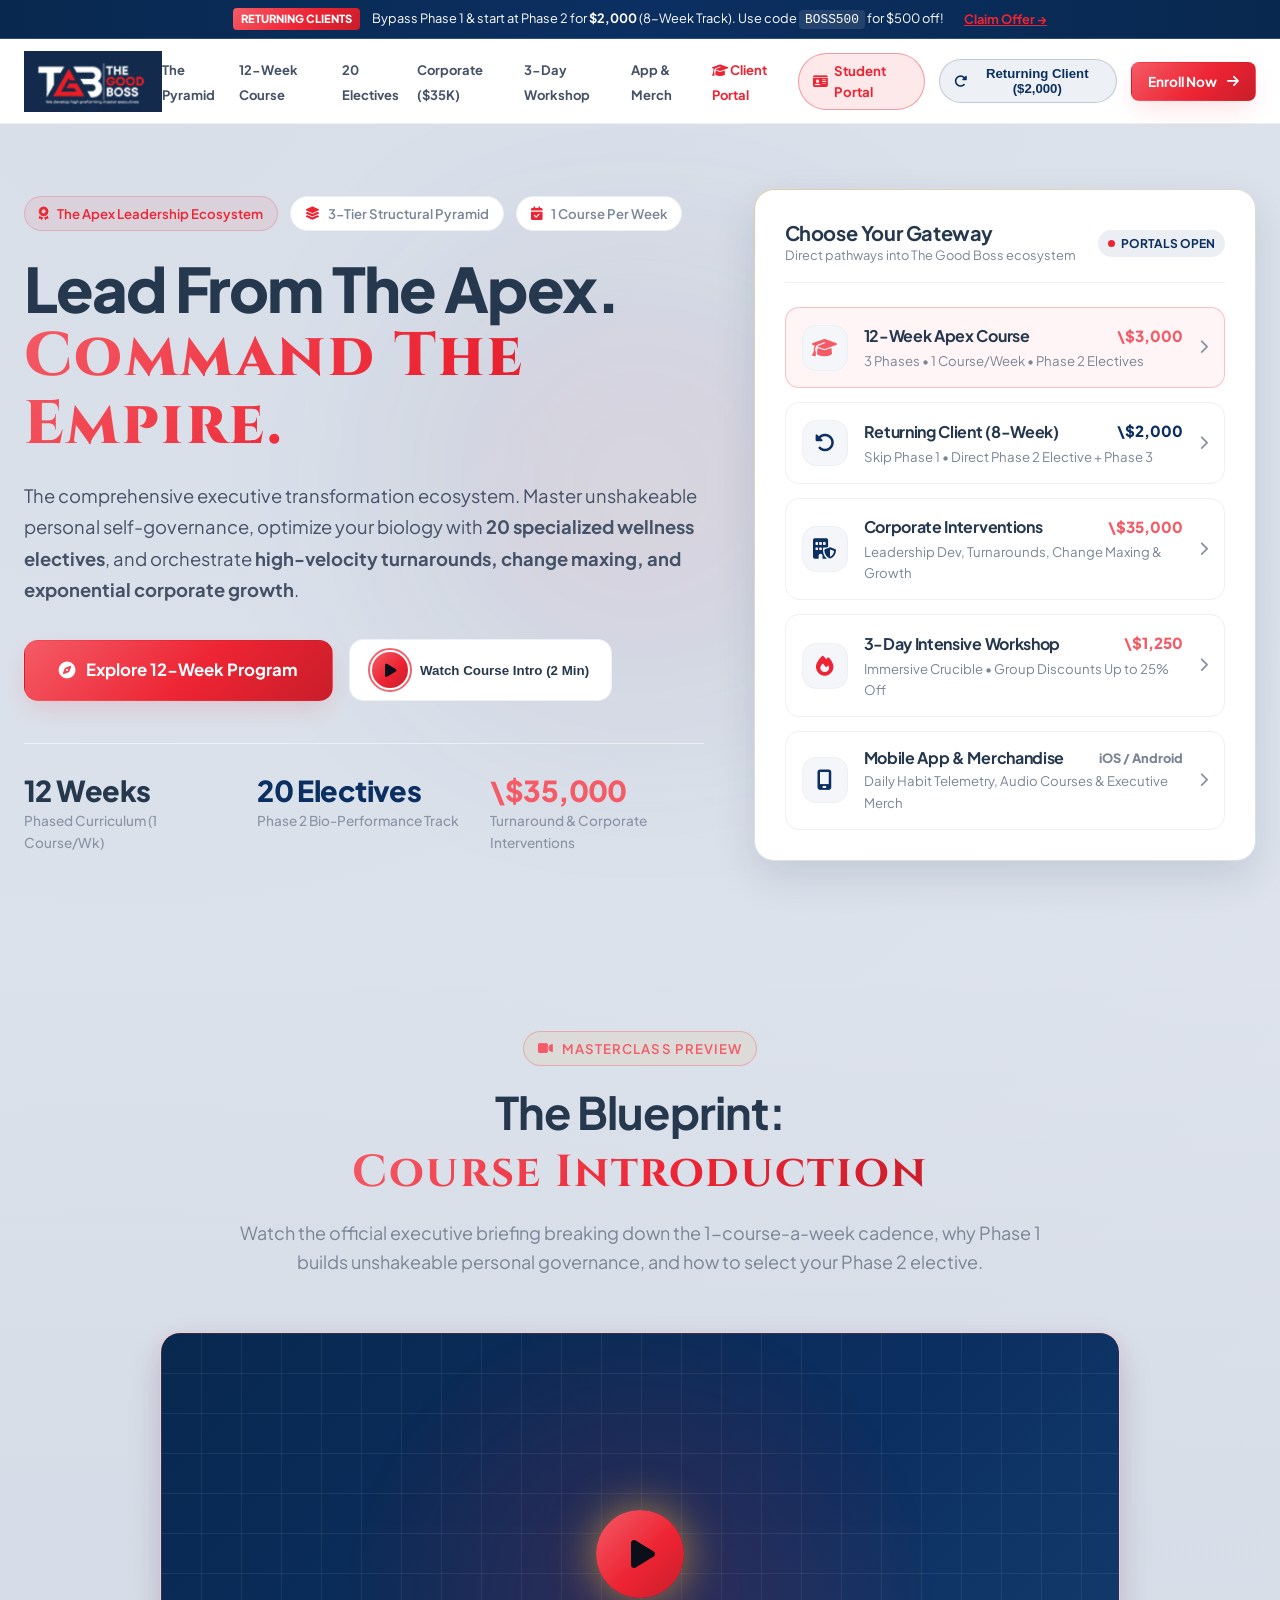
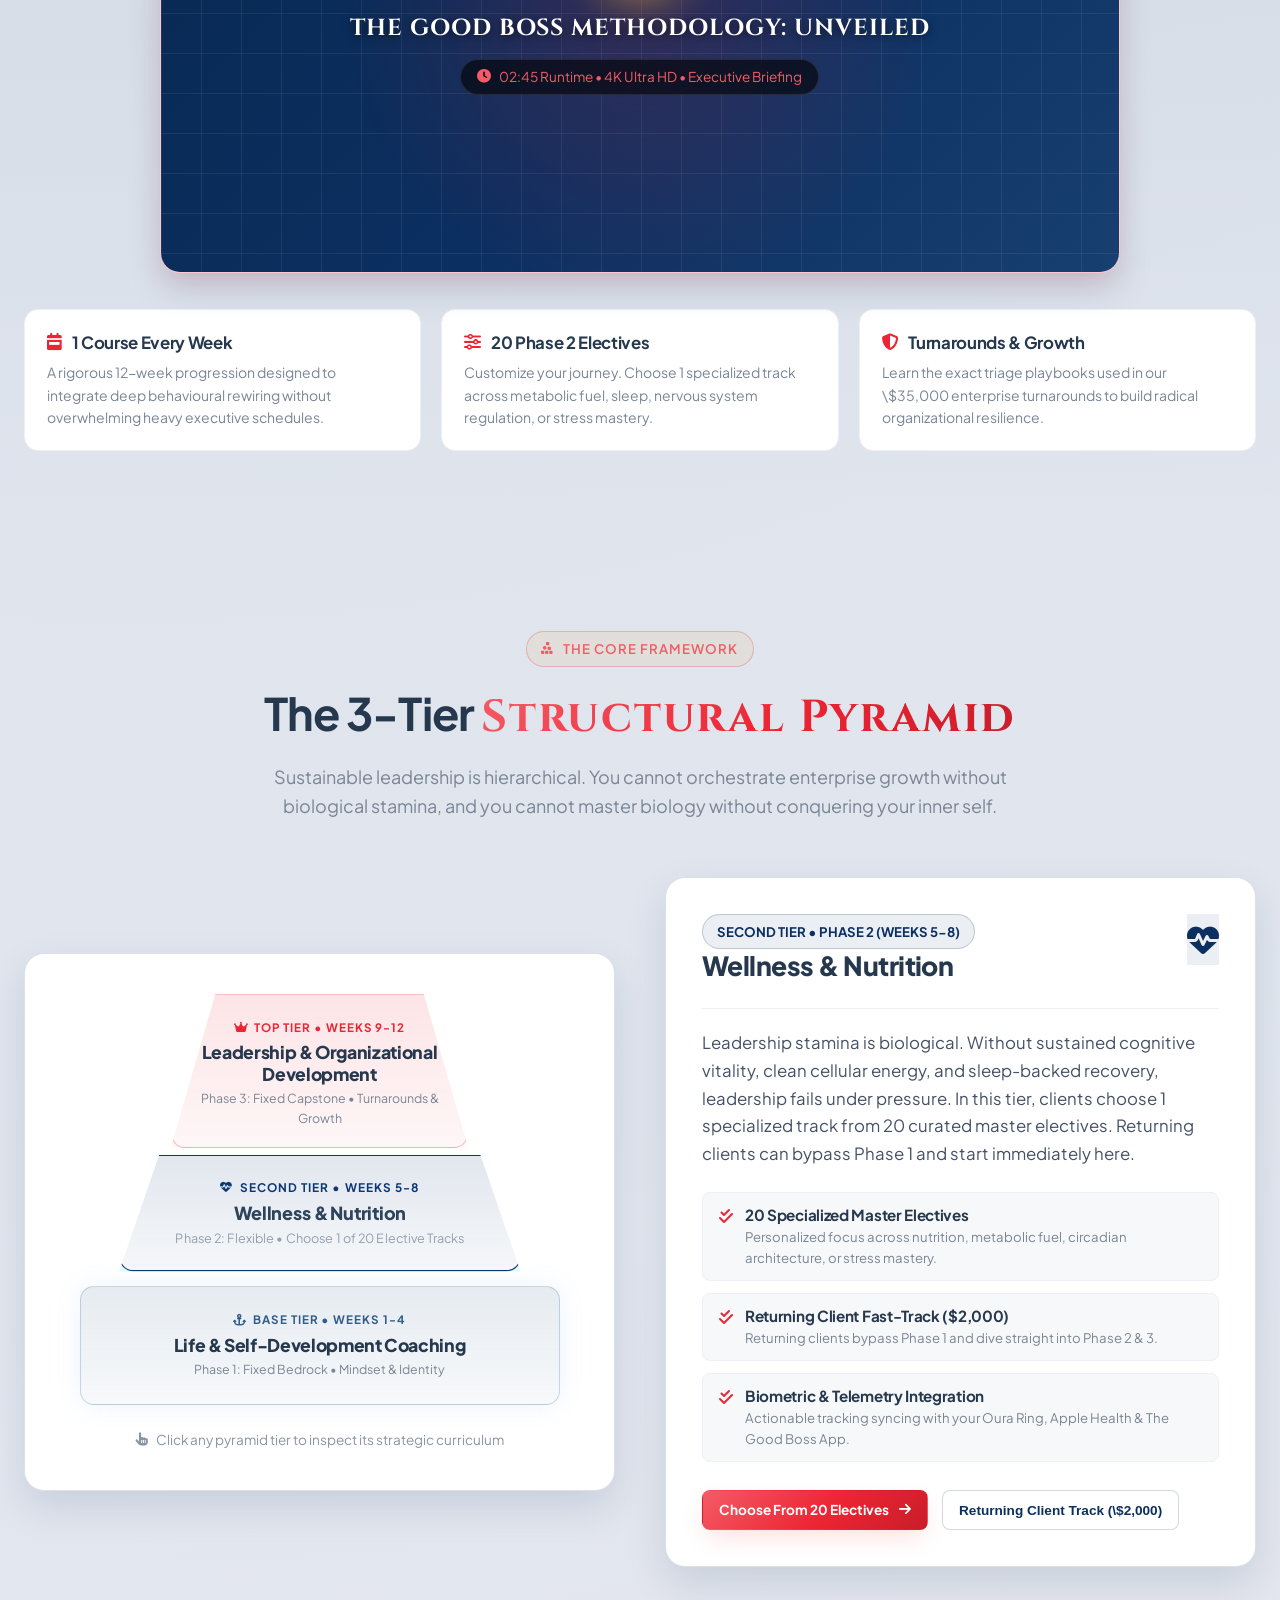
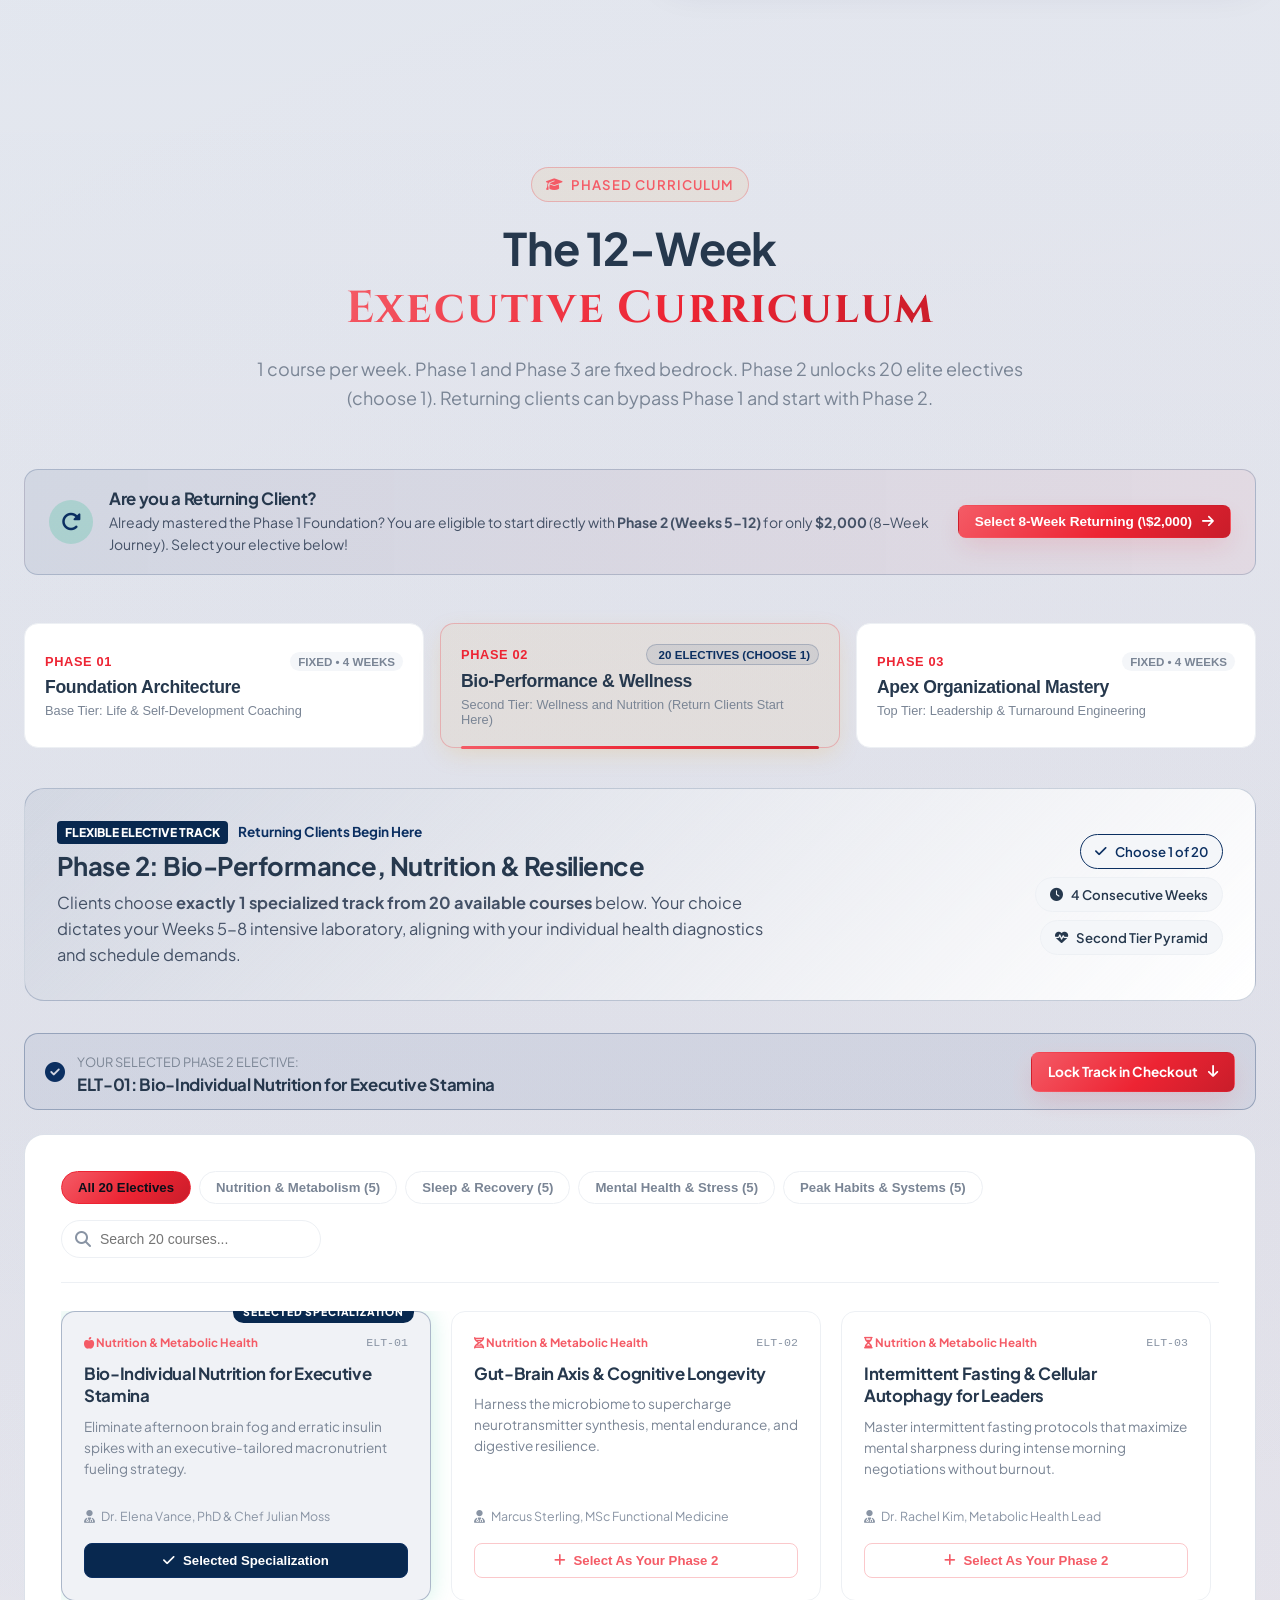
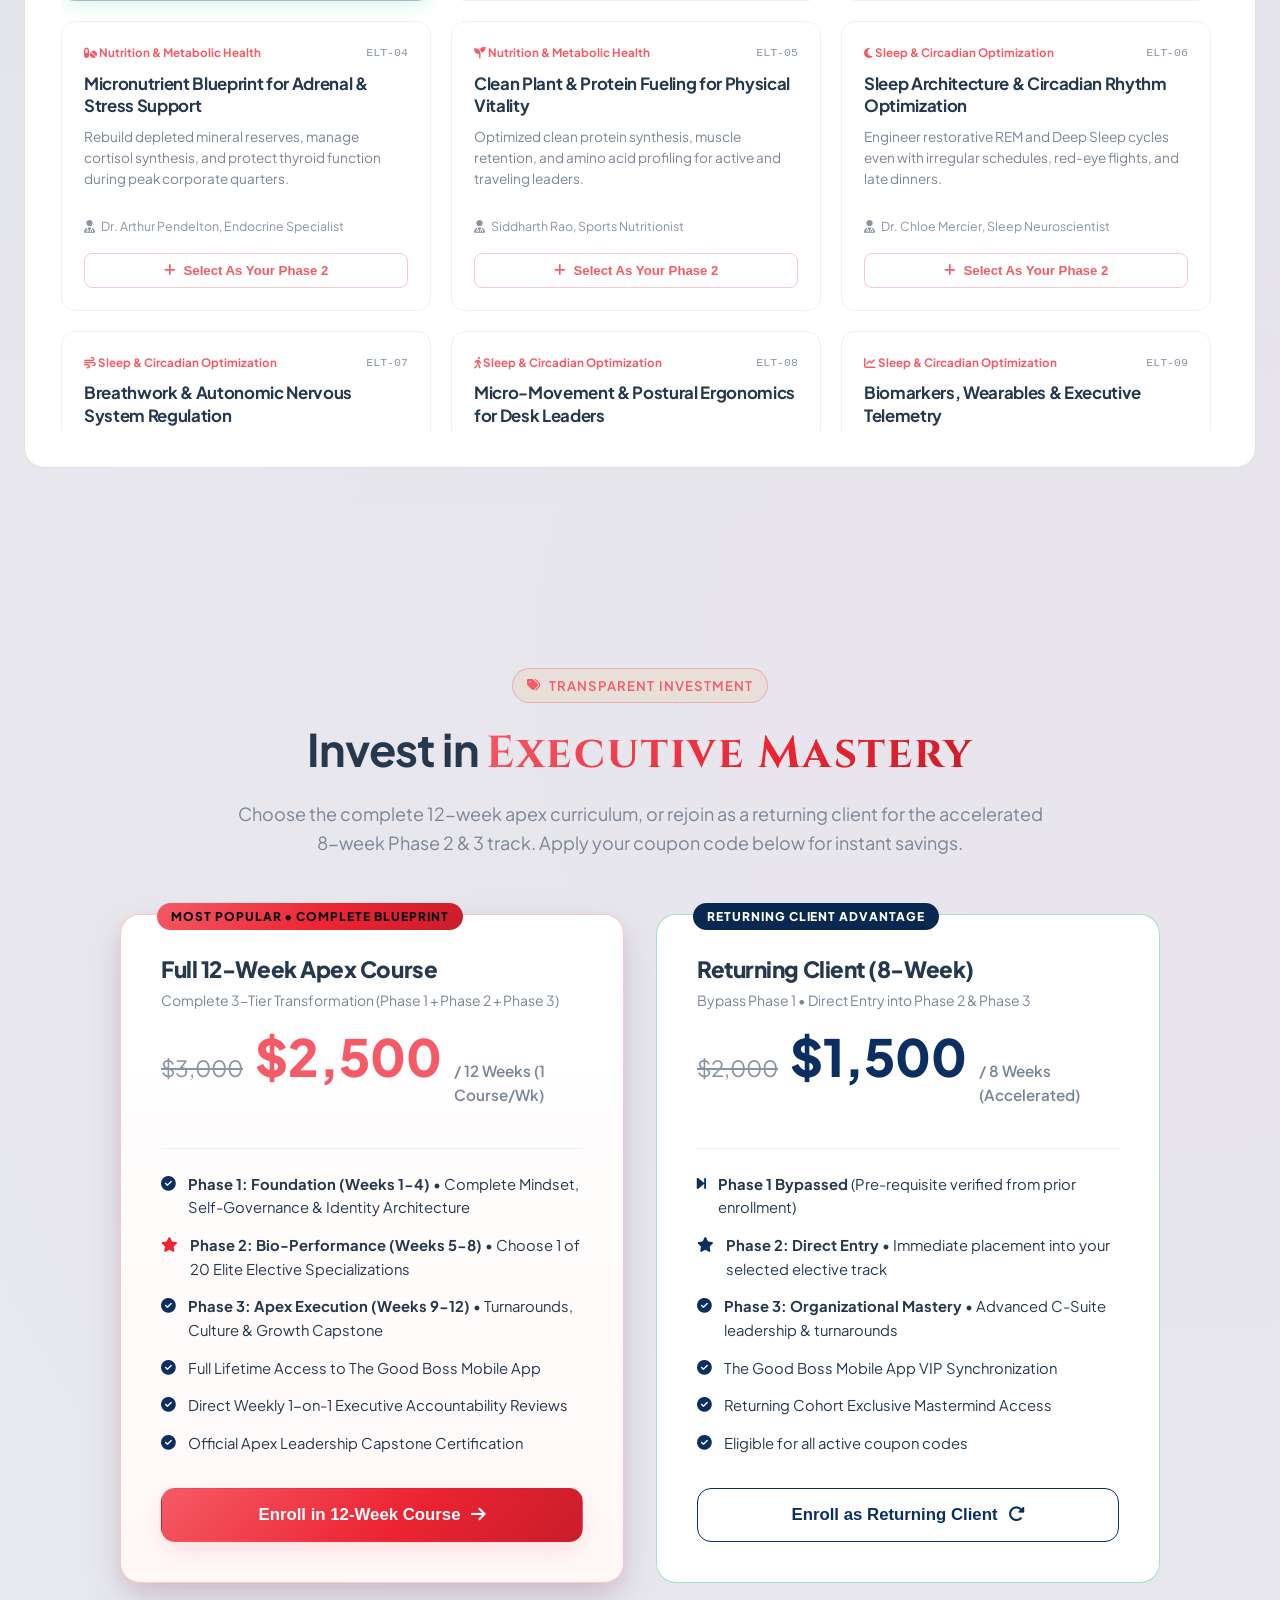
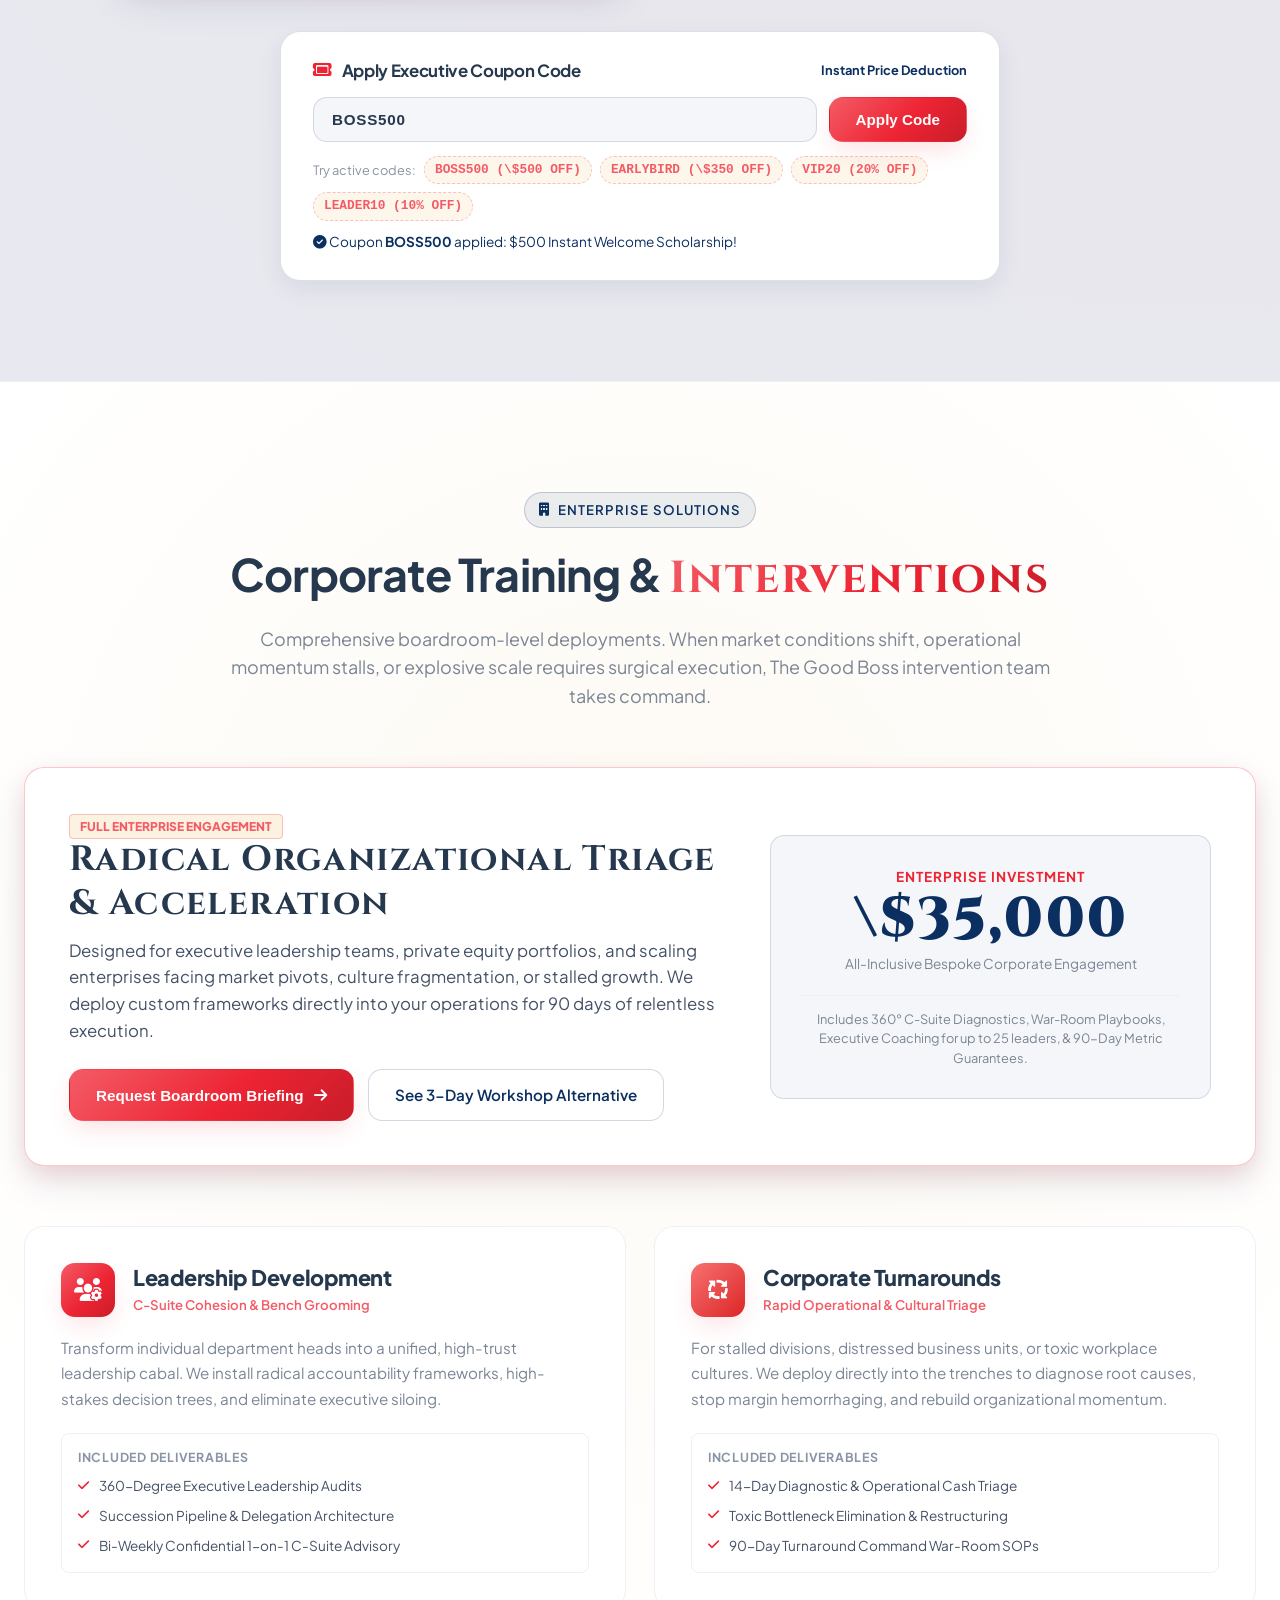
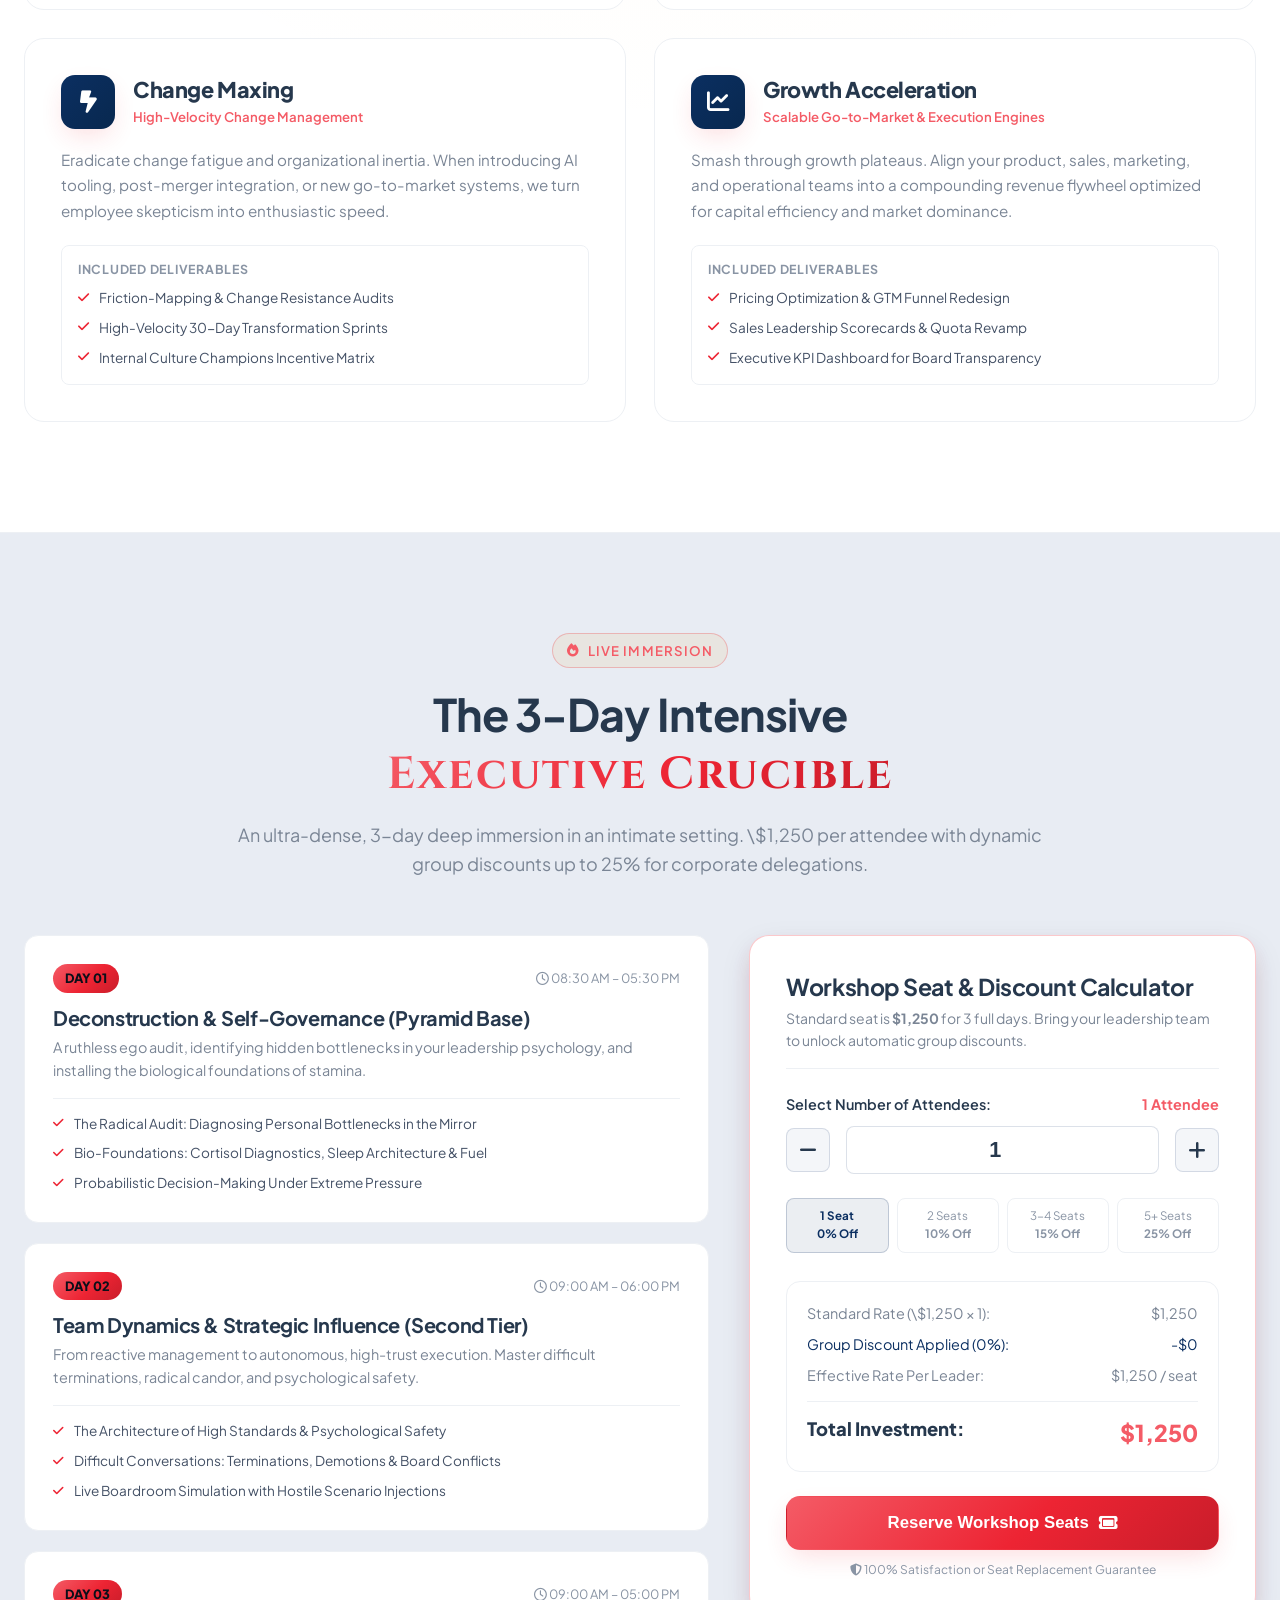
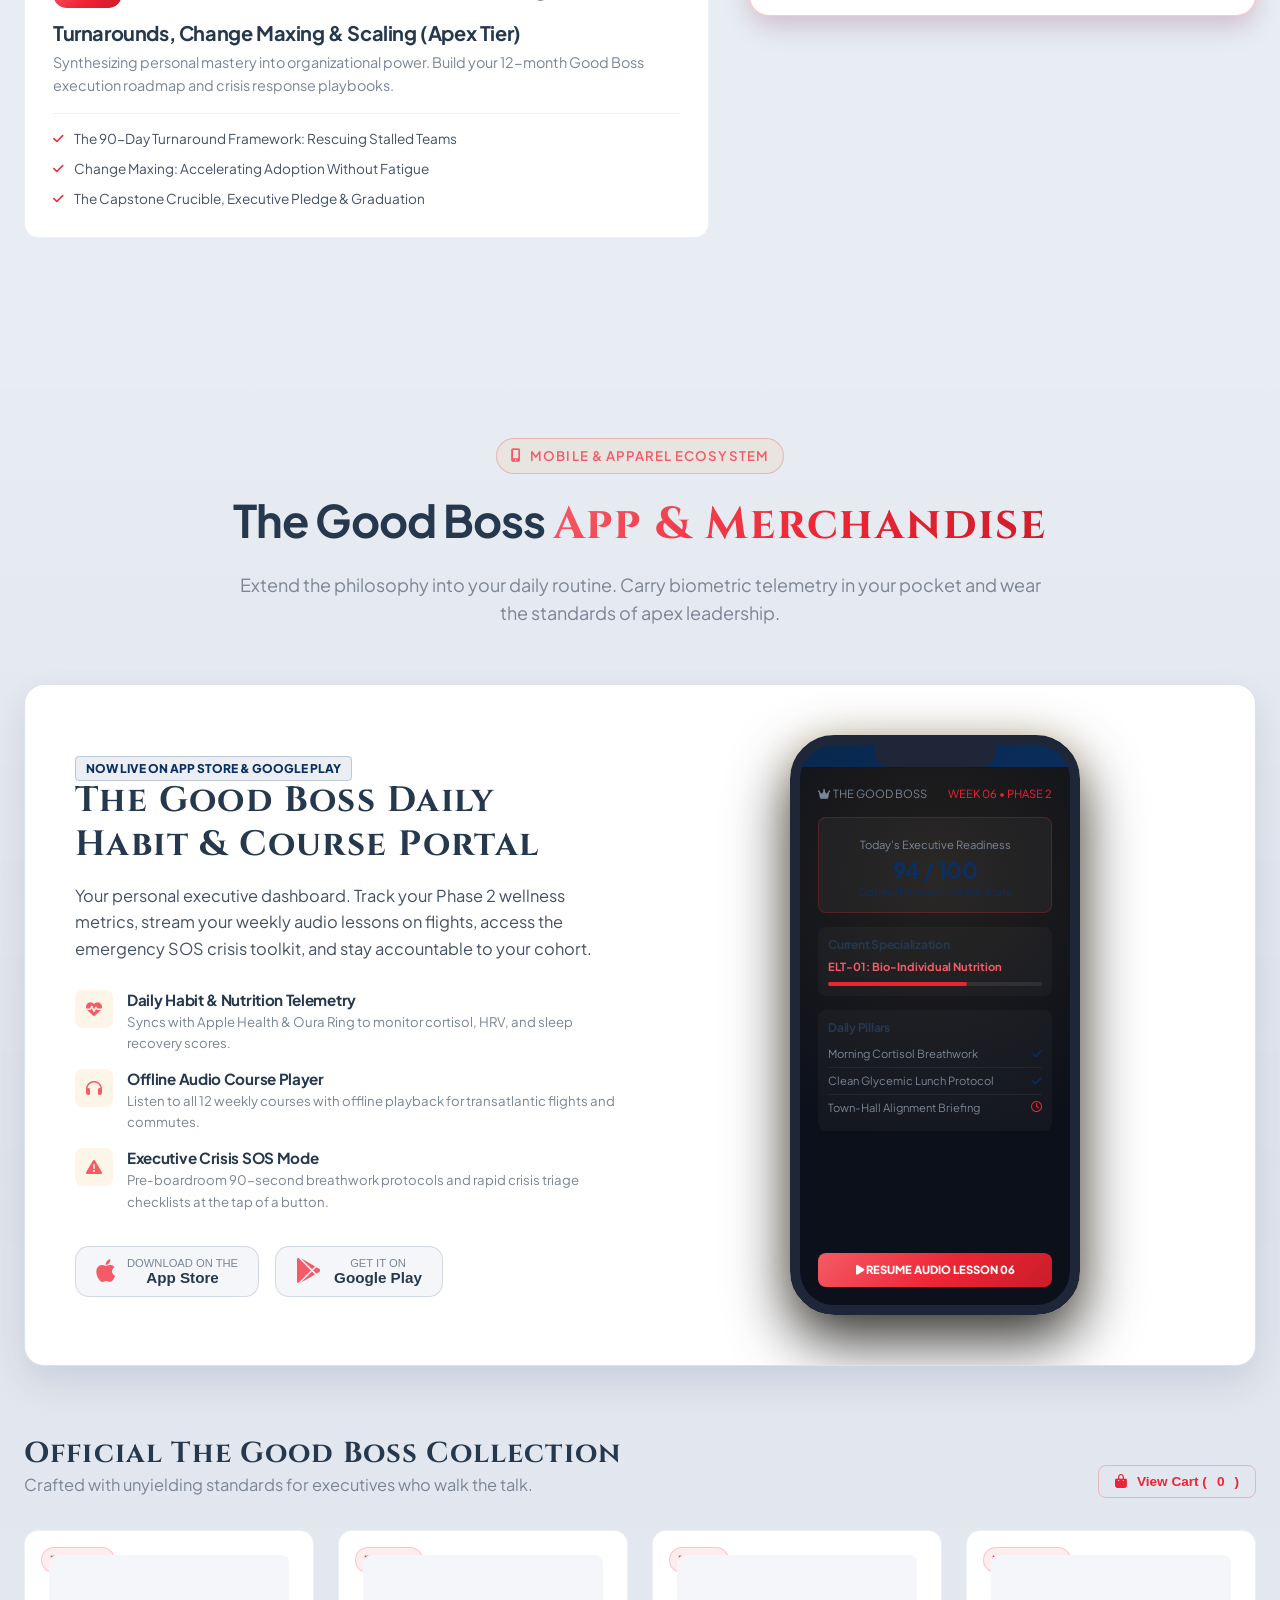
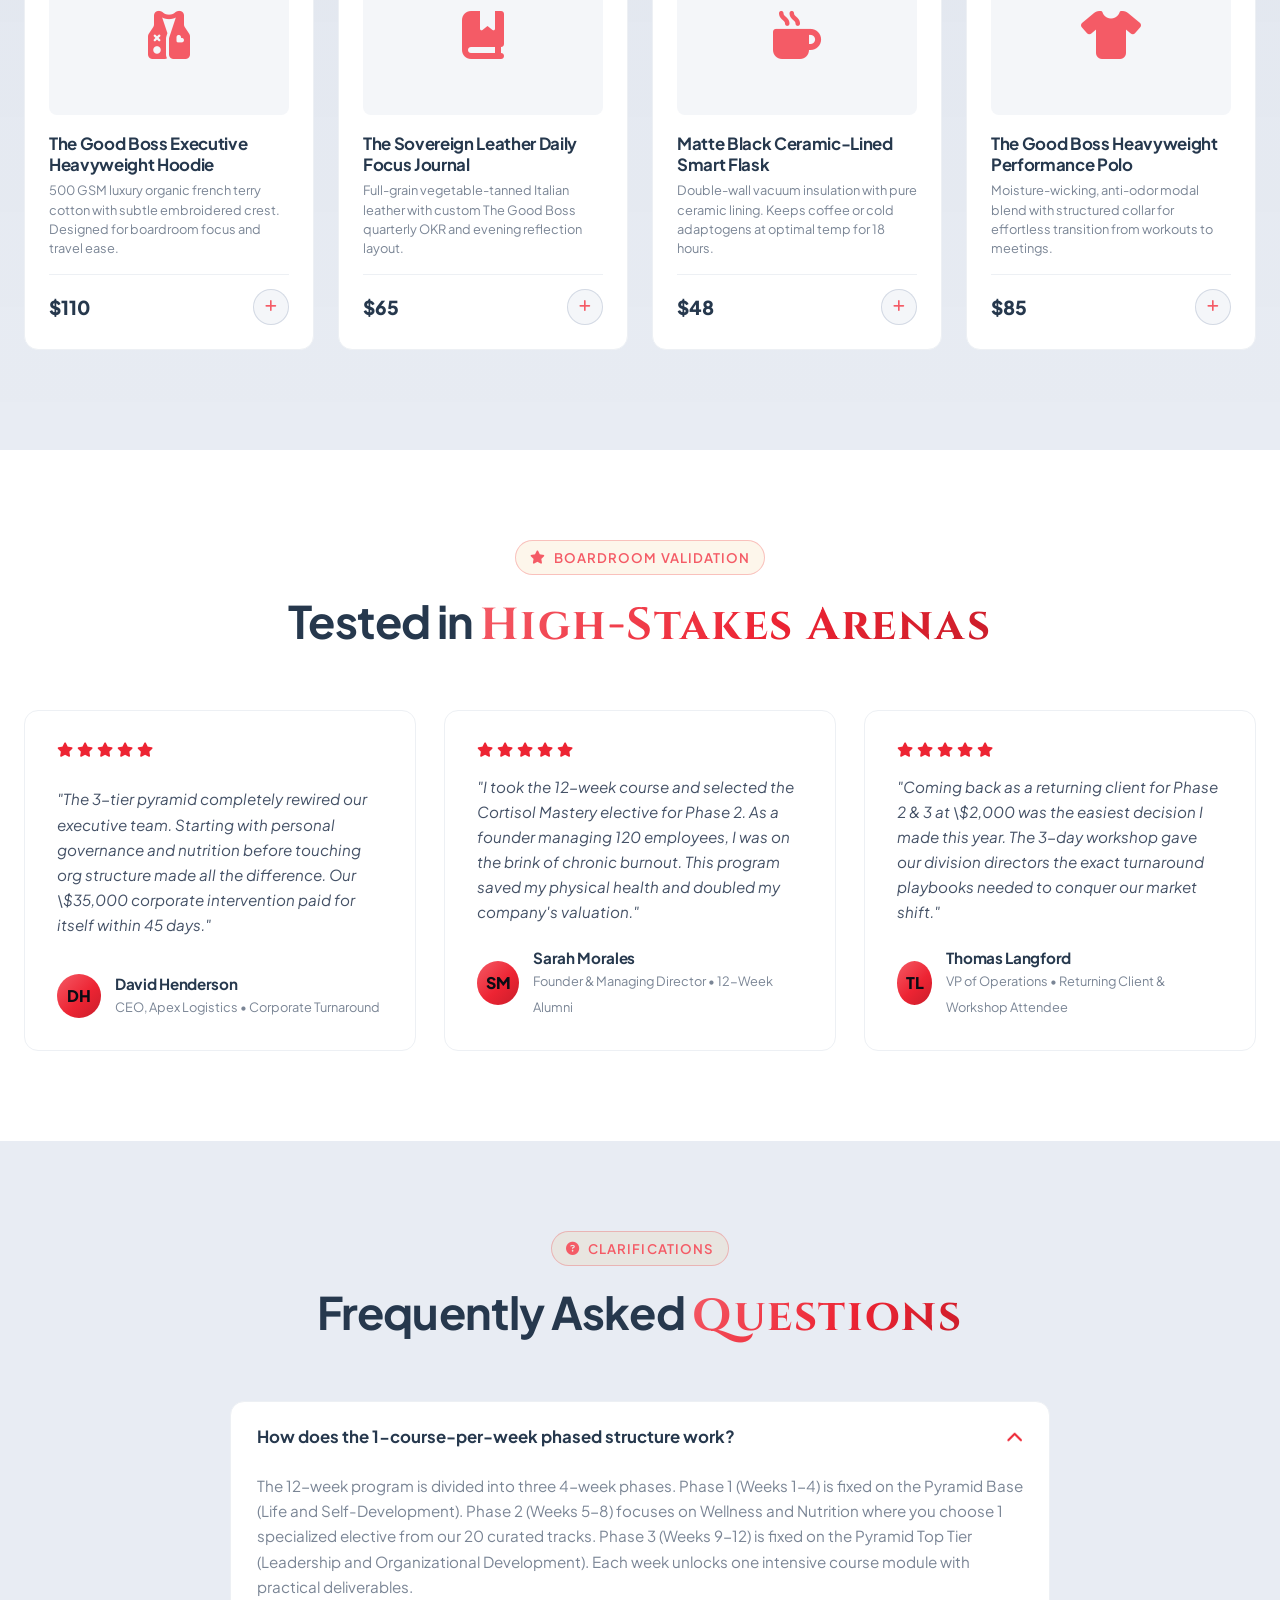
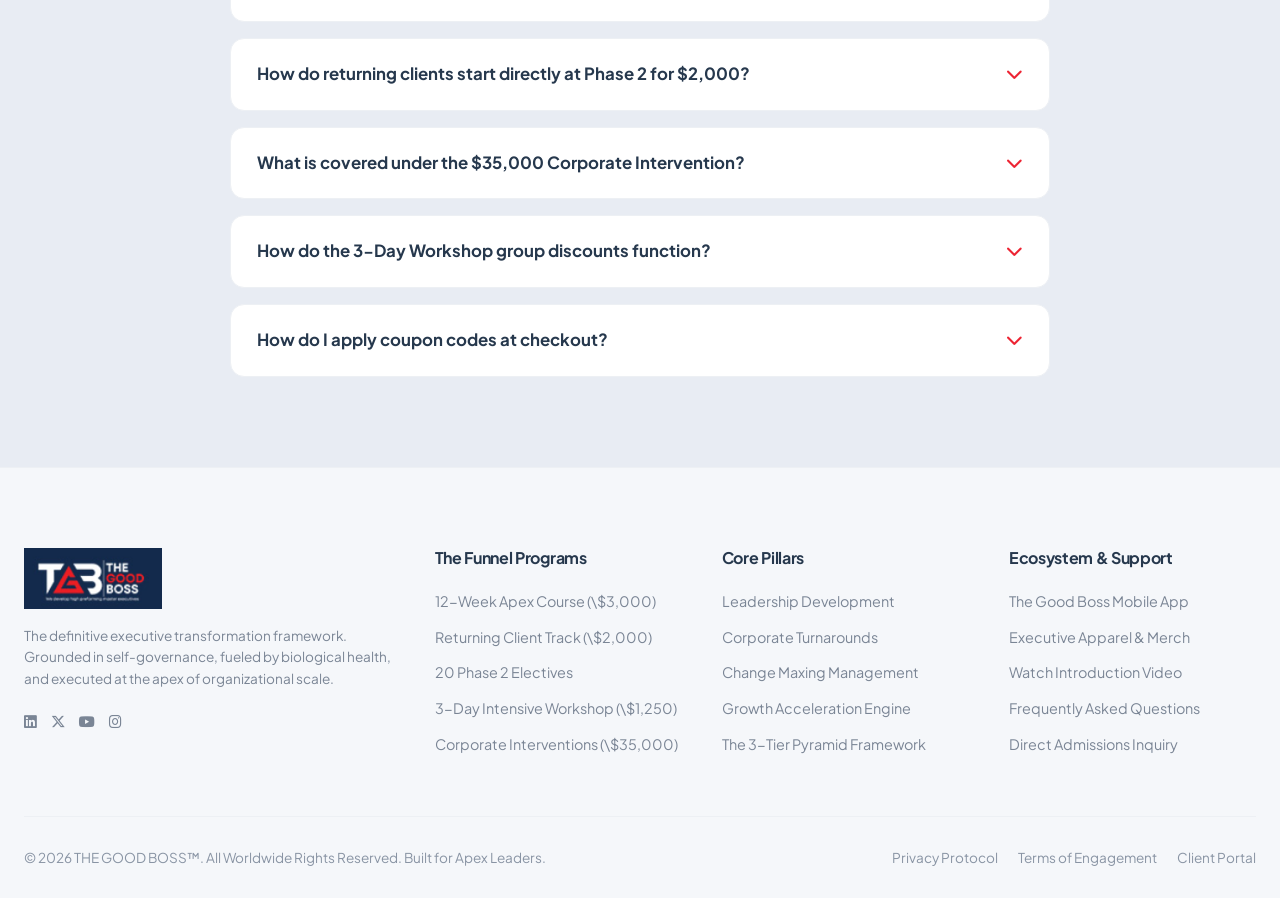
<file: index.html>
<!DOCTYPE html>
<html lang="en">

<head>
  <meta charset="UTF-8">
  <meta name="viewport" content="width=device-width, initial-scale=1.0">
  <title>THE GOOD BOSS | Apex Leadership, Wellness & Organizational Transformation</title>
  <meta name="description"
    content="The premier executive funnel for high-stakes leadership coaching, corporate turnarounds, 3-day crucibles, the 20-elective bio-performance track, and mobile app ecosystem.">

  <!-- Google Fonts: Plus Jakarta Sans & Cinzel -->
  <link rel="preconnect" href="https://fonts.googleapis.com">
  <link rel="preconnect" href="https://fonts.gstatic.com" crossorigin>
  <link
    href="https://fonts.googleapis.com/css2?family=Cinzel:wght@600;700;800;900&family=Plus+Jakarta+Sans:wght@300;400;500;600;700;800&display=swap"
    rel="stylesheet">

  <!-- Font Awesome 6 Icons -->
  <link rel="stylesheet" href="https://cdnjs.cloudflare.com/ajax/libs/font-awesome/6.5.1/css/all.min.css">

  <!-- Custom Stylesheet -->
  <link rel="stylesheet" href="assets/css/funnel.css?v=20261124-dashboard-theme-4">
</head>

<body>

  <!-- ========================================================================
       TOP NOTIFICATION TICKER
       ======================================================================== -->
  <aside class="top-announcement-bar" style="background: linear-gradient(90deg, #08284f 0%, #0b2f61 50%, #08284f 100%); border-bottom: 1px solid rgba(255, 255, 255, 0.16); padding: 8px 16px; font-size: 0.8rem; text-align: center; color: #ffffff; position: relative; z-index: 1001;">
    <div class="container" style="display: flex; align-items: center; justify-content: center; gap: 12px; flex-wrap: wrap;">
      <span class="badge" style="background: var(--gold-gradient); color: #ffffff; font-weight: 800; padding: 2px 8px; border-radius: 4px; font-size: 0.7rem;">RETURNING CLIENTS</span>
      <span>Bypass Phase 1 &amp; start at Phase 2 for <strong>$2,000</strong> (8-Week Track). Use code <code style="background: rgba(255,255,255,0.1); padding: 2px 6px; border-radius: 4px; color: #fff;">BOSS500</code> for $500 off!</span>
      <a href="#pricing" style="color: var(--gold-400); text-decoration: underline; font-weight: 700; margin-left: 8px;">Claim Offer &rarr;</a>
    </div>
  </aside>

  <!-- ========================================================================
       NAVIGATION BAR
       ======================================================================== -->
  <header class="navbar" id="navbar">
    <div class="container nav-container">
      <a href="#hero" class="nav-brand" aria-label="The Good Boss home">
        <img src="assets/images/brand-logo.png" alt="The Good Boss" class="brand-logo">
      </a>

      <nav id="primaryNavigation">
        <ul class="nav-links">
          <li><a href="#pyramid" class="nav-link">The Pyramid</a></li>
          <li><a href="#courses" class="nav-link">12-Week Course</a></li>
          <li><a href="#electives" class="nav-link">20 Electives</a></li>
          <li><a href="#corporate" class="nav-link">Corporate ($35K)</a></li>
          <li><a href="#workshop" class="nav-link">3-Day Workshop</a></li>
          <li><a href="#ecosystem" class="nav-link">App &amp; Merch</a></li>
          <li><a href="login.html" class="nav-link" style="color: #ed2433; font-weight: 700;"><i class="fa-solid fa-graduation-cap"></i> Client Portal</a></li>
          <li class="mobile-returning-link"><a href="#pricing" class="nav-link" onclick="setPlanAndScroll('returning')">Returning Client ($2,000)</a></li>
        </ul>
      </nav>

      <div class="nav-actions">
        <a href="login.html" class="nav-returning-badge" style="border-color: rgba(237, 36, 51, 0.4); color: #ed2433; background: rgba(237, 36, 51, 0.1);">
          <i class="fa-solid fa-id-card"></i> Student Portal
        </a>
        <button class="nav-returning-badge" onclick="setPlanAndScroll('returning')">
          <i class="fa-solid fa-rotate-right"></i> Returning Client ($2,000)
        </button>
        <a href="#pricing" class="btn btn-primary btn-sm">
          <span>Enroll Now</span>
          <i class="fa-solid fa-arrow-right"></i>
        </a>
        <button class="mobile-toggle" id="mobileToggle" aria-label="Toggle Navigation Menu" aria-controls="primaryNavigation" aria-expanded="false">
          <i class="fa-solid fa-bars"></i>
        </button>
      </div>
    </div>
  </header>

  <main>
    <!-- ======================================================================
         HERO SECTION - MARKETING FUNNEL LAUNCHPAD
         Funnel to: Coaching Courses, Merchandise Mobile App, 3-Day Workshop, Corporate
         ====================================================================== -->
    <section class="hero" id="hero">
      <div class="hero-bg-glow"></div>
      <div class="container hero-grid">
        <div class="hero-content">
          <div class="hero-badge-group">
            <span class="hero-badge highlight"><i class="fa-solid fa-award"></i> The Apex Leadership Ecosystem</span>
            <span class="hero-badge"><i class="fa-solid fa-layer-group"></i> 3-Tier Structural Pyramid</span>
            <span class="hero-badge"><i class="fa-solid fa-calendar-check"></i> 1 Course Per Week</span>
          </div>

          <h1 class="hero-title">
            Lead From The Apex.<br>
            <span class="gradient-text-gold font-serif">Command The Empire.</span>
          </h1>

          <p class="hero-description">
            The comprehensive executive transformation ecosystem. Master unshakeable personal self-governance, optimize
            your biology with <strong>20 specialized wellness electives</strong>, and orchestrate <strong>high-velocity
              turnarounds, change maxing, and exponential corporate growth</strong>.
          </p>

          <div class="hero-cta-group">
            <a href="#pricing" class="btn btn-primary btn-lg">
              <i class="fa-solid fa-compass"></i>
              <span>Explore 12-Week Program</span>
            </a>

            <button class="btn-video-trigger" onclick="openVideoModal()">
              <span class="pulse-play-icon"><i class="fa-solid fa-play"></i></span>
              <span>Watch Course Intro (2 Min)</span>
            </button>
          </div>

          <div class="hero-stats-row">
            <div class="stat-item">
              <h4>12 Weeks</h4>
              <p>Phased Curriculum (1 Course/Wk)</p>
            </div>
            <div class="stat-item">
              <h4 style="color: var(--emerald-400);">20 Electives</h4>
              <p>Phase 2 Bio-Performance Track</p>
            </div>
            <div class="stat-item">
              <h4 style="color: var(--gold-300);">\$35,000</h4>
              <p>Turnaround &amp; Corporate Interventions</p>
            </div>
          </div>
        </div>

        <!-- Right Side: Marketing Funnel Directory Card -->
        <div class="hero-funnel-card">
          <div class="funnel-card-header">
            <div>
              <h3>Choose Your Gateway</h3>
              <p style="font-size: 0.8rem; color: var(--text-muted);">Direct pathways into The Good Boss ecosystem</p>
            </div>
            <div class="badge-live-portal">
              <span class="live-indicator-dot"></span>
              PORTALS OPEN
            </div>
          </div>

          <div class="funnel-options-list">
            <!-- Funnel 1: 12-Week Course -->
            <a href="#courses" class="funnel-option-btn featured">
              <div class="funnel-icon">
                <i class="fa-solid fa-graduation-cap"></i>
              </div>
              <div class="funnel-text">
                <div class="funnel-text-top">
                  <h4>12-Week Apex Course</h4>
                  <span class="funnel-price-tag">\$3,000</span>
                </div>
                <p>3 Phases &bull; 1 Course/Week &bull; Phase 2 Electives</p>
              </div>
              <i class="fa-solid fa-chevron-right funnel-arrow"></i>
            </a>

            <!-- Funnel 2: Returning Client -->
            <a href="#pricing" onclick="setPlanAndScroll('returning')" class="funnel-option-btn">
              <div class="funnel-icon" style="color: var(--emerald-400);">
                <i class="fa-solid fa-rotate-left"></i>
              </div>
              <div class="funnel-text">
                <div class="funnel-text-top">
                  <h4>Returning Client (8-Week)</h4>
                  <span class="funnel-price-tag emerald">\$2,000</span>
                </div>
                <p>Skip Phase 1 &bull; Direct Phase 2 Elective + Phase 3</p>
              </div>
              <i class="fa-solid fa-chevron-right funnel-arrow"></i>
            </a>

            <!-- Funnel 3: Corporate Interventions -->
            <a href="#corporate" class="funnel-option-btn">
              <div class="funnel-icon" style="color: #0b2f61;">
                <i class="fa-solid fa-building-shield"></i>
              </div>
              <div class="funnel-text">
                <div class="funnel-text-top">
                  <h4>Corporate Interventions</h4>
                  <span class="funnel-price-tag">\$35,000</span>
                </div>
                <p>Leadership Dev, Turnarounds, Change Maxing &amp; Growth</p>
              </div>
              <i class="fa-solid fa-chevron-right funnel-arrow"></i>
            </a>

            <!-- Funnel 4: 3-Day Workshop -->
            <a href="#workshop" class="funnel-option-btn">
              <div class="funnel-icon" style="color: #ed2433;">
                <i class="fa-solid fa-fire"></i>
              </div>
              <div class="funnel-text">
                <div class="funnel-text-top">
                  <h4>3-Day Intensive Workshop</h4>
                  <span class="funnel-price-tag">\$1,250</span>
                </div>
                <p>Immersive Crucible &bull; Group Discounts Up to 25% Off</p>
              </div>
              <i class="fa-solid fa-chevron-right funnel-arrow"></i>
            </a>

            <!-- Funnel 5: Merchandise & Mobile App -->
            <a href="#ecosystem" class="funnel-option-btn">
              <div class="funnel-icon" style="color: #0b2f61;">
                <i class="fa-solid fa-mobile-screen"></i>
              </div>
              <div class="funnel-text">
                <div class="funnel-text-top">
                  <h4>Mobile App &amp; Merchandise</h4>
                  <span class="funnel-price-tag" style="color: var(--text-muted); font-size: 0.8rem;">iOS /
                    Android</span>
                </div>
                <p>Daily Habit Telemetry, Audio Courses &amp; Executive Merch</p>
              </div>
              <i class="fa-solid fa-chevron-right funnel-arrow"></i>
            </a>
          </div>
        </div>
      </div>
    </section>

    <!-- ======================================================================
         COURSE INTRODUCTION VIDEO SECTION
         Client Requirement: "For the course: I need an introduction video."
         ====================================================================== -->
    <section class="video-section" id="intro-video">
      <div class="container">
        <div class="section-header">
          <span class="section-tag"><i class="fa-solid fa-video"></i> Masterclass Preview</span>
          <h2 class="section-title">The Blueprint: <span class="gradient-text-gold font-serif">Course
              Introduction</span></h2>
          <p class="section-subtitle">
            Watch the official executive briefing breaking down the 1-course-a-week cadence, why Phase 1 builds
            unshakeable personal governance, and how to select your Phase 2 elective.
          </p>
        </div>

        <div class="video-player-container">
          <div class="video-thumbnail-box" onclick="openVideoModal()">
            <div class="video-backdrop-mesh"></div>
            <div class="video-play-center">
              <div class="giant-play-btn">
                <i class="fa-solid fa-play"></i>
              </div>
              <h3 class="video-intro-title font-serif">THE GOOD BOSS METHODOLOGY: UNVEILED</h3>
              <div class="video-meta-tag">
                <i class="fa-solid fa-clock"></i> 02:45 Runtime &bull; 4K Ultra HD &bull; Executive Briefing
              </div>
            </div>
          </div>
        </div>

        <div class="video-key-takeaways">
          <div class="takeaway-card">
            <h4><i class="fa-solid fa-calendar-week"></i> 1 Course Every Week</h4>
            <p>A rigorous 12-week progression designed to integrate deep behavioural rewiring without overwhelming heavy
              executive schedules.</p>
          </div>
          <div class="takeaway-card">
            <h4><i class="fa-solid fa-sliders"></i> 20 Phase 2 Electives</h4>
            <p>Customize your journey. Choose 1 specialized track across metabolic fuel, sleep, nervous system
              regulation, or stress mastery.</p>
          </div>
          <div class="takeaway-card">
            <h4><i class="fa-solid fa-shield-halved"></i> Turnarounds &amp; Growth</h4>
            <p>Learn the exact triage playbooks used in our \$35,000 enterprise turnarounds to build radical
              organizational resilience.</p>
          </div>
        </div>
      </div>
    </section>

    <!-- ======================================================================
         THE STRUCTURAL PYRAMID SECTION
         Client Requirement: "I need a pyramid showing structure. 
         Base- life and Self development coaching. 
         Second tier- wellness and nutrition. 
         Top-Leadership and Organizational development"
         ====================================================================== -->
    <section class="pyramid-section" id="pyramid">
      <div class="container">
        <div class="section-header">
          <span class="section-tag"><i class="fa-solid fa-cubes-stacked"></i> The Core Framework</span>
          <h2 class="section-title">The 3-Tier <span class="gradient-text-gold font-serif">Structural Pyramid</span>
          </h2>
          <p class="section-subtitle">
            Sustainable leadership is hierarchical. You cannot orchestrate enterprise growth without biological stamina,
            and you cannot master biology without conquering your inner self.
          </p>
        </div>

        <div class="pyramid-showcase-grid">
          <!-- Visual Interactive 3-Tier Pyramid -->
          <div class="pyramid-visual-wrapper">
            <div class="pyramid-container" id="pyramidContainer">
              <!-- Tier 3: Top Tier -->
              <div class="pyramid-tier tier-top" id="tierTop" onclick="selectTier('top')"
                onmouseenter="previewTier('top')">
                <span class="tier-tag"><i class="fa-solid fa-crown"></i> Top Tier &bull; Weeks 9-12</span>
                <h3 class="tier-title">Leadership &amp; Organizational Development</h3>
                <span class="tier-phase-note">Phase 3: Fixed Capstone &bull; Turnarounds &amp; Growth</span>
              </div>

              <!-- Tier 2: Second Tier (Middle) -->
              <div class="pyramid-tier tier-middle active" id="tierMiddle" onclick="selectTier('middle')"
                onmouseenter="previewTier('middle')">
                <span class="tier-tag"><i class="fa-solid fa-heart-pulse"></i> Second Tier &bull; Weeks 5-8</span>
                <h3 class="tier-title">Wellness &amp; Nutrition</h3>
                <span class="tier-phase-note">Phase 2: Flexible &bull; Choose 1 of 20 Elective Tracks</span>
              </div>

              <!-- Tier 1: Base Tier -->
              <div class="pyramid-tier tier-base" id="tierBase" onclick="selectTier('base')"
                onmouseenter="previewTier('base')">
                <span class="tier-tag"><i class="fa-solid fa-anchor"></i> Base Tier &bull; Weeks 1-4</span>
                <h3 class="tier-title">Life &amp; Self-Development Coaching</h3>
                <span class="tier-phase-note">Phase 1: Fixed Bedrock &bull; Mindset &amp; Identity</span>
              </div>
            </div>

            <div class="pyramid-prompt">
              <i class="fa-solid fa-hand-pointer"></i> Click any pyramid tier to inspect its strategic curriculum
            </div>
          </div>

          <!-- Dynamic Inspector Panel for the Pyramid -->
          <div class="pyramid-inspector-card" id="pyramidInspector">
            <div class="inspector-header">
              <div>
                <span class="inspector-tier-badge middle" id="inspectorTierBadge">Second Tier &bull; Phase 2</span>
                <h3 class="inspector-title" id="inspectorTitle">Wellness &amp; Nutrition</h3>
              </div>
              <div class="inspector-icon" style="font-size: 2rem; color: var(--emerald-400);" id="inspectorIcon">
                <i class="fa-solid fa-heart-pulse"></i>
              </div>
            </div>

            <p class="inspector-philosophy" id="inspectorDesc">
              Leadership stamina is biological. Without sustained cognitive vitality, clean cellular energy, and
              sleep-backed recovery, leadership fails. In this tier, clients choose 1 specialized track from 20 curated
              master electives. Returning clients can bypass Phase 1 and start immediately here.
            </p>

            <div class="inspector-features-grid" id="inspectorFeatures">
              <div class="inspector-feature-item">
                <i class="fa-solid fa-check-double"></i>
                <div>
                  <h5>20 Specialized Master Electives</h5>
                  <p>Choose 1 personalized track across metabolic fuel, circadian architecture, or stress resilience.
                  </p>
                </div>
              </div>
              <div class="inspector-feature-item">
                <i class="fa-solid fa-check-double"></i>
                <div>
                  <h5>Direct Fast-Track for Returning Clients</h5>
                  <p>Return clients can start directly here for an 8-week intensive at \$2,000.</p>
                </div>
              </div>
            </div>

            <div class="inspector-actions">
              <a href="#courses" class="btn btn-primary btn-sm" id="inspectorCta">
                <span>View Phase 2 Electives</span>
                <i class="fa-solid fa-arrow-right"></i>
              </a>
              <button class="btn btn-secondary btn-sm" onclick="setPlanAndScroll('returning')">
                <span>Returning Client Track (\$2,000)</span>
              </button>
            </div>
          </div>
        </div>
      </div>
    </section>

    <!-- ======================================================================
         THE 12-WEEK COACHING COURSE & PHASE MATRIX
         Client Requirement: 
         "1 course a week. 4 courses for phase 1. 4 courses for phase 2. 4 courses phase 3.
         The phase 2 courses will draw on 20 potential courses, that can be chosen from. 
         They only get to chose 1. For return clients, they can start with phase 2.
         Phase 1 and 3 are fixed.
         Pricing is $3,000 for 12 week course. $2,000 for returning 8 week clients. 
         There will be a coupon code."
         ====================================================================== -->
    <section class="courses-section" id="courses">
      <div class="container">
        <div class="section-header">
          <span class="section-tag"><i class="fa-solid fa-graduation-cap"></i> Phased Curriculum</span>
          <h2 class="section-title">The 12-Week <span class="gradient-text-gold font-serif">Executive Curriculum</span>
          </h2>
          <p class="section-subtitle">
            1 course per week. Phase 1 and Phase 3 are fixed bedrock. Phase 2 unlocks 20 elite electives (choose 1).
            Returning clients can bypass Phase 1 and start with Phase 2.
          </p>
        </div>

        <!-- Returning Client Banner -->
        <div class="returning-client-hero-alert">
          <div class="returning-alert-left">
            <div class="returning-icon-badge">
              <i class="fa-solid fa-rotate-right"></i>
            </div>
            <div class="returning-alert-text">
              <h4>Are you a Returning Client?</h4>
              <p>Already mastered the Phase 1 Foundation? You are eligible to start directly with <strong>Phase 2 (Weeks
                  5-12)</strong> for only <strong>$2,000</strong> (8-Week Journey). Select your elective below!</p>
            </div>
          </div>
          <button class="btn btn-primary btn-sm" onclick="setPlanAndScroll('returning')">
            <span>Select 8-Week Returning (\$2,000)</span>
            <i class="fa-solid fa-arrow-right"></i>
          </button>
        </div>

        <!-- Phase Tabs Navigation -->
        <div class="phase-nav-tabs">
          <button class="phase-tab-btn" id="tabPhase1" onclick="switchPhase('phase1')">
            <div class="phase-tab-header">
              <span class="phase-tab-number">PHASE 01</span>
              <span class="phase-tab-badge">FIXED &bull; 4 WEEKS</span>
            </div>
            <h4 class="phase-tab-title">Foundation Architecture</h4>
            <p class="phase-tab-sub">Base Tier: Life &amp; Self-Development Coaching</p>
          </button>

          <button class="phase-tab-btn active" id="tabPhase2" onclick="switchPhase('phase2')">
            <div class="phase-tab-header">
              <span class="phase-tab-number">PHASE 02</span>
              <span class="phase-tab-badge elective"><i class="fa-solid fa-sparkles"></i> 20 ELECTIVES (CHOOSE 1)</span>
            </div>
            <h4 class="phase-tab-title">Bio-Performance &amp; Wellness</h4>
            <p class="phase-tab-sub">Second Tier: Wellness and Nutrition (Return Clients Start Here)</p>
          </button>

          <button class="phase-tab-btn" id="tabPhase3" onclick="switchPhase('phase3')">
            <div class="phase-tab-header">
              <span class="phase-tab-number">PHASE 03</span>
              <span class="phase-tab-badge">FIXED &bull; 4 WEEKS</span>
            </div>
            <h4 class="phase-tab-title">Apex Organizational Mastery</h4>
            <p class="phase-tab-sub">Top Tier: Leadership &amp; Turnaround Engineering</p>
          </button>
        </div>

        <!-- PHASE 1 PANEL (FIXED) -->
        <div class="phase-panel" id="panelPhase1">
          <div class="phase-overview-card">
            <div class="phase-overview-info">
              <h3>Phase 1: Foundation Architecture (Weeks 1 to 4)</h3>
              <p>Fixed curriculum rooted in the pyramid's base tier. Deconstruct cognitive blind spots, master
                high-stakes emotional regulation, and forge the foundational creed of apex executive identity.</p>
            </div>
            <div class="phase-meta-tags">
              <span class="phase-meta-pill"><i class="fa-solid fa-lock"></i> Fixed Curriculum</span>
              <span class="phase-meta-pill"><i class="fa-solid fa-clock"></i> 1 Course Every Week</span>
              <span class="phase-meta-pill"><i class="fa-solid fa-layer-group"></i> Pyramid Base Tier</span>
            </div>
          </div>

          <div class="course-weeks-grid" id="phase1Grid">
            <!-- Dynamically populated or rendered via JS -->
          </div>
        </div>

        <!-- PHASE 2 PANEL (20 POTENTIAL ELECTIVES - CHOOSE 1) -->
        <div class="phase-panel active" id="panelPhase2">
          <div class="phase-overview-card"
            style="border-color: rgba(11, 47, 97, 0.2); background: linear-gradient(135deg, rgba(11, 47, 97, 0.06) 0%, #ffffff 100%);">
            <div class="phase-overview-info">
              <div style="display: flex; align-items: center; gap: 10px; margin-bottom: 6px;">
                <span class="badge"
                  style="background: var(--emerald-500); color: #fff; font-size: 0.75rem; font-weight: 800; padding: 2px 8px; border-radius: 4px;">FLEXIBLE
                  ELECTIVE TRACK</span>
                <span style="color: var(--emerald-400); font-size: 0.85rem; font-weight: 700;">Returning Clients Begin
                  Here</span>
              </div>
              <h3>Phase 2: Bio-Performance, Nutrition &amp; Resilience</h3>
              <p>Clients choose <strong>exactly 1 specialized track from 20 available courses</strong> below. Your
                choice dictates your Weeks 5-8 intensive laboratory, aligning with your individual health diagnostics
                and schedule demands.</p>
            </div>
            <div class="phase-meta-tags">
              <span class="phase-meta-pill" style="border-color: var(--emerald-400); color: var(--emerald-400);"><i
                  class="fa-solid fa-check"></i> Choose 1 of 20</span>
              <span class="phase-meta-pill"><i class="fa-solid fa-clock"></i> 4 Consecutive Weeks</span>
              <span class="phase-meta-pill"><i class="fa-solid fa-heart-pulse"></i> Second Tier Pyramid</span>
            </div>
          </div>

          <!-- Active Selection Banner -->
          <div class="active-selection-banner" id="activeElectiveBanner">
            <div class="active-selection-text">
              <i class="fa-solid fa-circle-check" style="color: var(--emerald-400); font-size: 1.25rem;"></i>
              <div>
                <span style="font-size: 0.8rem; color: var(--text-muted); text-transform: uppercase;">Your Selected
                  Phase 2 Elective:</span>
                <h4 id="selectedElectiveDisplayTitle" style="color: var(--text-main); font-size: 1.05rem;">ELT-01:
                  Bio-Individual Nutrition for Executive Stamina</h4>
              </div>
            </div>
            <a href="#pricing" class="btn btn-primary btn-sm">
              <span>Lock Track in Checkout</span>
              <i class="fa-solid fa-arrow-down"></i>
            </a>
          </div>

          <!-- 20 Electives Catalog Filter & Grid -->
          <div class="phase2-elective-container" id="electives">
            <div class="elective-filter-bar">
              <div class="elective-category-pills">
                <button class="category-pill active" onclick="filterElectives('All')">All 20 Electives</button>
                <button class="category-pill" onclick="filterElectives('Nutrition & Metabolic Health')">Nutrition &amp;
                  Metabolism (5)</button>
                <button class="category-pill" onclick="filterElectives('Sleep & Circadian Optimization')">Sleep &amp;
                  Recovery (5)</button>
                <button class="category-pill" onclick="filterElectives('Mental Health & Stress Mastery')">Mental Health
                  &amp; Stress (5)</button>
                <button class="category-pill" onclick="filterElectives('Peak Habit & Execution Systems')">Peak Habits
                  &amp; Systems (5)</button>
              </div>

              <div class="elective-search-box">
                <i class="fa-solid fa-magnifying-glass"></i>
                <input type="text" id="electiveSearchInput" placeholder="Search 20 courses..."
                  oninput="handleElectiveSearch(this.value)">
              </div>
            </div>

            <!-- The Grid of 20 Electives -->
            <div class="electives-grid" id="electivesGrid">
              <!-- Dynamically populated via JS from COURSE_DATA.electives -->
            </div>
          </div>
        </div>

        <!-- PHASE 3 PANEL (FIXED) -->
        <div class="phase-panel" id="panelPhase3">
          <div class="phase-overview-card" style="border-color: var(--border-gold);">
            <div class="phase-overview-info">
              <h3>Phase 3: Organizational Mastery &amp; Apex Execution (Weeks 9 to 12)</h3>
              <p>The pinnacle of The Good Boss framework. Fixed capstone curriculum scaling your personal power into
                enterprise systems, cultural architecture, corporate turnarounds, and exponential compounding growth.
              </p>
            </div>
            <div class="phase-meta-tags">
              <span class="phase-meta-pill"><i class="fa-solid fa-lock"></i> Fixed Curriculum</span>
              <span class="phase-meta-pill"><i class="fa-solid fa-crown"></i> Pyramid Top Tier</span>
              <span class="phase-meta-pill"><i class="fa-solid fa-trophy"></i> Capstone Certification</span>
            </div>
          </div>

          <div class="course-weeks-grid" id="phase3Grid">
            <!-- Dynamically populated or rendered via JS -->
          </div>
        </div>
      </div>
    </section>

    <!-- ======================================================================
         PRICING & INTERACTIVE CHECKOUT FUNNEL
         Client Requirement:
         "Pricing is $3,000 for 12 week course. $2,000 for returning 8 week clients. 
         There will be a coupon code."
         ====================================================================== -->
    <section class="pricing-section" id="pricing">
      <div class="container">
        <div class="section-header">
          <span class="section-tag"><i class="fa-solid fa-tags"></i> Transparent Investment</span>
          <h2 class="section-title">Invest in <span class="gradient-text-gold font-serif">Executive Mastery</span></h2>
          <p class="section-subtitle">
            Choose the complete 12-week apex curriculum, or rejoin as a returning client for the accelerated 8-week
            Phase 2 &amp; 3 track. Apply your coupon code below for instant savings.
          </p>
        </div>

        <div class="pricing-cards-container">
          <!-- Card 1: 12-Week Full Program ($3,000) -->
          <div class="pricing-card featured" id="pricingCardFull">
            <span class="pricing-pill-badge gold">MOST POPULAR &bull; COMPLETE BLUEPRINT</span>
            <div class="pricing-card-header">
              <h3 class="plan-name">Full 12-Week Apex Course</h3>
              <p class="plan-subtitle">Complete 3-Tier Transformation (Phase 1 + Phase 2 + Phase 3)</p>

              <div class="price-display-box">
                <span class="original-price-strike" id="fullOriginalStrike">\$3,000</span>
                <span class="current-price" id="fullPriceDisplay">\$3,000</span>
                <span class="price-period">/ 12 Weeks (1 Course/Wk)</span>
              </div>
            </div>

            <ul class="plan-features-list">
              <li class="plan-feature-row">
                <i class="fa-solid fa-circle-check"></i>
                <span><strong>Phase 1: Foundation (Weeks 1-4)</strong> &bull; Complete Mindset, Self-Governance &amp;
                  Identity Architecture</span>
              </li>
              <li class="plan-feature-row highlight-elective">
                <i class="fa-solid fa-star"></i>
                <span><strong>Phase 2: Bio-Performance (Weeks 5-8)</strong> &bull; Choose 1 of 20 Elite Elective
                  Specializations</span>
              </li>
              <li class="plan-feature-row">
                <i class="fa-solid fa-circle-check"></i>
                <span><strong>Phase 3: Apex Execution (Weeks 9-12)</strong> &bull; Turnarounds, Culture &amp; Growth
                  Capstone</span>
              </li>
              <li class="plan-feature-row">
                <i class="fa-solid fa-circle-check"></i>
                <span>Full Lifetime Access to The Good Boss Mobile App</span>
              </li>
              <li class="plan-feature-row">
                <i class="fa-solid fa-circle-check"></i>
                <span>Direct Weekly 1-on-1 Executive Accountability Reviews</span>
              </li>
              <li class="plan-feature-row">
                <i class="fa-solid fa-circle-check"></i>
                <span>Official Apex Leadership Capstone Certification</span>
              </li>
            </ul>

            <button class="btn btn-primary btn-lg" onclick="openEnrollmentModal('full')">
              <span>Enroll in 12-Week Course</span>
              <i class="fa-solid fa-arrow-right"></i>
            </button>
          </div>

          <!-- Card 2: Returning Client 8-Week Program ($2,000) -->
          <div class="pricing-card returning-plan" id="pricingCardReturning">
            <span class="pricing-pill-badge emerald">RETURNING CLIENT ADVANTAGE</span>
            <div class="pricing-card-header">
              <h3 class="plan-name">Returning Client (8-Week)</h3>
              <p class="plan-subtitle">Bypass Phase 1 &bull; Direct Entry into Phase 2 &amp; Phase 3</p>

              <div class="price-display-box">
                <span class="original-price-strike" id="retOriginalStrike">\$2,000</span>
                <span class="current-price" id="retPriceDisplay">\$2,000</span>
                <span class="price-period">/ 8 Weeks (Accelerated)</span>
              </div>
            </div>

            <ul class="plan-features-list">
              <li class="plan-feature-row">
                <i class="fa-solid fa-forward-step" style="color: var(--emerald-400);"></i>
                <span><strong>Phase 1 Bypassed</strong> (Pre-requisite verified from prior enrollment)</span>
              </li>
              <li class="plan-feature-row highlight-elective">
                <i class="fa-solid fa-star" style="color: var(--emerald-400);"></i>
                <span><strong>Phase 2: Direct Entry</strong> &bull; Immediate placement into your selected elective
                  track</span>
              </li>
              <li class="plan-feature-row">
                <i class="fa-solid fa-circle-check"></i>
                <span><strong>Phase 3: Organizational Mastery</strong> &bull; Advanced C-Suite leadership &amp;
                  turnarounds</span>
              </li>
              <li class="plan-feature-row">
                <i class="fa-solid fa-circle-check"></i>
                <span>The Good Boss Mobile App VIP Synchronization</span>
              </li>
              <li class="plan-feature-row">
                <i class="fa-solid fa-circle-check"></i>
                <span>Returning Cohort Exclusive Mastermind Access</span>
              </li>
              <li class="plan-feature-row">
                <i class="fa-solid fa-circle-check"></i>
                <span>Eligible for all active coupon codes</span>
              </li>
            </ul>

            <button class="btn btn-secondary btn-lg" onclick="openEnrollmentModal('returning')"
              style="border-color: var(--navy);">
              <span>Enroll as Returning Client</span>
              <i class="fa-solid fa-rotate-right"></i>
            </button>
          </div>
        </div>

        <!-- Working Coupon Code Engine Widget -->
        <div class="coupon-widget-wrapper">
          <div class="coupon-widget-header">
            <h4><i class="fa-solid fa-ticket"></i> Apply Executive Coupon Code</h4>
            <span style="font-size: 0.8rem; color: var(--emerald-400); font-weight: 700;">Instant Price Deduction</span>
          </div>

          <div class="coupon-input-group">
            <input type="text" id="couponInput" placeholder="Enter coupon code (e.g. BOSS500)" value="BOSS500">
            <button class="btn btn-primary" onclick="applyCouponCode()">Apply Code</button>
          </div>

          <div class="coupon-available-tags">
            <span>Try active codes:</span>
            <span class="coupon-chip" onclick="pasteCoupon('BOSS500')">BOSS500 (\$500 OFF)</span>
            <span class="coupon-chip" onclick="pasteCoupon('EARLYBIRD')">EARLYBIRD (\$350 OFF)</span>
            <span class="coupon-chip" onclick="pasteCoupon('VIP20')">VIP20 (20% OFF)</span>
            <span class="coupon-chip" onclick="pasteCoupon('LEADER10')">LEADER10 (10% OFF)</span>
          </div>

          <div class="coupon-status-msg" id="couponStatusMsg"></div>
        </div>
      </div>
    </section>

    <!-- ======================================================================
         CORPORATE TRAINING & INTERVENTIONS ($35,000)
         Client Requirement:
         "Corporate interventions around Leadership development, Turnarounds, 
         Change Maxing, Growth Acceleration. Corporate training and interventions are $35,000"
         ====================================================================== -->
    <section class="corporate-section" id="corporate">
      <div class="container">
        <div class="section-header">
          <span class="section-tag emerald"><i class="fa-solid fa-building"></i> Enterprise Solutions</span>
          <h2 class="section-title">Corporate Training &amp; <span
              class="gradient-text-gold font-serif">Interventions</span></h2>
          <p class="section-subtitle">
            Comprehensive boardroom-level deployments. When market conditions shift, operational momentum stalls, or
            explosive scale requires surgical execution, The Good Boss intervention team takes command.
          </p>
        </div>

        <!-- Corporate Hero Banner ($35,000) -->
        <div class="corporate-hero-banner">
          <div class="corporate-banner-content">
            <span class="badge"
              style="background: rgba(232, 169, 57, 0.15); border: 1px solid var(--border-gold); color: var(--gold-300); font-size: 0.75rem; font-weight: 800; padding: 4px 10px; border-radius: 4px; text-transform: uppercase;">Full
              Enterprise Engagement</span>
            <h3 class="font-serif">Radical Organizational Triage &amp; Acceleration</h3>
            <p>
              Designed for executive leadership teams, private equity portfolios, and scaling enterprises facing market
              pivots, culture fragmentation, or stalled growth. We deploy custom frameworks directly into your
              operations for 90 days of relentless execution.
            </p>
            <div style="display: flex; gap: 14px; flex-wrap: wrap;">
              <button class="btn btn-primary" onclick="openCorporateModal()">
                <span>Request Boardroom Briefing</span>
                <i class="fa-solid fa-arrow-right"></i>
              </button>
              <a href="#workshop" class="btn btn-secondary">
                <span>See 3-Day Workshop Alternative</span>
              </a>
            </div>
          </div>

          <div class="corporate-pricing-box">
            <span class="corporate-fee-label">Enterprise Investment</span>
            <div class="corporate-fee font-serif">\$35,000</div>
            <span class="corporate-fee-sub">All-Inclusive Bespoke Corporate Engagement</span>
            <div
              style="font-size: 0.8rem; color: var(--text-muted); line-height: 1.5; border-top: 1px solid var(--border-subtle); padding-top: 14px; width: 100%;">
              Includes 360&deg; C-Suite Diagnostics, War-Room Playbooks, Executive Coaching for up to 25 leaders, &amp;
              90-Day Metric Guarantees.
            </div>
          </div>
        </div>

        <!-- The 4 Mandatory Pillars Requested by Client -->
        <div class="corporate-pillars-grid">
          <!-- Pillar 1: Leadership Development -->
          <div class="pillar-card">
            <div class="pillar-card-header">
              <div class="pillar-icon-box">
                <i class="fa-solid fa-users-gear"></i>
              </div>
              <div class="pillar-header-text">
                <h4>Leadership Development</h4>
                <span>C-Suite Cohesion &amp; Bench Grooming</span>
              </div>
            </div>
            <p>
              Transform individual department heads into a unified, high-trust leadership cabal. We install radical
              accountability frameworks, high-stakes decision trees, and eliminate executive siloing.
            </p>
            <div class="pillar-deliverables-box">
              <h5>Included Deliverables</h5>
              <ul>
                <li><i class="fa-solid fa-check"></i> 360-Degree Executive Leadership Audits</li>
                <li><i class="fa-solid fa-check"></i> Succession Pipeline &amp; Delegation Architecture</li>
                <li><i class="fa-solid fa-check"></i> Bi-Weekly Confidential 1-on-1 C-Suite Advisory</li>
              </ul>
            </div>
          </div>

          <!-- Pillar 2: Turnarounds -->
          <div class="pillar-card">
            <div class="pillar-card-header">
              <div class="pillar-icon-box" style="background: linear-gradient(135deg, #f87171 0%, #dc2626 100%);">
                <i class="fa-solid fa-arrows-spin"></i>
              </div>
              <div class="pillar-header-text">
                <h4>Corporate Turnarounds</h4>
                <span>Rapid Operational &amp; Cultural Triage</span>
              </div>
            </div>
            <p>
              For stalled divisions, distressed business units, or toxic workplace cultures. We deploy directly into the
              trenches to diagnose root causes, stop margin hemorrhaging, and rebuild organizational momentum.
            </p>
            <div class="pillar-deliverables-box">
              <h5>Included Deliverables</h5>
              <ul>
                <li><i class="fa-solid fa-check"></i> 14-Day Diagnostic &amp; Operational Cash Triage</li>
                <li><i class="fa-solid fa-check"></i> Toxic Bottleneck Elimination &amp; Restructuring</li>
                <li><i class="fa-solid fa-check"></i> 90-Day Turnaround Command War-Room SOPs</li>
              </ul>
            </div>
          </div>

          <!-- Pillar 3: Change Maxing -->
          <div class="pillar-card">
            <div class="pillar-card-header">
              <div class="pillar-icon-box" style="background: linear-gradient(135deg, #0b2f61 0%, #08284f 100%);">
                <i class="fa-solid fa-bolt-lightning"></i>
              </div>
              <div class="pillar-header-text">
                <h4>Change Maxing</h4>
                <span>High-Velocity Change Management</span>
              </div>
            </div>
            <p>
              Eradicate change fatigue and organizational inertia. When introducing AI tooling, post-merger integration,
              or new go-to-market systems, we turn employee skepticism into enthusiastic speed.
            </p>
            <div class="pillar-deliverables-box">
              <h5>Included Deliverables</h5>
              <ul>
                <li><i class="fa-solid fa-check"></i> Friction-Mapping &amp; Change Resistance Audits</li>
                <li><i class="fa-solid fa-check"></i> High-Velocity 30-Day Transformation Sprints</li>
                <li><i class="fa-solid fa-check"></i> Internal Culture Champions Incentive Matrix</li>
              </ul>
            </div>
          </div>

          <!-- Pillar 4: Growth Acceleration -->
          <div class="pillar-card">
            <div class="pillar-card-header">
              <div class="pillar-icon-box" style="background: linear-gradient(135deg, #0b2f61 0%, #08284f 100%);">
                <i class="fa-solid fa-chart-line"></i>
              </div>
              <div class="pillar-header-text">
                <h4>Growth Acceleration</h4>
                <span>Scalable Go-to-Market &amp; Execution Engines</span>
              </div>
            </div>
            <p>
              Smash through growth plateaus. Align your product, sales, marketing, and operational teams into a
              compounding revenue flywheel optimized for capital efficiency and market dominance.
            </p>
            <div class="pillar-deliverables-box">
              <h5>Included Deliverables</h5>
              <ul>
                <li><i class="fa-solid fa-check"></i> Pricing Optimization &amp; GTM Funnel Redesign</li>
                <li><i class="fa-solid fa-check"></i> Sales Leadership Scorecards &amp; Quota Revamp</li>
                <li><i class="fa-solid fa-check"></i> Executive KPI Dashboard for Board Transparency</li>
              </ul>
            </div>
          </div>
        </div>
      </div>
    </section>

    <!-- ======================================================================
         3-DAY WORKSHOP SECTION ($1,250 + GROUP DISCOUNTS)
         Client Requirement: "Workshops are $1,250 for 3 days. Group discounts available."
         ====================================================================== -->
    <section class="workshop-section" id="workshop">
      <div class="container">
        <div class="section-header">
          <span class="section-tag"><i class="fa-solid fa-fire"></i> Live Immersion</span>
          <h2 class="section-title">The 3-Day Intensive <span class="gradient-text-gold font-serif">Executive
              Crucible</span></h2>
          <p class="section-subtitle">
            An ultra-dense, 3-day deep immersion in an intimate setting. \$1,250 per attendee with dynamic group
            discounts up to 25% for corporate delegations.
          </p>
        </div>

        <div class="workshop-overview-grid">
          <!-- 3-Day Itinerary -->
          <div class="workshop-timeline">
            <!-- Day 1 -->
            <div class="workshop-day-card">
              <div class="workshop-day-header">
                <span class="day-badge">DAY 01</span>
                <span class="day-hours"><i class="fa-regular fa-clock"></i> 08:30 AM &ndash; 05:30 PM</span>
              </div>
              <h3 class="workshop-day-title">Deconstruction &amp; Self-Governance (Pyramid Base)</h3>
              <p class="workshop-day-focus">A ruthless ego audit, identifying hidden bottlenecks in your leadership
                psychology, and installing the biological foundations of stamina.</p>
              <div class="workshop-sessions-list">
                <div class="session-item"><i class="fa-solid fa-check"></i> The Radical Audit: Diagnosing Personal
                  Bottlenecks in the Mirror</div>
                <div class="session-item"><i class="fa-solid fa-check"></i> Bio-Foundations: Cortisol Diagnostics, Sleep
                  Architecture &amp; Fuel</div>
                <div class="session-item"><i class="fa-solid fa-check"></i> Probabilistic Decision-Making Under Extreme
                  Pressure</div>
              </div>
            </div>

            <!-- Day 2 -->
            <div class="workshop-day-card">
              <div class="workshop-day-header">
                <span class="day-badge">DAY 02</span>
                <span class="day-hours"><i class="fa-regular fa-clock"></i> 09:00 AM &ndash; 06:00 PM</span>
              </div>
              <h3 class="workshop-day-title">Team Dynamics &amp; Strategic Influence (Second Tier)</h3>
              <p class="workshop-day-focus">From reactive management to autonomous, high-trust execution. Master
                difficult terminations, radical candor, and psychological safety.</p>
              <div class="workshop-sessions-list">
                <div class="session-item"><i class="fa-solid fa-check"></i> The Architecture of High Standards &amp;
                  Psychological Safety</div>
                <div class="session-item"><i class="fa-solid fa-check"></i> Difficult Conversations: Terminations,
                  Demotions &amp; Board Conflicts</div>
                <div class="session-item"><i class="fa-solid fa-check"></i> Live Boardroom Simulation with Hostile
                  Scenario Injections</div>
              </div>
            </div>

            <!-- Day 3 -->
            <div class="workshop-day-card">
              <div class="workshop-day-header">
                <span class="day-badge">DAY 03</span>
                <span class="day-hours"><i class="fa-regular fa-clock"></i> 09:00 AM &ndash; 05:00 PM</span>
              </div>
              <h3 class="workshop-day-title">Turnarounds, Change Maxing &amp; Scaling (Apex Tier)</h3>
              <p class="workshop-day-focus">Synthesizing personal mastery into organizational power. Build your 12-month
                Good Boss execution roadmap and crisis response playbooks.</p>
              <div class="workshop-sessions-list">
                <div class="session-item"><i class="fa-solid fa-check"></i> The 90-Day Turnaround Framework: Rescuing
                  Stalled Teams</div>
                <div class="session-item"><i class="fa-solid fa-check"></i> Change Maxing: Accelerating Adoption Without
                  Fatigue</div>
                <div class="session-item"><i class="fa-solid fa-check"></i> The Capstone Crucible, Executive Pledge
                  &amp; Graduation</div>
              </div>
            </div>
          </div>

          <!-- Interactive Group Discount Calculator Widget -->
          <div class="workshop-calculator-card">
            <div class="calc-header">
              <h3>Workshop Seat &amp; Discount Calculator</h3>
              <p>Standard seat is <strong>$1,250</strong> for 3 full days. Bring your leadership team to unlock
                automatic group discounts.</p>
            </div>

            <div class="calc-stepper-box">
              <div class="calc-label">
                <span>Select Number of Attendees:</span>
                <strong id="seatCountLabel" style="color: var(--gold-300);">1 Attendee</strong>
              </div>
              <div class="calc-controls">
                <button class="stepper-btn" onclick="adjustSeats(-1)"><i class="fa-solid fa-minus"></i></button>
                <input type="number" class="seats-input-field" id="seatInput" value="1" min="1" max="25"
                  onchange="updateWorkshopPrice(this.value)">
                <button class="stepper-btn" onclick="adjustSeats(1)"><i class="fa-solid fa-plus"></i></button>
              </div>
            </div>

            <div class="discount-tier-indicators">
              <div class="discount-tier-badge active" id="tier1Badge">1 Seat<br><strong>0% Off</strong></div>
              <div class="discount-tier-badge" id="tier2Badge">2 Seats<br><strong>10% Off</strong></div>
              <div class="discount-tier-badge" id="tier3Badge">3-4 Seats<br><strong>15% Off</strong></div>
              <div class="discount-tier-badge" id="tier4Badge">5+ Seats<br><strong>25% Off</strong></div>
            </div>

            <div class="calc-summary-box">
              <div class="calc-summary-row">
                <span>Standard Rate (\$1,250 &times; <span id="summarySeatQty">1</span>):</span>
                <span id="summaryGrossPrice">\$1,250</span>
              </div>
              <div class="calc-summary-row" style="color: var(--emerald-400);">
                <span>Group Discount Applied (<span id="summaryDiscountPercent">0%</span>):</span>
                <span id="summaryDiscountSavings">-\$0</span>
              </div>
              <div class="calc-summary-row">
                <span>Effective Rate Per Leader:</span>
                <span id="summaryPerSeat">\$1,250 / seat</span>
              </div>
              <div class="calc-summary-row total-row">
                <span>Total Investment:</span>
                <span id="summaryNetTotal">\$1,250</span>
              </div>
            </div>

            <button class="btn btn-primary btn-lg" style="width: 100%;" onclick="openWorkshopBookingModal()">
              <span>Reserve Workshop Seats</span>
              <i class="fa-solid fa-ticket"></i>
            </button>
            <p style="font-size: 0.75rem; text-align: center; color: var(--text-dim); margin-top: 10px;">
              <i class="fa-solid fa-shield-halved"></i> 100% Satisfaction or Seat Replacement Guarantee
            </p>
          </div>
        </div>
      </div>
    </section>

    <!-- ======================================================================
         MERCHANDISE & MOBILE APP SECTION
         Client Requirement: "the merchandise mobile app"
         ====================================================================== -->
    <section class="ecosystem-section" id="ecosystem">
      <div class="container">
        <div class="section-header">
          <span class="section-tag"><i class="fa-solid fa-mobile-screen-button"></i> Mobile &amp; Apparel
            Ecosystem</span>
          <h2 class="section-title">The Good Boss <span class="gradient-text-gold font-serif">App &amp;
              Merchandise</span></h2>
          <p class="section-subtitle">
            Extend the philosophy into your daily routine. Carry biometric telemetry in your pocket and wear the
            standards of apex leadership.
          </p>
        </div>

        <!-- The Mobile App Showcase -->
        <div class="app-showcase-box">
          <div class="app-content">
            <span class="badge"
              style="background: rgba(11, 47, 97, 0.08); border: 1px solid rgba(11, 47, 97, 0.2); color: var(--emerald-400); font-size: 0.75rem; font-weight: 800; padding: 4px 10px; border-radius: 4px;">NOW
              LIVE ON APP STORE &amp; GOOGLE PLAY</span>
            <h3 class="font-serif">The Good Boss Daily Habit &amp; Course Portal</h3>
            <p>
              Your personal executive dashboard. Track your Phase 2 wellness metrics, stream your weekly audio lessons
              on flights, access the emergency SOS crisis toolkit, and stay accountable to your cohort.
            </p>

            <div class="app-features-list">
              <div class="app-feature-row">
                <div class="app-feature-icon"><i class="fa-solid fa-heart-pulse"></i></div>
                <div>
                  <h5>Daily Habit &amp; Nutrition Telemetry</h5>
                  <p>Syncs with Apple Health &amp; Oura Ring to monitor cortisol, HRV, and sleep recovery scores.</p>
                </div>
              </div>
              <div class="app-feature-row">
                <div class="app-feature-icon"><i class="fa-solid fa-headphones"></i></div>
                <div>
                  <h5>Offline Audio Course Player</h5>
                  <p>Listen to all 12 weekly courses with offline playback for transatlantic flights and commutes.</p>
                </div>
              </div>
              <div class="app-feature-row">
                <div class="app-feature-icon"><i class="fa-solid fa-triangle-exclamation"></i></div>
                <div>
                  <h5>Executive Crisis SOS Mode</h5>
                  <p>Pre-boardroom 90-second breathwork protocols and rapid crisis triage checklists at the tap of a
                    button.</p>
                </div>
              </div>
            </div>

            <div class="app-store-badges">
              <button class="app-store-btn" onclick="openAppDownloadModal('iOS')">
                <i class="fa-brands fa-apple"></i>
                <div class="app-btn-text">
                  <span>Download on the</span>
                  <strong>App Store</strong>
                </div>
              </button>

              <button class="app-store-btn" onclick="openAppDownloadModal('Android')">
                <i class="fa-brands fa-google-play"></i>
                <div class="app-btn-text">
                  <span>Get it on</span>
                  <strong>Google Play</strong>
                </div>
              </button>
            </div>
          </div>

          <!-- Smartphone Interactive Mockup -->
          <div class="phone-mockup-wrapper">
            <div class="phone-device">
              <div class="phone-notch"></div>
              <div class="phone-screen">
                <div class="screen-app-bar">
                  <span style="font-size: 0.7rem; color: var(--text-muted);"><i class="fa-solid fa-crown"></i> THE GOOD
                    BOSS</span>
                  <span style="font-size: 0.7rem; color: var(--gold-400);">WEEK 06 &bull; PHASE 2</span>
                </div>

                <div class="screen-score-card">
                  <span>Today's Executive Readiness</span>
                  <h4>94 / 100</h4>
                  <p style="font-size: 0.65rem; color: var(--emerald-400); margin: 0;">Optimal Parasympathetic State</p>
                </div>

                <div class="screen-widget">
                  <h6>Current Specialization</h6>
                  <p style="font-size: 0.7rem; color: var(--gold-300); margin: 0; font-weight: 700;">ELT-01:
                    Bio-Individual Nutrition</p>
                  <div style="background: rgba(255,255,255,0.08); height: 4px; border-radius: 2px; margin-top: 6px;">
                    <div style="background: var(--gold-400); width: 65%; height: 100%; border-radius: 2px;"></div>
                  </div>
                </div>

                <div class="screen-widget">
                  <h6>Daily Pillars</h6>
                  <div class="screen-habit-pill">
                    <span>Morning Cortisol Breathwork</span>
                    <i class="fa-solid fa-check" style="color: var(--emerald-400);"></i>
                  </div>
                  <div class="screen-habit-pill">
                    <span>Clean Glycemic Lunch Protocol</span>
                    <i class="fa-solid fa-check" style="color: var(--emerald-400);"></i>
                  </div>
                  <div class="screen-habit-pill">
                    <span>Town-Hall Alignment Briefing</span>
                    <i class="fa-regular fa-clock" style="color: var(--gold-400);"></i>
                  </div>
                </div>

                <div
                  style="margin-top: auto; background: var(--gold-gradient); color: #ffffff; border-radius: 8px; padding: 8px; text-align: center; font-size: 0.7rem; font-weight: 800;">
                  <i class="fa-solid fa-play"></i> RESUME AUDIO LESSON 06
                </div>
              </div>
            </div>
          </div>
        </div>

        <!-- Official Merchandise Store Grid -->
        <div class="merch-header-row">
          <div>
            <h3 class="font-serif" style="font-size: 1.8rem;">Official The Good Boss Collection</h3>
            <p style="color: var(--text-muted);">Crafted with unyielding standards for executives who walk the talk.</p>
          </div>
          <button class="btn btn-gold-outline btn-sm" onclick="openMerchBagModal()">
            <i class="fa-solid fa-bag-shopping"></i> View Cart (<span id="cartCount">0</span>)
          </button>
        </div>

        <div class="merch-grid" id="merchGrid">
          <!-- Populated from COURSE_DATA.appAndMerch.merch -->
        </div>
      </div>
    </section>

    <!-- ======================================================================
         TESTIMONIALS & EXECUTIVE SOCIAL PROOF
         ====================================================================== -->
    <section class="testimonials-section">
      <div class="container">
        <div class="section-header">
          <span class="section-tag"><i class="fa-solid fa-star"></i> Boardroom Validation</span>
          <h2 class="section-title">Tested in <span class="gradient-text-gold font-serif">High-Stakes Arenas</span></h2>
        </div>

        <div class="testimonials-grid">
          <div class="testimonial-card">
            <div class="testimonial-stars">
              <i class="fa-solid fa-star"></i><i class="fa-solid fa-star"></i><i class="fa-solid fa-star"></i><i
                class="fa-solid fa-star"></i><i class="fa-solid fa-star"></i>
            </div>
            <p class="testimonial-quote">
              "The 3-tier pyramid completely rewired our executive team. Starting with personal governance and nutrition
              before touching org structure made all the difference. Our \$35,000 corporate intervention paid for itself
              within 45 days."
            </p>
            <div class="testimonial-author">
              <div class="author-avatar">DH</div>
              <div class="author-info">
                <h5>David Henderson</h5>
                <span>CEO, Apex Logistics &bull; Corporate Turnaround</span>
              </div>
            </div>
          </div>

          <div class="testimonial-card">
            <div class="testimonial-stars">
              <i class="fa-solid fa-star"></i><i class="fa-solid fa-star"></i><i class="fa-solid fa-star"></i><i
                class="fa-solid fa-star"></i><i class="fa-solid fa-star"></i>
            </div>
            <p class="testimonial-quote">
              "I took the 12-week course and selected the Cortisol Mastery elective for Phase 2. As a founder managing
              120 employees, I was on the brink of chronic burnout. This program saved my physical health and doubled my
              company's valuation."
            </p>
            <div class="testimonial-author">
              <div class="author-avatar">SM</div>
              <div class="author-info">
                <h5>Sarah Morales</h5>
                <span>Founder &amp; Managing Director &bull; 12-Week Alumni</span>
              </div>
            </div>
          </div>

          <div class="testimonial-card">
            <div class="testimonial-stars">
              <i class="fa-solid fa-star"></i><i class="fa-solid fa-star"></i><i class="fa-solid fa-star"></i><i
                class="fa-solid fa-star"></i><i class="fa-solid fa-star"></i>
            </div>
            <p class="testimonial-quote">
              "Coming back as a returning client for Phase 2 &amp; 3 at \$2,000 was the easiest decision I made this
              year. The 3-day workshop gave our division directors the exact turnaround playbooks needed to conquer our
              market shift."
            </p>
            <div class="testimonial-author">
              <div class="author-avatar">TL</div>
              <div class="author-info">
                <h5>Thomas Langford</h5>
                <span>VP of Operations &bull; Returning Client &amp; Workshop Attendee</span>
              </div>
            </div>
          </div>
        </div>
      </div>
    </section>

    <!-- ======================================================================
         FREQUENTLY ASKED QUESTIONS (FAQ)
         ====================================================================== -->
    <section class="faq-section" id="faq">
      <div class="container">
        <div class="section-header">
          <span class="section-tag"><i class="fa-solid fa-circle-question"></i> Clarifications</span>
          <h2 class="section-title">Frequently Asked <span class="gradient-text-gold font-serif">Questions</span></h2>
        </div>

        <div class="faq-accordion">
          <div class="faq-item active">
            <div class="faq-question" onclick="toggleFaq(this)">
              <span>How does the 1-course-per-week phased structure work?</span>
              <i class="fa-solid fa-chevron-down"></i>
            </div>
            <div class="faq-answer">
              The 12-week program is divided into three 4-week phases. Phase 1 (Weeks 1-4) is fixed on the Pyramid Base
              (Life and Self-Development). Phase 2 (Weeks 5-8) focuses on Wellness and Nutrition where you choose 1
              specialized elective from our 20 curated tracks. Phase 3 (Weeks 9-12) is fixed on the Pyramid Top Tier
              (Leadership and Organizational Development). Each week unlocks one intensive course module with practical
              deliverables.
            </div>
          </div>

          <div class="faq-item">
            <div class="faq-question" onclick="toggleFaq(this)">
              <span>How do returning clients start directly at Phase 2 for $2,000?</span>
              <i class="fa-solid fa-chevron-down"></i>
            </div>
            <div class="faq-answer">
              If you have previously graduated from Phase 1 or completed a verified The Good Boss workshop, you are
              eligible for the \$2,000 Returning Client Track. You bypass Phase 1 and immediately dive into your chosen
              Phase 2 elective and Phase 3 capstone for an 8-week accelerated journey.
            </div>
          </div>

          <div class="faq-item">
            <div class="faq-question" onclick="toggleFaq(this)">
              <span>What is covered under the $35,000 Corporate Intervention?</span>
              <i class="fa-solid fa-chevron-down"></i>
            </div>
            <div class="faq-answer">
              Our \$35,000 corporate package is a comprehensive 90-day intervention covering the four vital corporate
              pillars: Leadership Development (bench grooming and C-suite cohesion), Corporate Turnarounds (operational
              and cultural triage), Change Maxing (high-velocity change management without fatigue), and Growth
              Acceleration (go-to-market and scaling engines). It includes executive coaching for up to 25 leaders,
              war-room playbooks, and tangible metric milestones.
            </div>
          </div>

          <div class="faq-item">
            <div class="faq-question" onclick="toggleFaq(this)">
              <span>How do the 3-Day Workshop group discounts function?</span>
              <i class="fa-solid fa-chevron-down"></i>
            </div>
            <div class="faq-answer">
              A single seat is \$1,250 for 3 days of intensive training. Delegations of 2 unlock 10% off (\$1,125/seat),
              delegations of 3-4 unlock 15% off (\$1,062.50/seat), and delegations of 5 or more receive 25% off
              (\$937.50/seat). Use our interactive calculator on this page to view your total savings.
            </div>
          </div>

          <div class="faq-item">
            <div class="faq-question" onclick="toggleFaq(this)">
              <span>How do I apply coupon codes at checkout?</span>
              <i class="fa-solid fa-chevron-down"></i>
            </div>
            <div class="faq-answer">
              In the Pricing section, enter your coupon code into the box (e.g., <code>BOSS500</code> for \$500 off,
              <code>VIP20</code> for 20% off) and click "Apply Code". The discount is instantly calculated and deducted
              from both the \$3,000 and \$2,000 plans before you complete enrollment.
            </div>
          </div>
        </div>
      </div>
    </section>
  </main>

  <!-- ========================================================================
       FOOTER
       ======================================================================== -->
  <footer class="footer">
    <div class="container">
      <div class="footer-top">
        <div class="footer-col">
          <div class="nav-brand" style="margin-bottom: 16px;">
            <img src="assets/images/brand-logo.png" alt="The Good Boss" class="brand-logo">
          </div>
          <p style="font-size: 0.85rem; color: var(--text-muted); line-height: 1.6; margin-bottom: 20px;">
            The definitive executive transformation framework. Grounded in self-governance, fueled by biological health,
            and executed at the apex of organizational scale.
          </p>
          <div style="display: flex; gap: 14px; font-size: 1.1rem; color: var(--gold-400);">
            <a href="#" aria-label="LinkedIn"><i class="fa-brands fa-linkedin"></i></a>
            <a href="#" aria-label="Twitter / X"><i class="fa-brands fa-x-twitter"></i></a>
            <a href="#" aria-label="YouTube"><i class="fa-brands fa-youtube"></i></a>
            <a href="#" aria-label="Instagram"><i class="fa-brands fa-instagram"></i></a>
          </div>
        </div>

        <div class="footer-col">
          <h5>The Funnel Programs</h5>
          <ul>
            <li><a href="#courses">12-Week Apex Course (\$3,000)</a></li>
            <li><a href="#pricing" onclick="setPlanAndScroll('returning')">Returning Client Track (\$2,000)</a></li>
            <li><a href="#electives">20 Phase 2 Electives</a></li>
            <li><a href="#workshop">3-Day Intensive Workshop (\$1,250)</a></li>
            <li><a href="#corporate">Corporate Interventions (\$35,000)</a></li>
          </ul>
        </div>

        <div class="footer-col">
          <h5>Core Pillars</h5>
          <ul>
            <li><a href="#corporate">Leadership Development</a></li>
            <li><a href="#corporate">Corporate Turnarounds</a></li>
            <li><a href="#corporate">Change Maxing Management</a></li>
            <li><a href="#corporate">Growth Acceleration Engine</a></li>
            <li><a href="#pyramid">The 3-Tier Pyramid Framework</a></li>
          </ul>
        </div>

        <div class="footer-col">
          <h5>Ecosystem &amp; Support</h5>
          <ul>
            <li><a href="#ecosystem">The Good Boss Mobile App</a></li>
            <li><a href="#ecosystem">Executive Apparel &amp; Merch</a></li>
            <li><a href="#intro-video">Watch Introduction Video</a></li>
            <li><a href="#faq">Frequently Asked Questions</a></li>
            <li><a href="mailto:admissions@thegoodboss.com">Direct Admissions Inquiry</a></li>
          </ul>
        </div>
      </div>

      <div class="footer-bottom">
        <div>&copy; 2026 THE GOOD BOSS&trade;. All Worldwide Rights Reserved. Built for Apex Leaders.</div>
        <div style="display: flex; gap: 20px;">
          <a href="#">Privacy Protocol</a>
          <a href="#">Terms of Engagement</a>
          <a href="login.html">Client Portal</a>
        </div>
      </div>
    </div>
  </footer>

  <!-- ========================================================================
       MODAL 1: INTRODUCTION VIDEO MODAL
       ======================================================================== -->
  <div class="modal-overlay" id="videoModal">
    <div class="modal-content-box" style="max-width: 860px; padding: 24px;">
      <button class="modal-close-btn" onclick="closeModal('videoModal')" aria-label="Close Modal">&times;</button>
      <div class="modal-header">
        <span class="badge"
          style="background: var(--gold-gradient); color: #ffffff; font-weight: 800; font-size: 0.7rem; padding: 2px 8px; border-radius: 4px;">COURSE
          BRIEFING</span>
        <h3 class="font-serif" style="margin-top: 6px;">The Good Boss Methodology &bull; Video Masterclass</h3>
        <p>1 Course a Week &bull; The 3-Tier Pyramid &bull; Phase 2 Electives &bull; Returning Client Entry</p>
      </div>

      <!-- Simulated High-End HTML5 Video Player -->
      <div
        style="position: relative; width: 100%; aspect-ratio: 16 / 9; background: #000; border-radius: 12px; overflow: hidden; border: 1px solid var(--border-gold); margin-bottom: 20px;">
        <div id="videoSimulatorScreen"
          style="width: 100%; height: 100%; display: flex; flex-direction: column; align-items: center; justify-content: center; background: radial-gradient(circle, #1a233a 0%, #080c14 100%); text-align: center; padding: 24px;">
          <div
            style="width: 72px; height: 72px; border-radius: 50%; background: var(--gold-gradient); color: #ffffff; display: flex; align-items: center; justify-content: center; font-size: 1.8rem; margin-bottom: 14px; cursor: pointer; box-shadow: 0 0 35px rgba(237, 36, 51, 0.35);"
            onclick="toggleSimulatedPlay()">
            <i class="fa-solid fa-play" id="simPlayIcon"></i>
          </div>
          <h4 style="color: #fff; font-size: 1.2rem; margin-bottom: 6px;">The Good Boss: Introduction to the Apex
            Journey</h4>
          <p style="color: var(--text-muted); font-size: 0.85rem; max-width: 520px;" id="simPlayStatus">
            Click play to watch the orientation briefing with Founder &amp; Master Coach.
          </p>
        </div>
      </div>

      <div
        style="display: grid; grid-template-columns: repeat(3, 1fr); gap: 14px; font-size: 0.825rem; background: var(--bg-card); padding: 16px; border-radius: 8px;">
        <div><strong>Chapter 01:</strong> Why Most Leadership Coaching Fails without the Base Tier</div>
        <div><strong>Chapter 02:</strong> Unlocking the 20 Wellness Electives in Phase 2</div>
        <div><strong>Chapter 03:</strong> Executing \$35k Turnaround Interventions</div>
      </div>
    </div>
  </div>

  <!-- ========================================================================
       MODAL 2: CHECKOUT & ENROLLMENT MODAL (WITH COUPON CALCULATOR)
       ======================================================================== -->
  <div class="modal-overlay" id="enrollmentModal">
    <div class="modal-content-box">
      <button class="modal-close-btn" onclick="closeModal('enrollmentModal')" aria-label="Close Modal">&times;</button>
      <div class="modal-header">
        <span class="badge"
          style="background: var(--gold-gradient); color: #ffffff; font-weight: 800; font-size: 0.7rem; padding: 2px 8px; border-radius: 4px;">SECURE
          ADMISSION</span>
        <h3 class="font-serif" style="margin-top: 6px;" id="modalPlanTitle">Enroll in 12-Week Apex Course</h3>
        <p id="modalPlanSubtitle">Complete Phased Journey &bull; 1 Course Per Week</p>
      </div>

      <!-- Live Order Summary Box -->
      <div
        style="background: var(--bg-card); border: 1px solid var(--border-gold); border-radius: var(--radius-md); padding: 18px; margin-bottom: 20px;">
        <div style="display: flex; justify-content: space-between; font-size: 0.9rem; margin-bottom: 6px;">
          <span style="color: var(--text-muted);">Selected Program:</span>
          <strong id="modalSummaryPlanName">12-Week Apex Program (\$3,000)</strong>
        </div>
        <div style="display: flex; justify-content: space-between; font-size: 0.9rem; margin-bottom: 6px;">
          <span style="color: var(--text-muted);">Phase 2 Elective Choice:</span>
          <strong id="modalSummaryElective" style="color: var(--emerald-400);">ELT-01: Bio-Individual Nutrition</strong>
        </div>
        <div
          style="display: flex; justify-content: space-between; font-size: 0.9rem; margin-bottom: 6px; color: var(--emerald-400);"
          id="modalSummaryCouponRow">
          <span>Coupon Rebate (<span id="modalSummaryCouponCode">BOSS500</span>):</span>
          <strong id="modalSummaryCouponDiscount">-\$500</strong>
        </div>
        <div
          style="display: flex; justify-content: space-between; font-size: 1.25rem; font-weight: 800; padding-top: 10px; border-top: 1px solid var(--border-subtle); color: var(--text-main);">
          <span>Final Investment:</span>
          <span id="modalSummaryFinalTotal" style="color: var(--gold-300);">\$2,500</span>
        </div>
      </div>

      <form class="modal-form" onsubmit="handleEnrollmentSubmit(event)">
        <div class="form-group">
          <label>Full Legal / Executive Name</label>
          <input type="text" required placeholder="e.g. Alexandra Vance">
        </div>
        <div class="form-group">
          <label>Executive Corporate Email</label>
          <input type="email" required placeholder="e.g. alexandra@enterprise.com">
        </div>
        <div class="form-group">
          <label>Organization &amp; Current Title</label>
          <input type="text" required placeholder="e.g. Chief Operating Officer, Nexus Group">
        </div>
        <div class="form-group">
          <label>Verify Phase 2 Elective Specialization</label>
          <select id="modalElectiveSelect" onchange="syncSelectedElectiveFromModal(this.value)">
            <!-- Populated via funnel-data.js -->
          </select>
        </div>
        <div class="form-group">
          <label>Are You a Returning Client?</label>
          <select id="modalReturningSelect" onchange="toggleModalReturningPlan(this.value)">
            <option value="no">No - First Time Client (12-Week Program)</option>
            <option value="yes">Yes - Returning Client (8-Week Track, \$2,000)</option>
          </select>
        </div>

        <button type="submit" class="btn btn-primary btn-lg" style="width: 100%; margin-top: 10px;">
          <span>Complete Secure Enrollment &rarr;</span>
        </button>
      </form>
    </div>
  </div>

  <!-- ========================================================================
       MODAL 3: CORPORATE BRIEFING REQUEST MODAL ($35,000)
       ======================================================================== -->
  <div class="modal-overlay" id="corporateModal">
    <div class="modal-content-box">
      <button class="modal-close-btn" onclick="closeModal('corporateModal')" aria-label="Close Modal">&times;</button>
      <div class="modal-header">
        <span class="badge"
          style="background: var(--gold-gradient); color: #ffffff; font-weight: 800; font-size: 0.7rem; padding: 2px 8px; border-radius: 4px;">\$35,000
          BESPOKE INTERVENTION</span>
        <h3 class="font-serif" style="margin-top: 6px;">Request Boardroom Consultation</h3>
        <p>Leadership Development &bull; Corporate Turnarounds &bull; Change Maxing &bull; Growth Acceleration</p>
      </div>

      <form class="modal-form" onsubmit="handleCorporateSubmit(event)">
        <div class="form-group">
          <label>Executive Contact Name &amp; Title</label>
          <input type="text" required placeholder="e.g. Julian Drake, CEO / Board Chair">
        </div>
        <div class="form-group">
          <label>Company Name &amp; Headquarters</label>
          <input type="text" required placeholder="e.g. Sovereign Industries (New York, NY)">
        </div>
        <div class="form-group">
          <label>Company Size / Executive Team Count</label>
          <select required>
            <option value="">Select executive headcount...</option>
            <option value="5-15">5 - 15 Executives</option>
            <option value="15-30">15 - 30 Executives (Standard \$35K Scope)</option>
            <option value="30+">30+ Executives (Custom Enterprise Scope)</option>
          </select>
        </div>
        <div class="form-group">
          <label>Primary Intervention Requirement</label>
          <select required>
            <option value="">Select core focus...</option>
            <option value="Turnarounds">Corporate Turnaround &amp; Triage (Distressed/Stalled)</option>
            <option value="ChangeMaxing">Change Maxing &amp; High-Velocity Transformation</option>
            <option value="LeadershipDev">Leadership Development &amp; C-Suite Cohesion</option>
            <option value="GrowthAccel">Growth Acceleration &amp; GTM Engine Overhaul</option>
            <option value="Comprehensive">Comprehensive 4-Pillar Intervention (\$35,000)</option>
          </select>
        </div>
        <div class="form-group">
          <label>Briefly describe the core operational bottleneck or urgency</label>
          <textarea rows="3"
            placeholder="Provide context regarding market challenges, team friction, or growth goals..."></textarea>
        </div>

        <button type="submit" class="btn btn-primary btn-lg" style="width: 100%; margin-top: 10px;">
          <span>Submit Confidential Boardroom Request</span>
        </button>
      </form>
    </div>
  </div>

  <!-- ========================================================================
       MODAL 4: 3-DAY WORKSHOP BOOKING MODAL ($1,250 + GROUP DISCOUNTS)
       ======================================================================== -->
  <div class="modal-overlay" id="workshopModal">
    <div class="modal-content-box">
      <button class="modal-close-btn" onclick="closeModal('workshopModal')" aria-label="Close Modal">&times;</button>
      <div class="modal-header">
        <span class="badge"
          style="background: var(--gold-gradient); color: #ffffff; font-weight: 800; font-size: 0.7rem; padding: 2px 8px; border-radius: 4px;">3-DAY
          IMMERSIVE CRUCIBLE</span>
        <h3 class="font-serif" style="margin-top: 6px;">Reserve Workshop Delegation Seats</h3>
        <p>\$1,250 Per Attendee &bull; Automatic Group Discounts Applied</p>
      </div>

      <div
        style="background: var(--bg-card); border: 1px solid var(--border-gold); border-radius: var(--radius-md); padding: 18px; margin-bottom: 20px;">
        <div style="display: flex; justify-content: space-between; font-size: 0.9rem; margin-bottom: 6px;">
          <span>Reserved Seats:</span>
          <strong id="workshopModalSeats">1 Attendee</strong>
        </div>
        <div
          style="display: flex; justify-content: space-between; font-size: 0.9rem; margin-bottom: 6px; color: var(--emerald-400);">
          <span>Applied Group Discount:</span>
          <strong id="workshopModalDiscount">0% OFF</strong>
        </div>
        <div
          style="display: flex; justify-content: space-between; font-size: 1.25rem; font-weight: 800; padding-top: 10px; border-top: 1px solid var(--border-subtle); color: var(--text-main);">
          <span>Total Workshop Investment:</span>
          <span id="workshopModalTotal" style="color: var(--gold-300);">\$1,250</span>
        </div>
      </div>

      <form class="modal-form" onsubmit="handleWorkshopSubmit(event)">
        <div class="form-group">
          <label>Lead Delegate / Executive Name</label>
          <input type="text" required placeholder="e.g. Richard Thorne">
        </div>
        <div class="form-group">
          <label>Corporate Email</label>
          <input type="email" required placeholder="e.g. richard@thorne-enterprises.com">
        </div>
        <div class="form-group">
          <label>Preferred Workshop Cohort Date</label>
          <select required>
            <option value="Cohort-1">Q1 Executive Crucible (March 18-20, 2026)</option>
            <option value="Cohort-2">Q2 Executive Crucible (May 14-16, 2026)</option>
            <option value="Cohort-3">Q3 Executive Crucible (August 20-22, 2026)</option>
          </select>
        </div>

        <button type="submit" class="btn btn-primary btn-lg" style="width: 100%; margin-top: 10px;">
          <span>Confirm Reservation &rarr;</span>
        </button>
      </form>
    </div>
  </div>

  <!-- ========================================================================
       MODAL 5: APP DOWNLOAD MODAL
       ======================================================================== -->
  <div class="modal-overlay" id="appModal">
    <div class="modal-content-box" style="text-align: center;">
      <button class="modal-close-btn" onclick="closeModal('appModal')" aria-label="Close Modal">&times;</button>
      <div
        style="width: 60px; height: 60px; border-radius: var(--radius-md); background: var(--gold-gradient); color: #ffffff; font-size: 1.8rem; display: flex; align-items: center; justify-content: center; margin: 0 auto 16px auto;">
        <i class="fa-solid fa-mobile-screen"></i>
      </div>
      <h3 class="font-serif" style="margin-bottom: 8px;">Download The Good Boss App</h3>
      <p style="margin-bottom: 24px;">Scan the QR code or enter your executive phone number to receive your instant VIP
        portal access token.</p>

      <div
        style="background: #fff; width: 170px; height: 170px; margin: 0 auto 20px auto; border-radius: 12px; display: flex; flex-direction: column; align-items: center; justify-content: center; border: 4px solid var(--gold-400);">
        <i class="fa-solid fa-qrcode" style="font-size: 7.5rem; color: #0b0f19;"></i>
      </div>

      <div class="form-group" style="max-width: 380px; margin: 0 auto 16px auto;">
        <input type="tel" placeholder="Enter mobile number for instant SMS link..." style="text-align: center;">
      </div>

      <button class="btn btn-primary"
        onclick="showToast('VIP App Download Link Sent via SMS!', 'success'); closeModal('appModal');">
        Send App Download Link
      </button>
    </div>
  </div>

  <!-- ========================================================================
       MODAL 6: MERCHANDISE CART DRAWER / MODAL
       ======================================================================== -->
  <div class="modal-overlay" id="merchBagModal">
    <div class="modal-content-box">
      <button class="modal-close-btn" onclick="closeModal('merchBagModal')" aria-label="Close Modal">&times;</button>
      <div class="modal-header">
        <span class="badge"
          style="background: var(--gold-gradient); color: #ffffff; font-weight: 800; font-size: 0.7rem; padding: 2px 8px; border-radius: 4px;">OFFICIAL
          STORE</span>
        <h3 class="font-serif" style="margin-top: 6px;">Your Merch Bag</h3>
        <p>Premium Executive Apparel &amp; Focus Tools</p>
      </div>

      <div id="cartItemsContainer" style="display: flex; flex-direction: column; gap: 12px; margin-bottom: 24px;">
        <!-- Populated via JS -->
      </div>

      <div
        style="display: flex; justify-content: space-between; font-size: 1.2rem; font-weight: 800; padding-top: 14px; border-top: 1px solid var(--border-subtle); margin-bottom: 20px;">
        <span>Cart Total:</span>
        <span id="cartTotalPrice" style="color: var(--gold-300);">\$0</span>
      </div>

      <button class="btn btn-primary btn-lg" style="width: 100%;" onclick="handleMerchCheckout()">
        <span>Proceed to Secure Merch Checkout</span>
      </button>
    </div>
  </div>

  <!-- ========================================================================
       TOAST NOTIFICATION CONTAINER
       ======================================================================== -->
  <div class="toast-container" id="toastContainer"></div>

  <!-- Scripts -->
  <script src="assets/js/funnel-data.js?v=20261124-funnel"></script>
  <script src="assets/js/funnel.js?v=20261124-funnel"></script>
</body>

</html>
</file>
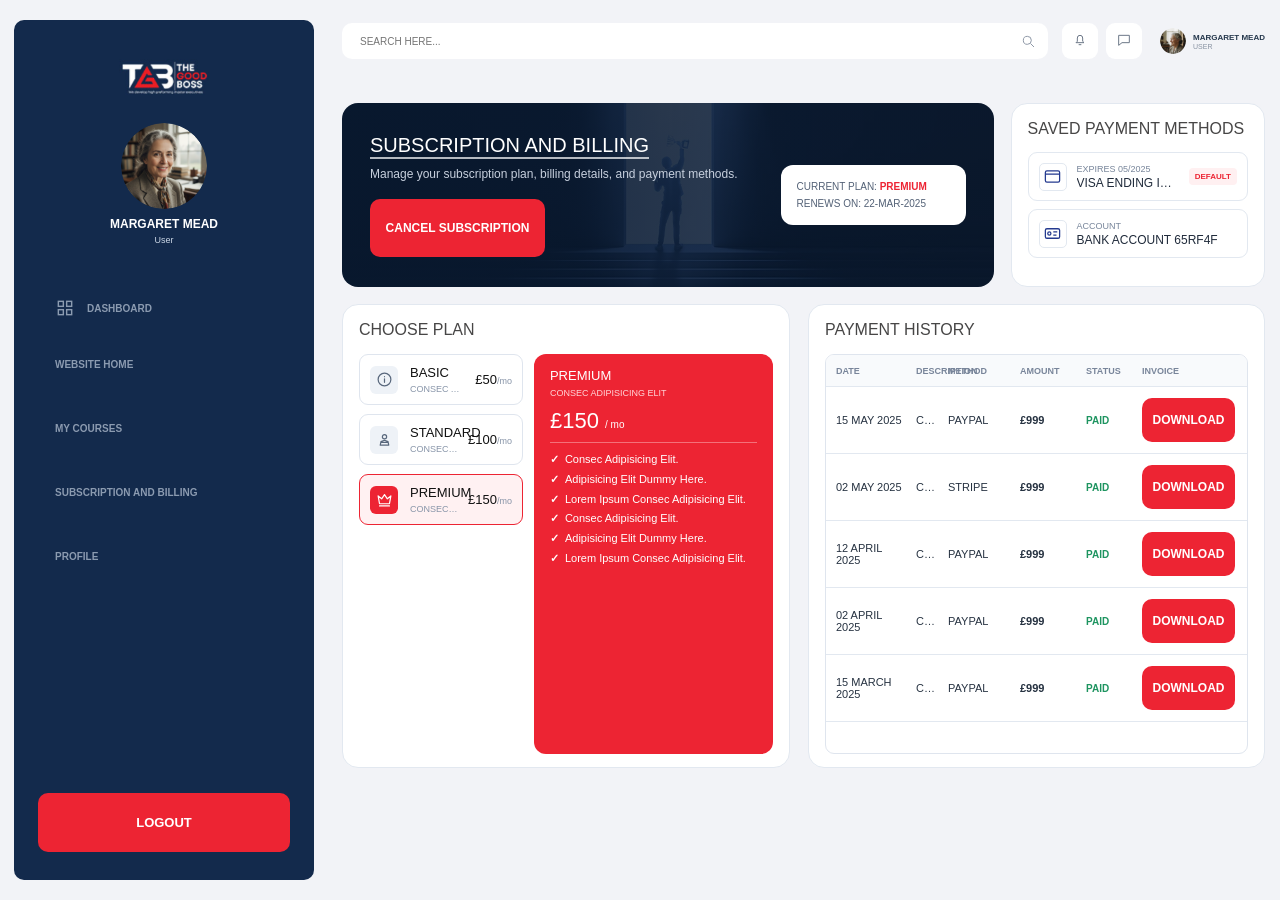
<file: billing.html>
<!doctype html>
<html lang="en" class="portal-document">
<head>
    <meta charset="UTF-8">
    <meta name="viewport" content="width=device-width,initial-scale=1">
    <title>Subscription and Billing - The Good Boss</title>
    <link rel="stylesheet" href="assets/css/style.css?v=20261124-20">
</head>
<body class="portal-page">
    <div class="portal portal-shell courses-portal billing-portal">
        <aside class="sidebar dashboard-sidebar">
            <div class="dashboard-brand"><div class="figma-logo"><img src="assets/images/figma/logo.png" alt="The Good Boss"></div></div>
            <div class="sidebar-user"><img src="assets/images/figma/avatar.png" alt="Margaret Mead"><strong>Margaret Mead</strong><span>User</span></div>
            <nav class="nav-list dashboard-nav">
                <a class="nav-item" href="dashboard.html?v=20261124-18"><svg class="nav-icon" viewBox="0 0 24 24"><rect x="4" y="4" width="6" height="6"/><rect x="14" y="4" width="6" height="6"/><rect x="4" y="14" width="6" height="6"/><rect x="14" y="14" width="6" height="6"/></svg><span>Dashboard</span></a>
                <a class="nav-item" href="index.html?v=20261124-20"><svg class="nav-icon" viewBox="0 0 24 24"><path d="m3 10 9-7 9 7M5 9v11h14V9M9 20v-6h6"/></svg><span>Website Home</span></a>
                <a class="nav-item" href="courses.html?v=20261124-10"><svg class="nav-icon" viewBox="0 0 24 24"><path d="M5 4h12a2 2 0 0 1 2 2v13H7a2 2 0 0 1-2-2z"/><path d="M5 17a2 2 0 0 1 2-2h12M9 8h6"/></svg><span>My Courses</span></a>
                <a class="nav-item" href="billing.html?v=20261124-2"><span>Subscription and Billing</span></a>
                <a class="nav-item" href="profile.html?v=20261124-5"><span>Profile</span></a>
            </nav>
            <button class="logout-btn" type="button">Logout</button>
        </aside>
        <main class="main">
            <header class="topbar portal-topbar courses-topbar">
                <label class="search"><input type="text" placeholder="Search here..." aria-label="Search"><svg viewBox="0 0 24 24"><circle cx="11" cy="11" r="6"/><path d="m16 16 5 5"/></svg></label>
                <div class="top-actions">
                    <button class="icon-button" aria-label="Notifications"><svg viewBox="0 0 24 24"><path d="M18 16H6l2-2V9a4 4 0 0 1 8 0v5zM10 19h4"/></svg></button>
                    <button class="icon-button" aria-label="Messages"><svg viewBox="0 0 24 24"><path d="M4 5h16v11H9l-5 4z"/></svg></button>
                    <a class="profile-mini" href="profile.html?v=20261124-5"><img src="assets/images/figma/mini-avatar.png" alt=""><div><strong>Margaret Mead</strong><span>User</span></div></a>
                </div>
            </header>
            <div class="content billing-page-content">
                <div class="billing-dashboard">
                    <div class="billing-top-grid">
                        <section class="subscription-hero">
                            <div class="subscription-copy">
                                <h1>Subscription and Billing</h1>
                                <p>Manage your subscription plan, billing details, and payment methods.</p>
                                <button class="cancel-subscription" id="cancelSubscription" type="button">Cancel Subscription</button>
                            </div>
                            <div class="current-plan">
                                <span>Current plan: <strong>Premium</strong></span>
                                <span>Renews on: <b>22-Mar-2025</b></span>
                            </div>
                        </section>
                        <section class="billing-card saved-payments">
                            <h2>Saved Payment Methods</h2>
                            <div class="saved-payment">
                                <span class="billing-method-icon">
                                    <svg viewBox="0 0 24 24"><rect x="3" y="5" width="18" height="14" rx="2"/><path d="M3 9h18"/></svg>
                                </span>
                                <span class="saved-payment-info"><small>Expires 05/2025</small><strong>Visa ending in 4242</strong></span>
                                <b class="default-badge">Default</b>
                            </div>
                            <div class="saved-payment">
                                <span class="billing-method-icon">
                                    <svg viewBox="0 0 24 24"><rect x="3" y="6" width="18" height="12" rx="2"/><circle cx="8" cy="12" r="2"/><path d="M13 10h5M13 14h4"/></svg>
                                </span>
                                <span class="saved-payment-info"><small>Account</small><strong>Bank account 65rf4f</strong></span>
                            </div>
                        </section>
                    </div>
                    <div class="billing-bottom-grid">
                        <section class="billing-card plan-panel">
                            <h2>Choose Plan</h2>
                            <div class="plan-content">
                                <div class="plan-options" role="tablist" aria-label="Subscription plans">
                                    <button class="plan-option" id="plan-basic-tab" type="button" role="tab"
                                        aria-selected="false" aria-controls="plan-details" tabindex="-1"
                                        data-plan-name="Basic" data-plan-price="£50">
                                        <span class="plan-icon"><svg viewBox="0 0 24 24" aria-hidden="true"><circle cx="12" cy="12" r="9"/><path d="M12 11v5m0-8h.01"/></svg></span>
                                        <span class="plan-name"><strong>Basic</strong><small>Consec Adipisicing Elit</small></span>
                                        <span class="plan-price">£50<small>/mo</small></span>
                                    </button>
                                    <button class="plan-option" id="plan-standard-tab" type="button" role="tab"
                                        aria-selected="false" aria-controls="plan-details" tabindex="-1"
                                        data-plan-name="Standard" data-plan-price="£100">
                                        <span class="plan-icon"><svg viewBox="0 0 24 24" aria-hidden="true"><circle cx="12" cy="8" r="3"/><path d="M6 20l1-5 5-2 5 2 1 5zM8 16h8"/></svg></span>
                                        <span class="plan-name"><strong>Standard</strong><small>Consec Adipisicing Elit</small></span>
                                        <span class="plan-price">£100<small>/mo</small></span>
                                    </button>
                                    <button class="plan-option selected" id="plan-premium-tab" type="button" role="tab"
                                        aria-selected="true" aria-controls="plan-details" tabindex="0"
                                        data-plan-name="Premium" data-plan-price="£150">
                                        <span class="plan-icon crown"><svg viewBox="0 0 24 24" aria-hidden="true"><path d="m3 7 5 4 4-6 4 6 5-4-2 11H5L3 7zM5 21h14"/></svg></span>
                                        <span class="plan-name"><strong>Premium</strong><small>Consec Adipisicing Elit</small></span>
                                        <span class="plan-price">£150<small>/mo</small></span>
                                    </button>
                                </div>
                                <div class="premium-plan" id="plan-details" role="tabpanel"
                                    aria-labelledby="plan-premium-tab" tabindex="0" aria-live="polite">
                                    <strong data-plan-title>Premium</strong>
                                    <small>Consec Adipisicing Elit</small>
                                    <div class="premium-price"><span class="plan-price-value" data-plan-price>£150</span> <span>/ mo</span></div>
                                    <ul>
                                        <li>Consec Adipisicing Elit.</li>
                                        <li>Adipisicing Elit Dummy Here.</li>
                                        <li>Lorem Ipsum Consec Adipisicing Elit.</li>
                                        <li>Consec Adipisicing Elit.</li>
                                        <li>Adipisicing Elit Dummy Here.</li>
                                        <li>Lorem Ipsum Consec Adipisicing Elit.</li>
                                    </ul>
                                </div>
                            </div>
                        </section>
                        <section class="billing-card history-panel">
                            <h2>Payment History</h2>
                            <div class="history-table">
                                <div class="history-row history-head" role="row">
                                    <span>Date</span><span>Description</span><span>Method</span><span>Amount</span><span>Status</span><span>Invoice</span>
                                </div>
                                <div class="history-row" role="row">
                                    <time>15 May 2025</time><span class="invoice-description">Consec Adipisicing...</span><span>Paypal</span><strong>£999</strong><b class="paid-status">Paid</b><button class="download-btn" type="button" data-file="Invoice-2025-05.pdf">Download</button>
                                </div>
                                <div class="history-row" role="row">
                                    <time>02 May 2025</time><span class="invoice-description">Consec Adipisicing...</span><span>Stripe</span><strong>£999</strong><b class="paid-status">Paid</b><button class="download-btn" type="button" data-file="Invoice-2025-05-02.pdf">Download</button>
                                </div>
                                <div class="history-row" role="row">
                                    <time>12 April 2025</time><span class="invoice-description">Consec Adipisicing...</span><span>Paypal</span><strong>£999</strong><b class="paid-status">Paid</b><button class="download-btn" type="button" data-file="Invoice-2025-04-12.pdf">Download</button>
                                </div>
                                <div class="history-row" role="row">
                                    <time>02 April 2025</time><span class="invoice-description">Consec Adipisicing...</span><span>Paypal</span><strong>£999</strong><b class="paid-status">Paid</b><button class="download-btn" type="button" data-file="Invoice-2025-04-02.pdf">Download</button>
                                </div>
                                <div class="history-row" role="row">
                                    <time>15 March 2025</time><span class="invoice-description">Consec Adipisicing...</span><span>Paypal</span><strong>£999</strong><b class="paid-status">Paid</b><button class="download-btn" type="button" data-file="Invoice-2025-03.pdf">Download</button>
                                </div>
                                <div class="history-row history-empty" aria-hidden="true"></div>
                            </div>
                        </section>
                    </div>
                </div>
            </div>
        </main>
    </div>
    <div class="toast" id="toast"></div>
    <script src="assets/js/main.js?v=20261124-11"></script>
</body>
</html>
</file>
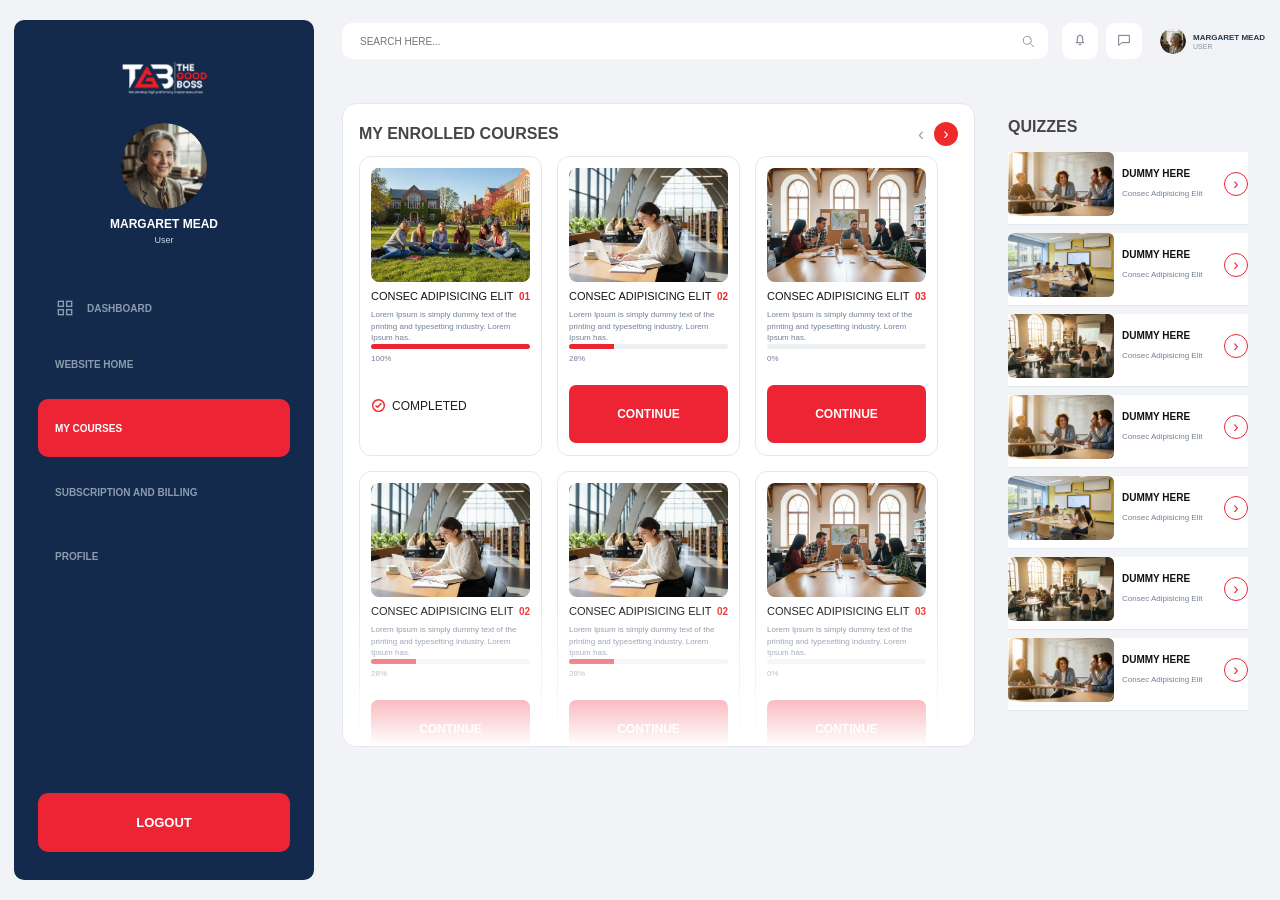
<file: courses.html>
<!doctype html>
<html lang="en" class="portal-document">

<head>
    <meta charset="UTF-8">
    <meta name="viewport" content="width=device-width,initial-scale=1">
    <title>My Courses - The Good Boss</title>
    <link rel="stylesheet" href="assets/css/style.css?v=20261124-17">
</head>

<body class="portal-page">
    <div class="portal portal-shell courses-portal">
        <aside class="sidebar dashboard-sidebar">
            <div class="dashboard-brand">
                <div class="figma-logo"><img src="assets/images/figma/logo.png" alt="The Good Boss"></div>
            </div>
            <div class="sidebar-user"><img src="assets/images/figma/avatar.png" alt="Margaret Mead"><strong>Margaret
                    Mead</strong><span>User</span></div>
            <nav class="nav-list dashboard-nav">
                <a class="nav-item" href="dashboard.html?v=20261124-18"><svg class="nav-icon" viewBox="0 0 24 24">
                        <rect x="4" y="4" width="6" height="6" />
                        <rect x="14" y="4" width="6" height="6" />
                        <rect x="4" y="14" width="6" height="6" />
                        <rect x="14" y="14" width="6" height="6" />
                    </svg><span>Dashboard</span></a>
                <a class="nav-item" href="index.html?v=20261124-20"><svg class="nav-icon" viewBox="0 0 24 24">
                    <path d="m3 10 9-7 9 7M5 9v11h14V9M9 20v-6h6" />
                </svg><span>Website Home</span></a>
                <a class="nav-item active" href="courses.html?v=20261124-10"><svg class="nav-icon" viewBox="0 0 24 24"><path d="M5 4h12a2 2 0 0 1 2 2v13H7a2 2 0 0 1-2-2z"/><path d="M5 17a2 2 0 0 1 2-2h12M9 8h6"/></svg><span>My Courses</span></a>
                <a class="nav-item" href="billing.html?v=20261124-2"><span>Subscription and Billing</span></a>
                <a class="nav-item" href="profile.html?v=20261124-5"><span>Profile</span></a>
            </nav><button class="logout-btn" type="button">Logout</button>
        </aside>
        <main class="main">
            <header class="topbar portal-topbar courses-topbar"><label class="search"><input type="text" placeholder="Search here..."
                        aria-label="Search"><svg viewBox="0 0 24 24">
                        <circle cx="11" cy="11" r="6" />
                        <path d="m16 16 5 5" />
                    </svg></label>
                <div class="top-actions"><button class="icon-button" aria-label="Notifications"><svg
                            viewBox="0 0 24 24">
                            <path d="M18 16H6l2-2V9a4 4 0 0 1 8 0v5zM10 19h4" />
                        </svg></button><button class="icon-button" aria-label="Messages"><svg viewBox="0 0 24 24">
                            <path d="M4 5h16v11H9l-5 4z" />
                        </svg></button><a class="profile-mini" href="profile.html?v=20261124-5"><img
                            src="assets/images/figma/mini-avatar.png" alt="">
                        <div><strong>Margaret Mead</strong><span>User</span></div>
                    </a></div>
            </header>
            <div class="content courses-page-content">
                <div class="courses-dashboard">
                    <section class="enrolled-section courses-enrolled-panel">
                        <div class="section-heading courses-section-heading">
                            <h2>My Enrolled Courses</h2>
                            <div class="carousel-nav"><span aria-hidden="true">‹</span><button type="button"
                                    aria-label="Next courses">›</button></div>
                        </div>
                        <div class="catalog-grid course-grid courses-grid" id="courseCatalog">
                            <article class="catalog-card course-card" data-status="completed">
                                <img src="assets/images/figma/course-1.png" alt="">
                                <div class="course-meta"><h3>Consec Adipisicing Elit</h3><b>01</b></div>
                                <p>Lorem Ipsum is simply dummy text of the printing and typesetting industry. Lorem Ipsum has.</p>
                                <div class="progress"><span style="width:100%"></span></div>
                                <span class="courses-progress-label">100%</span>
                                <div class="course-footer"><span class="complete"><svg viewBox="0 0 18 18"
                                            aria-hidden="true"><circle cx="9" cy="9" r="7"></circle><path
                                                d="m5.5 9 2.2 2.2 4.8-5"></path></svg>Completed</span></div>
                            </article>
                            <article class="catalog-card course-card" data-status="ongoing">
                                <img src="assets/images/figma/course-2.png" alt="">
                                <div class="course-meta"><h3>Consec Adipisicing Elit</h3><b>02</b></div>
                                <p>Lorem Ipsum is simply dummy text of the printing and typesetting industry. Lorem Ipsum has.</p>
                                <div class="progress"><span style="width:28%"></span></div>
                                <span class="courses-progress-label">28%</span>
                                <div class="course-footer"><button class="continue-btn">Continue</button></div>
                            </article>
                            <article class="catalog-card course-card" data-status="ongoing">
                                <img src="assets/images/figma/course-3.png" alt="">
                                <div class="course-meta"><h3>Consec Adipisicing Elit</h3><b>03</b></div>
                                <p>Lorem Ipsum is simply dummy text of the printing and typesetting industry. Lorem Ipsum has.</p>
                                <div class="progress"><span style="width:0%"></span></div>
                                <span class="courses-progress-label">0%</span>
                                <div class="course-footer"><button class="continue-btn">Continue</button></div>
                            </article>
                            <article class="catalog-card course-card" data-status="ongoing">
                                <img src="assets/images/figma/course-2.png" alt="">
                                <div class="course-meta"><h3>Consec Adipisicing Elit</h3><b>02</b></div>
                                <p>Lorem Ipsum is simply dummy text of the printing and typesetting industry. Lorem Ipsum has.</p>
                                <div class="progress"><span style="width:28%"></span></div>
                                <span class="courses-progress-label">28%</span>
                                <div class="course-footer"><button class="continue-btn">Continue</button></div>
                            </article>
                            <article class="catalog-card course-card" data-status="ongoing">
                                <img src="assets/images/figma/course-2.png" alt="">
                                <div class="course-meta"><h3>Consec Adipisicing Elit</h3><b>02</b></div>
                                <p>Lorem Ipsum is simply dummy text of the printing and typesetting industry. Lorem Ipsum has.</p>
                                <div class="progress"><span style="width:28%"></span></div>
                                <span class="courses-progress-label">28%</span>
                                <div class="course-footer"><button class="continue-btn">Continue</button></div>
                            </article>
                            <article class="catalog-card course-card" data-status="ongoing">
                                <img src="assets/images/figma/course-3.png" alt="">
                                <div class="course-meta"><h3>Consec Adipisicing Elit</h3><b>03</b></div>
                                <p>Lorem Ipsum is simply dummy text of the printing and typesetting industry. Lorem Ipsum has.</p>
                                <div class="progress"><span style="width:0%"></span></div>
                                <span class="courses-progress-label">0%</span>
                                <div class="course-footer"><button class="continue-btn">Continue</button></div>
                            </article>
                        </div>
                    </section>
                    <aside class="courses-quizzes">
                        <div class="small-heading"><h2>Quizzes</h2></div>
                        <div class="quiz-list courses-quiz-list">
                            <article class="quiz-item"><img src="assets/images/figma/quiz-1.png" alt="">
                                <div><strong>Dummy here</strong><span>Consec Adipisicing Elit</span></div>
                                <a class="arrow" href="learning.html?v=20261124-10" aria-label="Open quiz">›</a>
                            </article>
                            <article class="quiz-item"><img src="assets/images/figma/quiz-2.png" alt="">
                                <div><strong>Dummy here</strong><span>Consec Adipisicing Elit</span></div>
                                <a class="arrow" href="learning.html?v=20261124-10" aria-label="Open quiz">›</a>
                            </article>
                            <article class="quiz-item"><img src="assets/images/figma/quiz-3.png" alt="">
                                <div><strong>Dummy here</strong><span>Consec Adipisicing Elit</span></div>
                                <a class="arrow" href="learning.html?v=20261124-10" aria-label="Open quiz">›</a>
                            </article>
                            <article class="quiz-item"><img src="assets/images/figma/quiz-1.png" alt="">
                                <div><strong>Dummy here</strong><span>Consec Adipisicing Elit</span></div>
                                <a class="arrow" href="learning.html?v=20261124-10" aria-label="Open quiz">›</a>
                            </article>
                            <article class="quiz-item"><img src="assets/images/figma/quiz-2.png" alt="">
                                <div><strong>Dummy here</strong><span>Consec Adipisicing Elit</span></div>
                                <a class="arrow" href="learning.html?v=20261124-10" aria-label="Open quiz">›</a>
                            </article>
                            <article class="quiz-item"><img src="assets/images/figma/quiz-3.png" alt="">
                                <div><strong>Dummy here</strong><span>Consec Adipisicing Elit</span></div>
                                <a class="arrow" href="learning.html?v=20261124-10" aria-label="Open quiz">›</a>
                            </article>
                            <article class="quiz-item"><img src="assets/images/figma/quiz-1.png" alt="">
                                <div><strong>Dummy here</strong><span>Consec Adipisicing Elit</span></div>
                                <a class="arrow" href="learning.html?v=20261124-10" aria-label="Open quiz">›</a>
                            </article>
                        </div>
                    </aside>
                </div>
            </div>
        </main>
    </div>
    <div class="modal-backdrop" id="bookingModal">
        <div class="modal">
            <h2>Book a session</h2>
            <div class="form-grid">
                <div class="form-field"><label>Session date</label><input type="date"></div>
                <div class="form-field"><label>Time</label><select>
                        <option>09:00 AM</option>
                        <option>11:30 AM</option>
                        <option>02:00 PM</option>
                    </select></div>
            </div>
            <div class="modal-actions"><button class="secondary-btn modal-close">Cancel</button><button
                    class="primary-btn" id="confirmBooking">Confirm</button></div>
        </div>
    </div>
    <div class="toast" id="toast"></div>
    <script src="assets/js/main.js?v=20261124-10"></script>
</body>

</html>
</file>
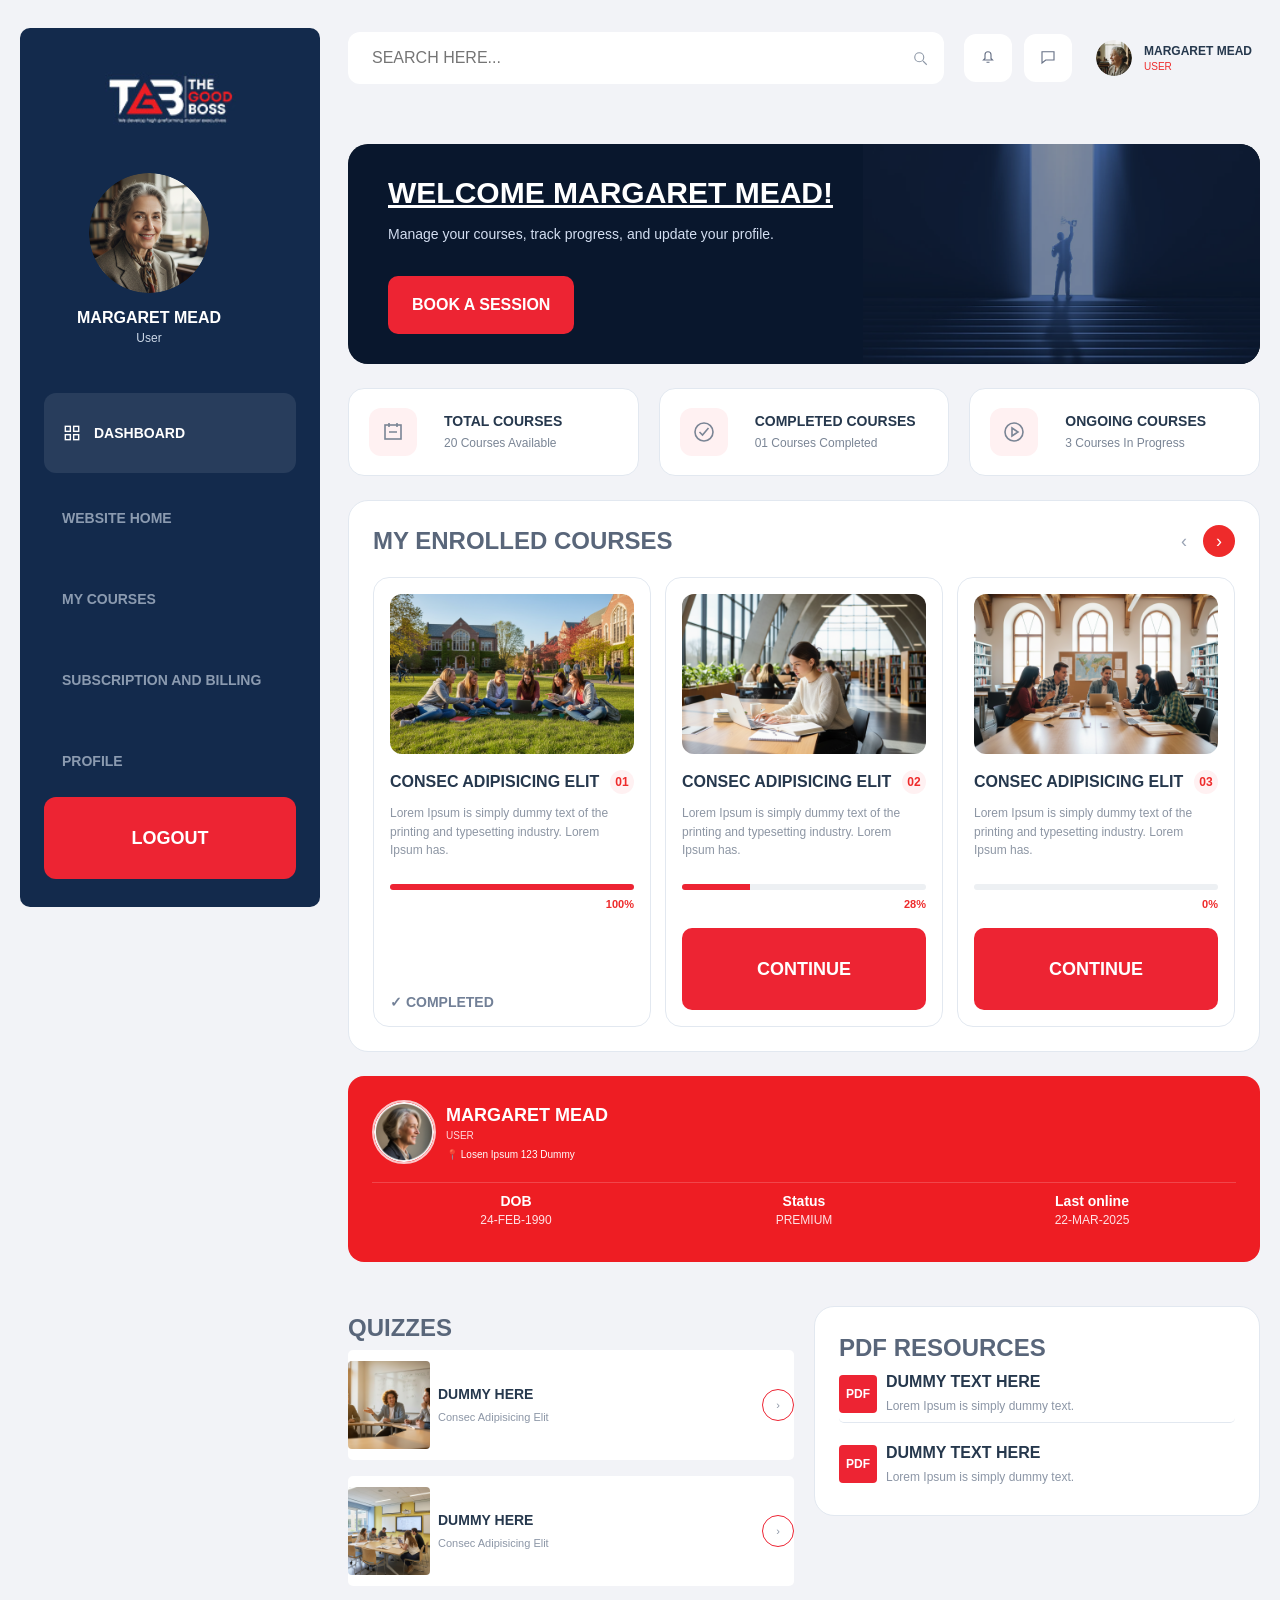
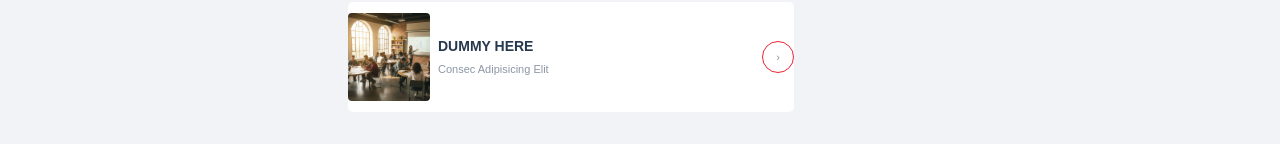
<file: dashboard.html>
<!doctype html>
<html lang="en" class="portal-document">

<head>
  <meta charset="UTF-8">
  <meta name="viewport" content="width=device-width, initial-scale=1.0">
  <title>Dashboard - The Good Boss</title>
  <link rel="stylesheet" href="assets/css/style.css?v=20261124-18">
</head>

<body class="portal-page">
  <div class="portal portal-shell">
    <aside class="sidebar dashboard-sidebar">
      <div class="dashboard-brand">
        <div class="figma-logo"><img src="assets/images/figma/logo.png" alt="The Good Boss"></div>
      </div>
      <div class="sidebar-user">
        <img src="assets/images/figma/avatar.png" alt="Margaret Mead">
        <strong>Margaret Mead</strong>
        <span>User</span>
      </div>
      <nav class="nav-list dashboard-nav">
        <a class="nav-item active" href="dashboard.html?v=20261124-18"><svg class="nav-icon" viewBox="0 0 24 24">
            <rect x="4" y="4" width="6" height="6" />
            <rect x="14" y="4" width="6" height="6" />
            <rect x="4" y="14" width="6" height="6" />
            <rect x="14" y="14" width="6" height="6" />
          </svg><span>Dashboard</span></a>
        <a class="nav-item" href="index.html?v=20261124-20"><svg class="nav-icon" viewBox="0 0 24 24">
            <path d="m3 10 9-7 9 7M5 9v11h14V9M9 20v-6h6" />
          </svg><span>Website Home</span></a>
        <a class="nav-item" href="courses.html?v=20261124-10"><span>My Courses</span></a>
        <a class="nav-item" href="billing.html?v=20261124-2"><span>Subscription and Billing</span></a>
        <a class="nav-item" href="profile.html?v=20261124-5"><span>Profile</span></a>
      </nav>
      <button class="logout-btn" type="button">Logout</button>
    </aside>
    <main class="main">
      <header class="topbar dashboard-topbar">
        <label class="search"><input type="text" placeholder="Search here..." aria-label="Search"><svg
            viewBox="0 0 24 24">
            <circle cx="11" cy="11" r="6" />
            <path d="m16 16 5 5" />
          </svg></label>
        <div class="top-actions">
          <button class="icon-button" aria-label="Notifications"><svg viewBox="0 0 24 24">
              <path d="M18 16H6l2-2V9a4 4 0 0 1 8 0v5zM10 19h4" />
            </svg></button>
          <button class="icon-button" aria-label="Messages"><svg viewBox="0 0 24 24">
              <path d="M4 5h16v11H9l-5 4z" />
            </svg></button>
          <div class="profile-mini"><img src="assets/images/figma/mini-avatar.png" alt="">
            <div><strong>Margaret Mead</strong><span>User</span></div>
          </div>
        </div>
      </header>
      <div class="content dashboard-content figma-dashboard">
        <div class="dashboard-main">
          <section class="hero figma-hero">
            <div>
              <h1>Welcome Margaret Mead!</h1>
              <p>Manage your courses, track progress, and update your profile.</p><button>Book a session</button>
            </div>
          </section>
          <div class="stats-row figma-stats">
            <div class="stat-card"><span class="stat-icon"><svg viewBox="0 0 24 24">
                  <rect x="4" y="5" width="16" height="14" />
                  <path d="M8 3v4m8-4v4M8 12h8" />
                </svg></span>
              <div><strong>Total courses</strong><span>20 Courses Available</span></div>
            </div>
            <div class="stat-card"><span class="stat-icon"><svg viewBox="0 0 24 24">
                  <circle cx="12" cy="12" r="9" />
                  <path d="m7.5 12 3 3 6-7" />
                </svg></span>
              <div><strong>Completed courses</strong><span>01 Courses Completed</span></div>
            </div>
            <div class="stat-card"><span class="stat-icon"><svg viewBox="0 0 24 24">
                  <circle cx="12" cy="12" r="9" />
                  <path d="m10 8 6 4-6 4z" />
                </svg></span>
              <div><strong>Ongoing courses</strong><span>3 Courses In Progress</span></div>
            </div>
          </div>
          <section class="section enrolled-section">
            <div class="section-heading">
              <h2>My Enrolled Courses</h2>
              <div class="carousel-nav"><span>‹</span><button>›</button></div>
            </div>
            <div class="course-grid figma-courses">
              <article class="course-card"><img src="assets/images/figma/course-1.png" alt="">
                <div class="course-meta">
                  <h3>Consec Adipisicing Elit</h3><b>01</b>
                </div>
                <p>Lorem Ipsum is simply dummy text of the printing and typesetting industry. Lorem Ipsum has.</p>
                <div class="progress"><span style="width:100%"></span></div>
                <div class="progress-label"><span></span><strong>100%</strong></div>
                <div class="course-footer"><span class="complete">✓ Completed</span></div>
              </article>
              <article class="course-card"><img src="assets/images/figma/course-2.png" alt="">
                <div class="course-meta">
                  <h3>Consec Adipisicing Elit</h3><b>02</b>
                </div>
                <p>Lorem Ipsum is simply dummy text of the printing and typesetting industry. Lorem Ipsum has.</p>
                <div class="progress"><span style="width:28%"></span></div>
                <div class="progress-label"><span></span><strong>28%</strong></div>
                <div class="course-footer"><button class="continue-btn">Continue</button></div>
              </article>
              <article class="course-card"><img src="assets/images/figma/course-3.png" alt="">
                <div class="course-meta">
                  <h3>Consec Adipisicing Elit</h3><b>03</b>
                </div>
                <p>Lorem Ipsum is simply dummy text of the printing and typesetting industry. Lorem Ipsum has.</p>
                <div class="progress"><span style="width:0%"></span></div>
                <div class="progress-label"><span></span><strong>0%</strong></div>
                <div class="course-footer"><button class="continue-btn">Continue</button></div>
              </article>
            </div>
          </section>
        </div>
        <aside class="dashboard-right">
          <section class="profile-card figma-profile-card">
            <div class="profile-head"><img src="assets/images/figma/profile-avatar.png" alt="">
              <div><strong>Margaret Mead</strong><span>User</span><small>📍 Losen Ipsum 123 Dummy</small></div>
            </div>
            <div class="profile-stats">
              <div><strong>DOB</strong><span>24-Feb-1990</span></div>
              <div><strong>Status</strong><span>Premium</span></div>
              <div><strong>Last online</strong><span>22-Mar-2025</span></div>
            </div>
          </section>
          <section class="quizzes figma-quizzes">
            <div class="small-heading">
              <h2>Quizzes</h2>
            </div>
            <div class="quiz-list">
              <div class="quiz-item"><img src="assets/images/figma/quiz-1.png" alt="">
                <div><strong>Dummy here</strong><span>Consec Adipisicing Elit</span></div><span class="arrow">›</span>
              </div>
              <div class="quiz-item"><img src="assets/images/figma/quiz-2.png" alt="">
                <div><strong>Dummy here</strong><span>Consec Adipisicing Elit</span></div><span class="arrow">›</span>
              </div>
              <div class="quiz-item"><img src="assets/images/figma/quiz-3.png" alt="">
                <div><strong>Dummy here</strong><span>Consec Adipisicing Elit</span></div><span class="arrow">›</span>
              </div>
            </div>
          </section>
          <section class="resources figma-resources">
            <div class="small-heading">
              <h2>PDF Resources</h2>
            </div>
            <div class="resource-list">
              <div class="resource-item"><span class="pdf-icon">PDF</span>
                <div><strong>Dummy text here</strong><span>Lorem Ipsum is simply dummy text.</span></div>
              </div>
              <div class="resource-item"><span class="pdf-icon">PDF</span>
                <div><strong>Dummy text here</strong><span>Lorem Ipsum is simply dummy text.</span></div>
              </div>
            </div>
          </section>
        </aside>
      </div>
    </main>
  </div>
  <div class="modal-backdrop" id="bookingModal">
    <div class="modal">
      <h2>Book a session</h2>
      <div class="form-grid">
        <div class="form-field"><label>Session date</label><input id="sessionDate" type="date"></div>
        <div class="form-field"><label>Time</label><select>
            <option>09:00 AM</option>
            <option>11:30 AM</option>
            <option>02:00 PM</option>
          </select></div>
      </div>
      <div class="modal-actions"><button class="secondary-btn modal-close">Cancel</button><button class="primary-btn"
          id="confirmBooking">Confirm</button></div>
    </div>
  </div>
  <div class="toast" id="toast"></div>
  <script src="assets/js/main.js?v=20261124-6"></script>
</body>

</html>
</file>
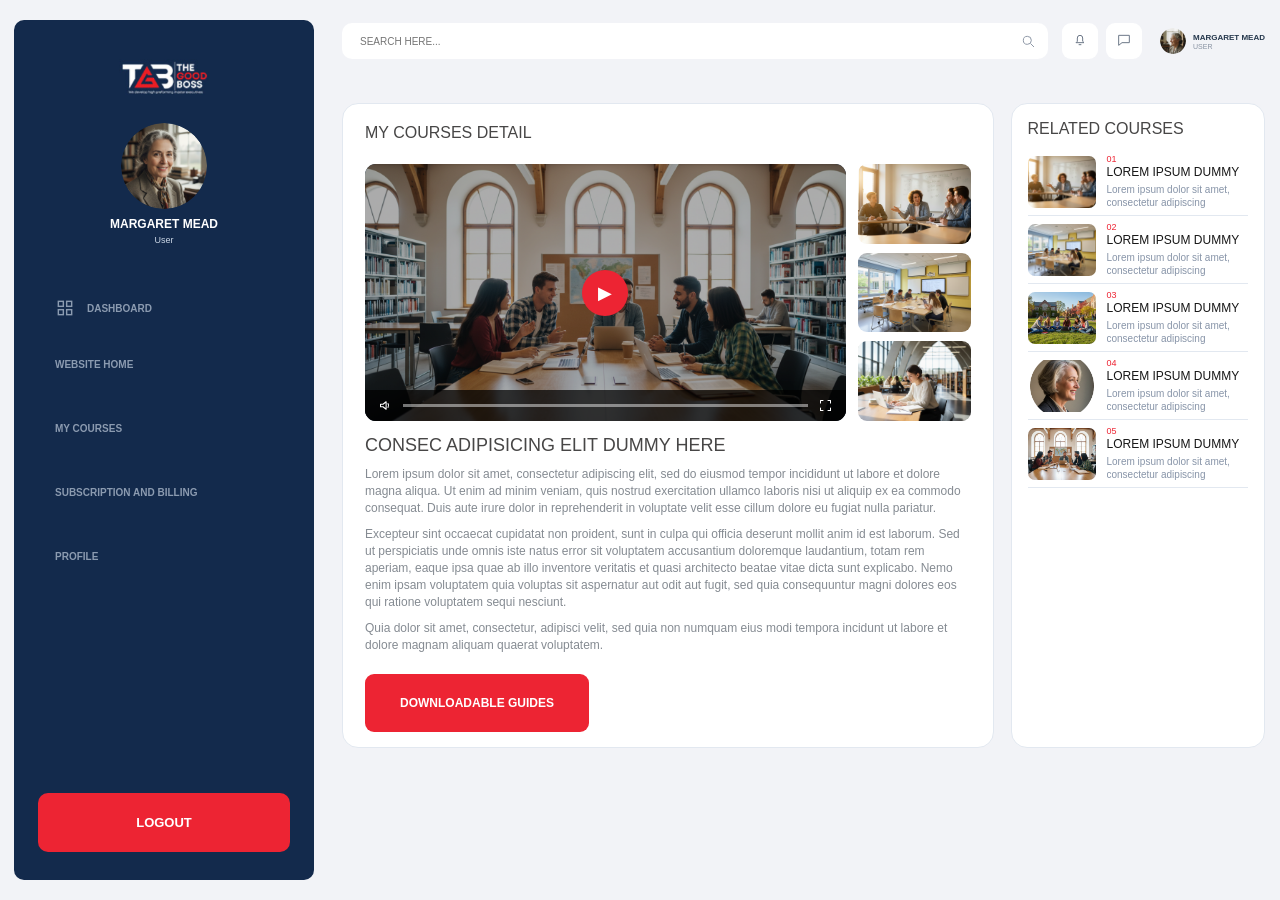
<file: learning.html>
<!doctype html>
<html lang="en" class="portal-document">

<head>
    <meta charset="UTF-8">
    <meta name="viewport" content="width=device-width,initial-scale=1">
    <title>My Courses Detail - The Good Boss</title>
    <link rel="stylesheet" href="assets/css/style.css?v=20261124-17">
</head>

<body class="portal-page">
    <div class="portal portal-shell courses-portal detail-portal">
        <aside class="sidebar dashboard-sidebar">
            <div class="dashboard-brand">
                <div class="figma-logo"><img src="assets/images/figma/logo.png" alt="The Good Boss"></div>
            </div>
            <div class="sidebar-user"><img src="assets/images/figma/avatar.png" alt="Margaret Mead"><strong>Margaret
                    Mead</strong><span>User</span></div>
            <nav class="nav-list dashboard-nav">
                <a class="nav-item" href="dashboard.html?v=20261124-18"><svg class="nav-icon" viewBox="0 0 24 24">
                        <rect x="4" y="4" width="6" height="6" />
                        <rect x="14" y="4" width="6" height="6" />
                        <rect x="4" y="14" width="6" height="6" />
                        <rect x="14" y="14" width="6" height="6" />
                    </svg><span>Dashboard</span></a><a class="nav-item" href="index.html?v=20261124-20"><svg class="nav-icon" viewBox="0 0 24 24"><path d="m3 10 9-7 9 7M5 9v11h14V9M9 20v-6h6"/></svg><span>Website Home</span></a><a class="nav-item" href="courses.html?v=20261124-10"><span>My
                        Courses</span></a><a class="nav-item" href="billing.html?v=20261124-2"><span>Subscription and
                        Billing</span></a><a class="nav-item" href="profile.html?v=20261124-5"><span>Profile</span></a>
            </nav><button class="logout-btn" type="button">Logout</button>
        </aside>
        <main class="main">
            <header class="topbar portal-topbar courses-topbar"><label class="search"><input type="text" placeholder="Search here..."
                        aria-label="Search"><svg viewBox="0 0 24 24">
                        <circle cx="11" cy="11" r="6" />
                        <path d="m16 16 5 5" />
                    </svg></label>
                <div class="top-actions"><button class="icon-button" aria-label="Notifications"><svg
                            viewBox="0 0 24 24">
                            <path d="M18 16H6l2-2V9a4 4 0 0 1 8 0v5zM10 19h4" />
                        </svg></button><button class="icon-button" aria-label="Messages"><svg viewBox="0 0 24 24">
                            <path d="M4 5h16v11H9l-5 4z" />
                        </svg></button><a class="profile-mini" href="profile.html?v=20261124-5"><img
                            src="assets/images/figma/mini-avatar.png" alt="">
                        <div><strong>Margaret Mead</strong><span>User</span></div>
                    </a></div>
            </header>
            <div class="content detail-page-content">
                <div class="detail-layout">
                    <section class="detail-main-card">
                        <h1 class="detail-heading">My Courses Detail</h1>
                        <div class="detail-media">
                            <div class="detail-player">
                                <video class="detail-video" id="courseVideo" playsinline preload="none" poster="assets/images/figma/course-3.png" aria-label="Course lesson video preview">
                                    <source src="assets/videos/course-placeholder.mp4" type="video/mp4">
                                </video>
                                <button class="detail-play" id="playLesson" aria-label="Play lesson">▶</button>
                                <div class="detail-controls">
                                    <button type="button" id="videoVolume" aria-label="Mute video">
                                        <svg viewBox="0 0 24 24"><path d="M4 10v4h4l5 4V6l-5 4H4z"/><path d="M16 9a5 5 0 0 1 0 6"/></svg>
                                    </button>
                                    <div class="detail-timeline" id="videoTimeline" role="slider" tabindex="0" aria-label="Seek video" aria-valuemin="0" aria-valuemax="100" aria-valuenow="0"><span id="videoProgress"></span></div>
                                    <button type="button" id="videoFullscreen" aria-label="Enter fullscreen">
                                        <svg viewBox="0 0 24 24"><path d="M8 4H4v4M16 4h4v4M4 16v4h4M20 16v4h-4"/></svg>
                                    </button>
                                </div>
                            </div>
                            <div class="detail-thumbnails" aria-label="Course video thumbnails">
                                <img src="assets/images/figma/quiz-1.png" alt="">
                                <img src="assets/images/figma/quiz-2.png" alt="">
                                <img src="assets/images/figma/course-2.png" alt="">
                            </div>
                        </div>
                        <div class="detail-copy">
                            <h2>Consec Adipisicing Elit Dummy Here</h2>
                            <p>Lorem ipsum dolor sit amet, consectetur adipiscing elit, sed do eiusmod tempor incididunt ut labore et dolore magna aliqua. Ut enim ad minim veniam, quis nostrud exercitation ullamco laboris nisi ut aliquip ex ea commodo consequat. Duis aute irure dolor in reprehenderit in voluptate velit esse cillum dolore eu fugiat nulla pariatur.</p>
                            <p>Excepteur sint occaecat cupidatat non proident, sunt in culpa qui officia deserunt mollit anim id est laborum. Sed ut perspiciatis unde omnis iste natus error sit voluptatem accusantium doloremque laudantium, totam rem aperiam, eaque ipsa quae ab illo inventore veritatis et quasi architecto beatae vitae dicta sunt explicabo. Nemo enim ipsam voluptatem quia voluptas sit aspernatur aut odit aut fugit, sed quia consequuntur magni dolores eos qui ratione voluptatem sequi nesciunt.</p>
                            <p>Quia dolor sit amet, consectetur, adipisci velit, sed quia non numquam eius modi tempora incidunt ut labore et dolore magnam aliquam quaerat voluptatem.</p>
                            <button class="download-btn detail-download" type="button" data-file="Course-Guides.pdf">Downloadable Guides</button>
                        </div>
                    </section>
                    <aside class="related-courses-panel">
                        <h2>Related Courses</h2>
                        <div class="related-courses-list">
                            <a class="related-course" href="learning.html?v=20261124-10">
                                <img src="assets/images/figma/quiz-1.png" alt="">
                                <span><b>01</b><strong>Lorem Ipsum Dummy</strong><small>Lorem ipsum dolor sit amet, consectetur adipiscing</small></span>
                            </a>
                            <a class="related-course" href="learning.html?v=20261124-10">
                                <img src="assets/images/figma/quiz-2.png" alt="">
                                <span><b>02</b><strong>Lorem Ipsum Dummy</strong><small>Lorem ipsum dolor sit amet, consectetur adipiscing</small></span>
                            </a>
                            <a class="related-course" href="learning.html?v=20261124-10">
                                <img src="assets/images/figma/course-1.png" alt="">
                                <span><b>03</b><strong>Lorem Ipsum Dummy</strong><small>Lorem ipsum dolor sit amet, consectetur adipiscing</small></span>
                            </a>
                            <a class="related-course" href="learning.html?v=20261124-10">
                                <img src="assets/images/figma/profile-avatar.png" alt="">
                                <span><b>04</b><strong>Lorem Ipsum Dummy</strong><small>Lorem ipsum dolor sit amet, consectetur adipiscing</small></span>
                            </a>
                            <a class="related-course" href="learning.html?v=20261124-10">
                                <img src="assets/images/figma/course-3.png" alt="">
                                <span><b>05</b><strong>Lorem Ipsum Dummy</strong><small>Lorem ipsum dolor sit amet, consectetur adipiscing</small></span>
                            </a>
                        </div>
                    </aside>
                </div>
            </div>
        </main>
    </div>
    <div class="toast" id="toast"></div>
    <script src="assets/js/main.js?v=20261124-10"></script>
</body>

</html>
</file>
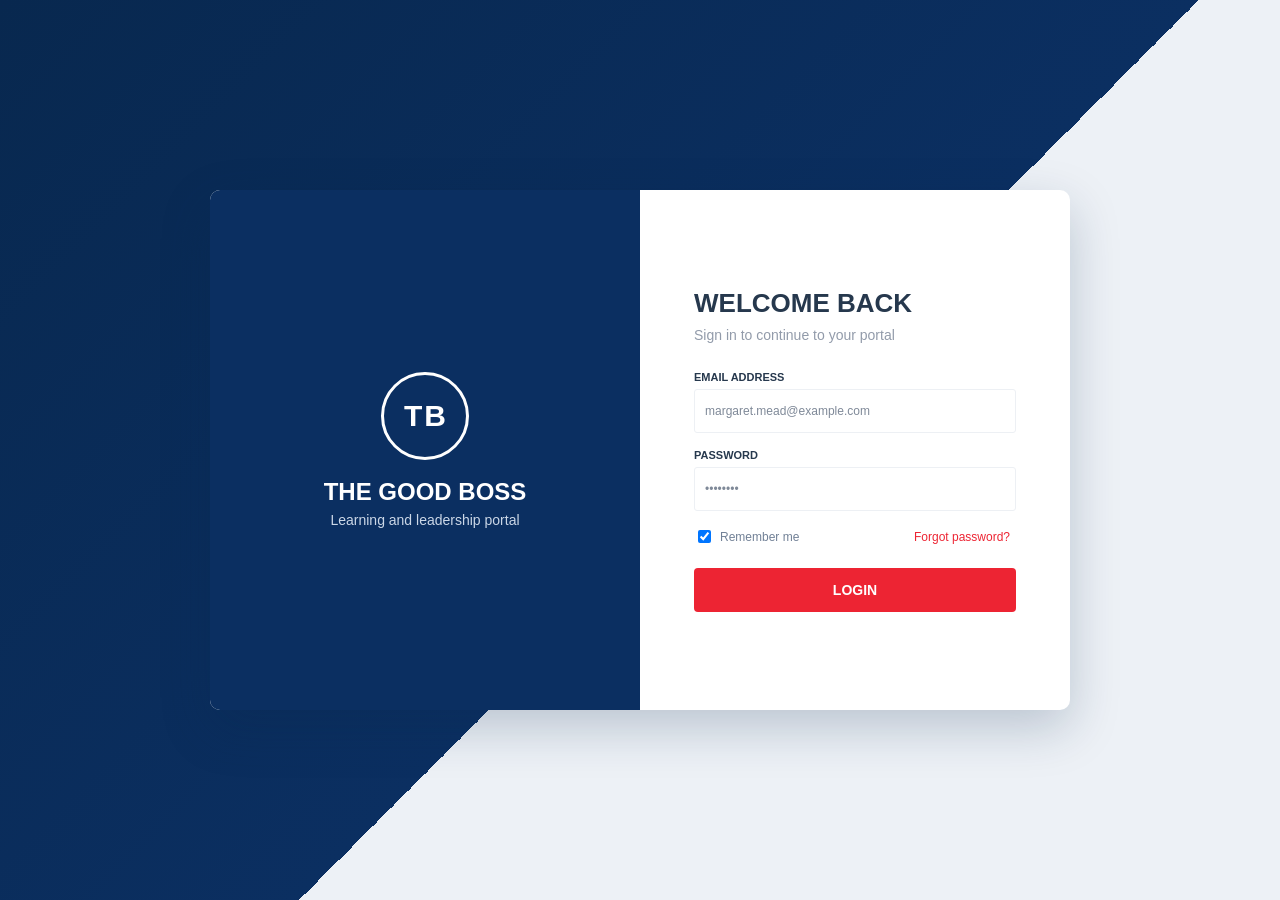
<file: login.html>
<!doctype html>
<html lang="en">

<head>
  <meta charset="UTF-8">
  <meta name="viewport" content="width=device-width,initial-scale=1">
  <title>Login - The Good Boss</title>
  <link rel="stylesheet" href="assets/css/style.css?v=20261124-8">
</head>

<body class="login-page">
  <main class="login-shell">
    <section class="login-brand">
      <div class="login-logo"><span>T</span><span>B</span></div>
      <h1>The Good Boss</h1>
      <p>Learning and leadership portal</p>
    </section>
    <section class="login-card">
      <h2>Welcome back</h2>
      <p>Sign in to continue to your portal</p>
      <form id="loginForm">
        <div class="form-field"><label>Email address</label><input id="loginEmail" type="email"
            value="margaret.mead@example.com" required></div>
        <div class="form-field"><label>Password</label><input id="loginPassword" type="password" value="password"
            required></div>
        <div class="login-options"><label><input type="checkbox" checked> Remember me</label><button type="button"
            class="forgot-btn">Forgot password?</button></div>
        <button class="login-submit" type="submit">Login</button>
      </form>
    </section>
  </main>
  <div class="toast" id="toast"></div>
  <script src="assets/js/main.js?v=20261124-6"></script>
</body>

</html>
</file>
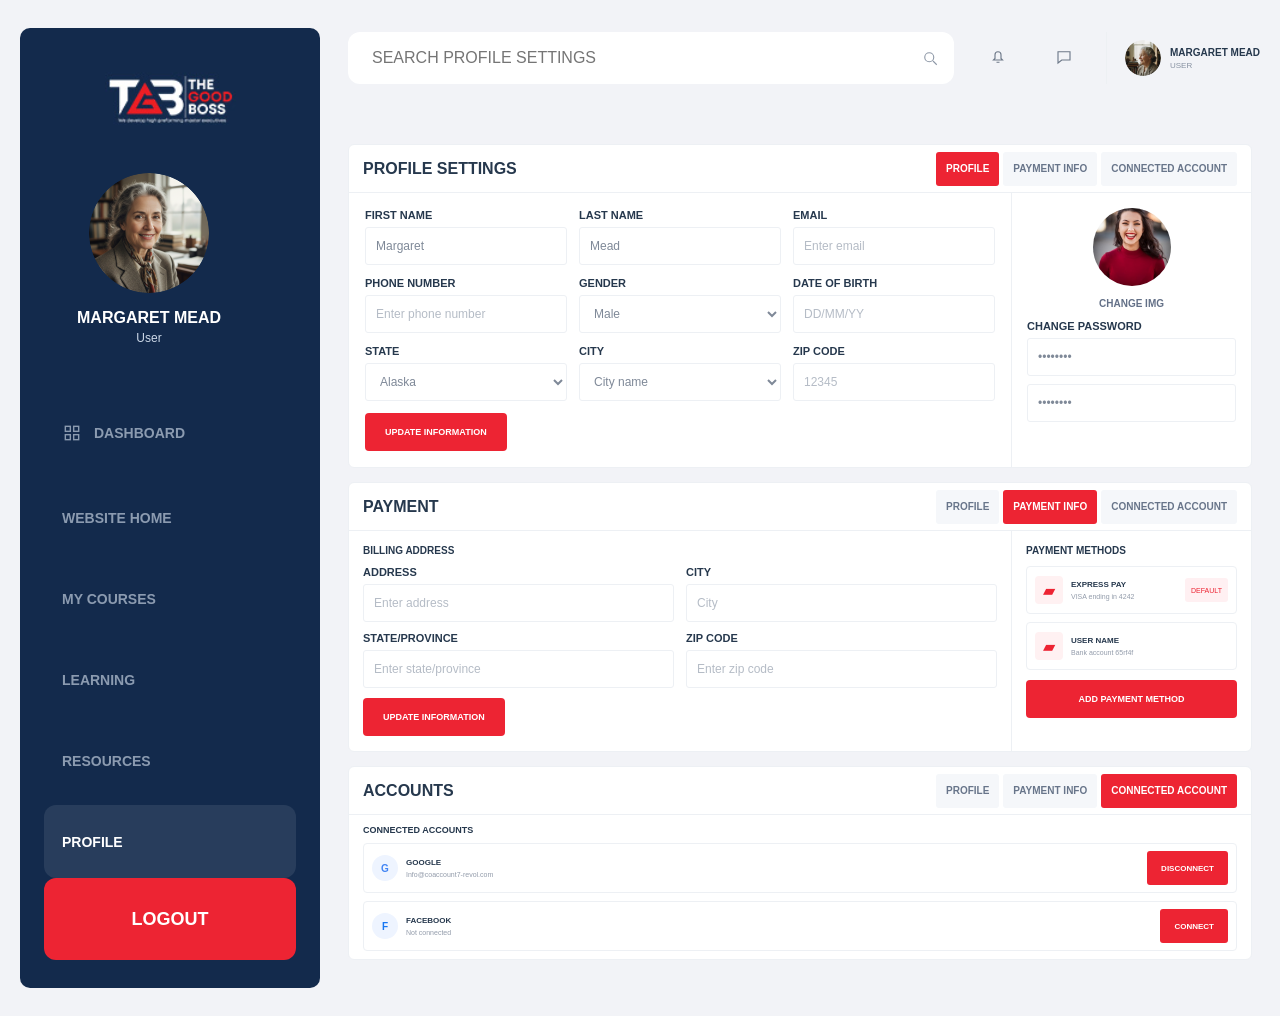
<file: profile.html>
<!doctype html>
<html lang="en" class="portal-document">

<head>
  <meta charset="UTF-8">
  <meta name="viewport" content="width=device-width,initial-scale=1">
  <title>Profile - The Good Boss</title>
  <link rel="stylesheet" href="assets/css/style.css?v=20261124-16">
</head>

<body class="portal-page">
  <div class="portal portal-shell">
    <aside class="sidebar dashboard-sidebar">
      <div class="dashboard-brand">
        <div class="figma-logo"><img src="assets/images/figma/logo.png" alt="The Good Boss"></div>
      </div>
      <div class="sidebar-user"><img src="assets/images/figma/avatar.png" alt="Margaret Mead"><strong>Margaret
          Mead</strong><span>User</span></div>
      <nav class="nav-list dashboard-nav"><a class="nav-item" href="dashboard.html?v=20261124-18"><svg class="nav-icon"
            viewBox="0 0 24 24">
            <rect x="4" y="4" width="6" height="6" />
            <rect x="14" y="4" width="6" height="6" />
            <rect x="4" y="14" width="6" height="6" />
            <rect x="14" y="14" width="6" height="6" />
          </svg><span>Dashboard</span></a><a class="nav-item" href="index.html?v=20261124-20"><svg class="nav-icon" viewBox="0 0 24 24"><path d="m3 10 9-7 9 7M5 9v11h14V9M9 20v-6h6"/></svg><span>Website Home</span></a><a class="nav-item" href="courses.html?v=20261124-10"><span>My
            Courses</span></a><a class="nav-item" href="learning.html?v=20261124-10"><span>Learning</span></a><a
          class="nav-item" href="resources.html?v=20261124-5"><span>Resources</span></a><a class="nav-item active"
          href="profile.html?v=20261124-5"><span>Profile</span></a></nav><button class="logout-btn"
        type="button">Logout</button>
    </aside>
    <main class="main">
      <header class="topbar portal-topbar"><label class="search"><input type="text"
            placeholder="Search profile settings" aria-label="Search"><svg viewBox="0 0 24 24">
            <circle cx="11" cy="11" r="6" />
            <path d="m16 16 5 5" />
          </svg></label>
        <div class="top-actions"><button class="icon-button" aria-label="Notifications"><svg viewBox="0 0 24 24">
              <path d="M18 16H6l2-2V9a4 4 0 0 1 8 0v5zM10 19h4" />
            </svg></button><button class="icon-button" aria-label="Messages"><svg viewBox="0 0 24 24">
              <path d="M4 5h16v11H9l-5 4z" />
            </svg></button><a class="profile-mini" href="profile.html?v=20261124-5"><img
              src="assets/images/figma/mini-avatar.png" alt="">
            <div><strong>Margaret Mead</strong><span>User</span></div>
          </a></div>
      </header>
      <div class="content settings-content">
        <section class="settings-section profile-settings" id="profile-settings">
          <div class="settings-tabs">
            <h2>Profile settings</h2>
            <div class="settings-tab-list"><button class="settings-tab active"
                data-target="profile-settings">Profile</button><button class="settings-tab"
                data-target="payment-settings">Payment info</button><button class="settings-tab"
                data-target="accounts-settings">Connected account</button></div>
          </div>
          <div class="settings-body">
            <form id="profileForm" class="settings-form">
              <div class="settings-grid">
                <div class="form-field"><label>First name</label><input value="Margaret" placeholder="Enter first name">
                </div>
                <div class="form-field"><label>Last name</label><input value="Mead" placeholder="Enter last name"></div>
                <div class="form-field"><label>Email</label><input type="email" value="" placeholder="Enter email">
                </div>
                <div class="form-field"><label>Phone number</label><input value="" placeholder="Enter phone number">
                </div>
                <div class="form-field"><label>Gender</label><select>
                    <option>Male</option>
                    <option>Female</option>
                  </select></div>
                <div class="form-field"><label>Date of birth</label><input type="text" value="" placeholder="DD/MM/YY">
                </div>
                <div class="form-field"><label>State</label><select>
                    <option>Alaska</option>
                    <option>California</option>
                    <option>New York</option>
                  </select></div>
                <div class="form-field"><label>City</label><select>
                    <option>City name</option>
                  </select></div>
                <div class="form-field"><label>Zip code</label><input value="" placeholder="12345"></div>
              </div>
              <button class="primary-btn settings-update" type="submit">Update information</button>
            </form>
            <aside class="password-panel">
              <div class="settings-avatar"><img src="assets/images/avatar.jpg" alt=""><button type="button"
                  aria-label="Change image">Change img</button></div>
              <form class="password-form">
                <div class="form-field"><label>Change password</label><input type="password" value="password"
                    placeholder="Password"></div>
                <div class="form-field"><input type="password" value="password" placeholder="Confirm password"></div>
              </form>
            </aside>
          </div>
        </section>
        <section class="settings-section payment-settings" id="payment-settings">
          <div class="settings-tabs">
            <h2>Payment</h2>
            <div class="settings-tab-list"><button class="settings-tab"
                data-target="profile-settings">Profile</button><button class="settings-tab active"
                data-target="payment-settings">Payment info</button><button class="settings-tab"
                data-target="accounts-settings">Connected account</button></div>
          </div>
          <div class="payment-body">
            <form class="billing-form">
              <h3>Billing address</h3>
              <div class="billing-grid">
                <div class="form-field"><label>Address</label><input placeholder="Enter address"></div>
                <div class="form-field"><label>City</label><input placeholder="City"></div>
                <div class="form-field"><label>State/province</label><input placeholder="Enter state/province"></div>
                <div class="form-field"><label>Zip code</label><input placeholder="Enter zip code"></div>
              </div><button class="primary-btn settings-update" type="button">Update information</button>
            </form>
            <aside class="payment-methods">
              <h3>Payment methods</h3>
              <div class="payment-method"><span class="card-icon">▰</span>
                <div><strong>Express pay</strong><span>VISA ending in 4242</span></div><button
                  type="button">Default</button>
              </div>
              <div class="payment-method bank"><span class="card-icon">▰</span>
                <div><strong>User name</strong><span>Bank account 65rf4f</span></div>
              </div><button class="primary-btn add-payment" type="button">Add payment method</button>
            </aside>
          </div>
        </section>
        <section class="settings-section accounts-settings" id="accounts-settings">
          <div class="settings-tabs">
            <h2>Accounts</h2>
            <div class="settings-tab-list"><button class="settings-tab"
                data-target="profile-settings">Profile</button><button class="settings-tab"
                data-target="payment-settings">Payment info</button><button class="settings-tab active"
                data-target="accounts-settings">Connected account</button></div>
          </div>
          <h3 class="connected-title">Connected accounts</h3>
          <div class="account-row"><span class="account-logo google">G</span>
            <div><strong>Google</strong><span>Info@coaccount7-revol.com</span></div><button
              type="button">Disconnect</button>
          </div>
          <div class="account-row"><span class="account-logo facebook">F</span>
            <div><strong>Facebook</strong><span>Not connected</span></div><button type="button">Connect</button>
          </div>
        </section>
      </div>
    </main>
  </div>
  <div class="toast" id="toast"></div>
  <script src="assets/js/main.js?v=20261124-6"></script>
</body>

</html>
</file>
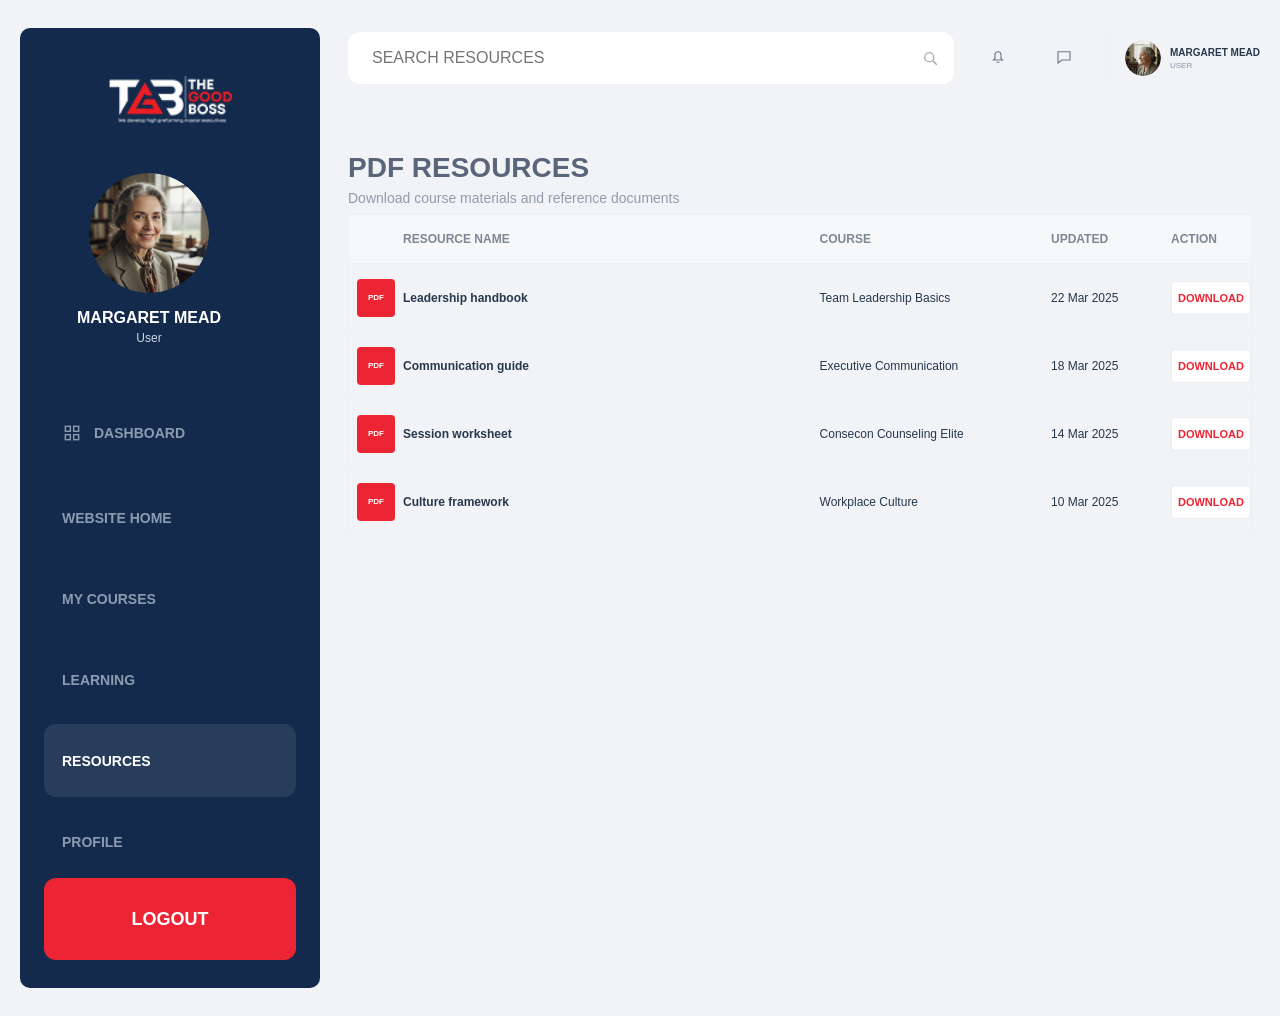
<file: resources.html>
<!doctype html>
<html lang="en" class="portal-document">

<head>
    <meta charset="UTF-8">
    <meta name="viewport" content="width=device-width,initial-scale=1">
    <title>Resources - The Good Boss</title>
    <link rel="stylesheet" href="assets/css/style.css?v=20261124-16">
</head>

<body class="portal-page">
    <div class="portal portal-shell">
        <aside class="sidebar dashboard-sidebar">
            <div class="dashboard-brand">
                <div class="figma-logo"><img src="assets/images/figma/logo.png" alt="The Good Boss"></div>
            </div>
            <div class="sidebar-user"><img src="assets/images/figma/avatar.png" alt="Margaret Mead"><strong>Margaret
                    Mead</strong><span>User</span></div>
            <nav class="nav-list dashboard-nav"><a class="nav-item" href="dashboard.html?v=20261124-18"><svg class="nav-icon"
                        viewBox="0 0 24 24">
                        <rect x="4" y="4" width="6" height="6" />
                        <rect x="14" y="4" width="6" height="6" />
                        <rect x="4" y="14" width="6" height="6" />
                        <rect x="14" y="14" width="6" height="6" />
                    </svg><span>Dashboard</span></a><a class="nav-item" href="index.html?v=20261124-20"><svg class="nav-icon" viewBox="0 0 24 24"><path d="m3 10 9-7 9 7M5 9v11h14V9M9 20v-6h6"/></svg><span>Website Home</span></a><a class="nav-item" href="courses.html?v=20261124-10"><span>My
                        Courses</span></a><a class="nav-item"
                    href="learning.html?v=20261124-10"><span>Learning</span></a><a class="nav-item active"
                    href="resources.html?v=20261124-5"><span>Resources</span></a><a class="nav-item"
                    href="profile.html?v=20261124-5"><span>Profile</span></a></nav><button class="logout-btn"
                type="button">Logout</button>
        </aside>
        <main class="main">
            <header class="topbar portal-topbar"><label class="search"><input type="text" placeholder="Search resources"
                        aria-label="Search"><svg viewBox="0 0 24 24">
                        <circle cx="11" cy="11" r="6" />
                        <path d="m16 16 5 5" />
                    </svg></label>
                <div class="top-actions"><button class="icon-button" aria-label="Notifications"><svg
                            viewBox="0 0 24 24">
                            <path d="M18 16H6l2-2V9a4 4 0 0 1 8 0v5zM10 19h4" />
                        </svg></button><button class="icon-button" aria-label="Messages"><svg viewBox="0 0 24 24">
                            <path d="M4 5h16v11H9l-5 4z" />
                        </svg></button><a class="profile-mini" href="profile.html?v=20261124-5"><img
                            src="assets/images/figma/mini-avatar.png" alt="">
                        <div><strong>Margaret Mead</strong><span>User</span></div>
                    </a></div>
            </header>
            <div class="content">
                <div class="page-title">
                    <div>
                        <h1>PDF Resources</h1>
                        <p>Download course materials and reference documents</p>
                    </div>
                </div>
                <div class="resource-table">
                    <div class="resource-table-head"><span></span><span>Resource
                            name</span><span>Course</span><span>Updated</span><span>Action</span></div>
                    <div class="resource-row"><span class="pdf-icon">PDF</span><strong>Leadership
                            handbook</strong><span>Team Leadership Basics</span><span>22 Mar 2025</span><button
                            class="download-btn" data-file="Leadership Handbook.pdf">Download</button></div>
                    <div class="resource-row"><span class="pdf-icon">PDF</span><strong>Communication
                            guide</strong><span>Executive Communication</span><span>18 Mar 2025</span><button
                            class="download-btn" data-file="Communication Guide.pdf">Download</button></div>
                    <div class="resource-row"><span class="pdf-icon">PDF</span><strong>Session
                            worksheet</strong><span>Consecon Counseling Elite</span><span>14 Mar 2025</span><button
                            class="download-btn" data-file="Session Worksheet.pdf">Download</button></div>
                    <div class="resource-row"><span class="pdf-icon">PDF</span><strong>Culture
                            framework</strong><span>Workplace Culture</span><span>10 Mar 2025</span><button
                            class="download-btn" data-file="Culture Framework.pdf">Download</button></div>
                </div>
            </div>
        </main>
    </div>
    <div class="toast" id="toast"></div>
    <script src="assets/js/main.js?v=20261124-6"></script>
</body>

</html>
</file>
<file: assets/css/funnel.css>
/* ==========================================================================
   THE GOOD BOSS - DESIGN SYSTEM & STYLESHEET
   Apex Executive Coaching, Corporate Interventions, Workshops & Ecosystem
   ========================================================================== */

:root {
  /* Color Palette */
  --bg-darkest: #05070c;
  --bg-primary: #090c14;
  --bg-surface: #0f1422;
  --bg-surface-elevated: #161c2e;
  --bg-card: rgba(18, 24, 38, 0.75);
  --bg-card-hover: rgba(26, 35, 54, 0.9);

  /* Brand Luxury Metallics */
  --gold-50: #fef9ed;
  --gold-100: #fbf0d4;
  --gold-200: #f7dfa6;
  --gold-300: #f1c76f;
  --gold-400: #e8a939;
  --gold-500: #d89020;
  --gold-600: #be7017;
  --gold-glow: rgba(232, 169, 57, 0.3);
  --gold-gradient: linear-gradient(135deg, #f7dfa6 0%, #e8a939 50%, #b86e14 100%);
  --gold-gradient-subtle: linear-gradient(135deg, rgba(247, 223, 166, 0.15) 0%, rgba(232, 169, 57, 0.05) 100%);

  /* Accent Colors */
  --emerald-400: #34d399;
  --emerald-500: #10b981;
  --emerald-glow: rgba(16, 185, 129, 0.25);
  --blue-400: #60a5fa;
  --purple-400: #a78bfa;

  /* Typography */
  --text-main: #f8fafc;
  --text-body: #cbd5e1;
  --text-muted: #94a3b8;
  --text-dim: #64748b;

  /* Borders & Glass */
  --border-subtle: rgba(255, 255, 255, 0.08);
  --border-medium: rgba(255, 255, 255, 0.14);
  --border-gold: rgba(232, 169, 57, 0.35);
  --border-gold-bright: rgba(247, 223, 166, 0.6);
  --glass-blur: blur(16px);

  /* Shadows */
  --shadow-sm: 0 2px 8px rgba(0, 0, 0, 0.3);
  --shadow-md: 0 8px 24px rgba(0, 0, 0, 0.45);
  --shadow-lg: 0 16px 40px rgba(0, 0, 0, 0.6);
  --shadow-gold: 0 10px 30px -5px rgba(232, 169, 57, 0.3);

  /* Layout & Spacing */
  --max-width: 1400px;
  --radius-sm: 8px;
  --radius-md: 14px;
  --radius-lg: 20px;
  --radius-full: 9999px;
  --transition-fast: 0.2s ease;
  --transition-smooth: 0.35s cubic-bezier(0.16, 1, 0.3, 1);
}

/* Reset & Base */
*,
*::before,
*::after {
  box-sizing: border-box;
  margin: 0;
  padding: 0;
}

html {
  scroll-behavior: smooth;
  font-family: 'Plus Jakarta Sans', system-ui, -apple-system, BlinkMacSystemFont, 'Segoe UI', Roboto, sans-serif;
  background-color: var(--bg-darkest);
  color: var(--text-body);
  line-height: 1.6;
  -webkit-font-smoothing: antialiased;
}

body {
  overflow-x: hidden;
  position: relative;
  background: radial-gradient(circle at 50% -20%, rgba(232, 169, 57, 0.08) 0%, transparent 60%),
    radial-gradient(circle at 10% 40%, rgba(16, 185, 129, 0.04) 0%, transparent 50%),
    radial-gradient(circle at 90% 70%, rgba(96, 165, 250, 0.04) 0%, transparent 50%),
    var(--bg-darkest);
}

/* Custom Scrollbar */
::-webkit-scrollbar {
  width: 9px;
}

::-webkit-scrollbar-track {
  background: var(--bg-darkest);
}

::-webkit-scrollbar-thumb {
  background: #232c40;
  border-radius: var(--radius-full);
  border: 2px solid var(--bg-darkest);
}

::-webkit-scrollbar-thumb:hover {
  background: var(--gold-400);
}

/* Typography Helpers */
h1,
h2,
h3,
h4,
h5,
h6 {
  color: var(--text-main);
  font-weight: 700;
  line-height: 1.25;
  letter-spacing: -0.02em;
}

.font-serif {
  font-family: 'Cinzel', Georgia, serif;
  letter-spacing: 0.04em;
}

.text-gold {
  color: var(--gold-400);
}

.gradient-text-gold {
  background: var(--gold-gradient);
  -webkit-background-clip: text;
  -webkit-text-fill-color: transparent;
  display: inline-block;
}

.gradient-text-emerald {
  background: linear-gradient(135deg, #6ee7b7 0%, #10b981 100%);
  -webkit-background-clip: text;
  -webkit-text-fill-color: transparent;
  display: inline-block;
}

p {
  color: var(--text-body);
  font-size: 1.025rem;
}

a {
  color: inherit;
  text-decoration: none;
  transition: var(--transition-fast);
}

.container {
  max-width: var(--max-width);
  margin-left: auto;
  margin-right: auto;
  padding-left: 24px;
  padding-right: 24px;
}

/* Section Header Utility */
.section-header {
  text-align: center;
  max-width: 820px;
  margin: 0 auto 56px auto;
}

.section-tag {
  display: inline-flex;
  align-items: center;
  gap: 8px;
  padding: 6px 14px;
  background: rgba(232, 169, 57, 0.1);
  border: 1px solid var(--border-gold);
  border-radius: var(--radius-full);
  color: var(--gold-300);
  font-size: 0.825rem;
  font-weight: 600;
  text-transform: uppercase;
  letter-spacing: 0.08em;
  margin-bottom: 18px;
}

.section-tag.emerald {
  background: rgba(16, 185, 129, 0.1);
  border-color: rgba(16, 185, 129, 0.3);
  color: var(--emerald-400);
}

.section-title {
  font-size: clamp(2rem, 3.5vw, 3rem);
  margin-bottom: 18px;
}

.section-subtitle {
  font-size: 1.125rem;
  color: var(--text-muted);
}

/* Buttons */
.btn {
  display: inline-flex;
  align-items: center;
  justify-content: center;
  gap: 10px;
  font-weight: 600;
  font-size: 0.95rem;
  padding: 13px 26px;
  border-radius: var(--radius-md);
  cursor: pointer;
  border: 1px solid transparent;
  transition: all var(--transition-smooth);
  text-align: center;
  white-space: nowrap;
}

.btn-primary {
  background: var(--gold-gradient);
  color: #0d111a;
  box-shadow: var(--shadow-gold);
  font-weight: 700;
}

.btn-primary:hover {
  transform: translateY(-2px);
  box-shadow: 0 14px 35px -5px rgba(232, 169, 57, 0.45);
  filter: brightness(1.08);
}

.btn-secondary {
  background: rgba(255, 255, 255, 0.05);
  color: var(--text-main);
  border: 1px solid var(--border-medium);
  backdrop-filter: blur(8px);
}

.btn-secondary:hover {
  background: rgba(255, 255, 255, 0.1);
  border-color: rgba(255, 255, 255, 0.25);
  transform: translateY(-2px);
  color: #fff;
}

.btn-gold-outline {
  background: transparent;
  color: var(--gold-300);
  border: 1px solid var(--border-gold);
}

.btn-gold-outline:hover {
  background: rgba(232, 169, 57, 0.12);
  border-color: var(--gold-400);
  transform: translateY(-2px);
  color: #fff;
}

.btn-sm {
  padding: 8px 16px;
  font-size: 0.85rem;
  border-radius: var(--radius-sm);
}

.btn-lg {
  padding: 16px 34px;
  font-size: 1.05rem;
  border-radius: var(--radius-md);
}

/* ==========================================================================
   NAVIGATION BAR
   ========================================================================== */
.navbar {
  position: sticky;
  top: 0;
  left: 0;
  width: 100%;
  z-index: 1000;
  transition: all var(--transition-smooth);
  border-bottom: 1px solid transparent;
}

.navbar.scrolled {
  background: rgba(9, 12, 20, 0.88);
  backdrop-filter: blur(20px);
  -webkit-backdrop-filter: blur(20px);
  border-bottom: 1px solid var(--border-subtle);
  box-shadow: 0 10px 30px rgba(0, 0, 0, 0.5);
}

.nav-container {
  display: flex;
  align-items: center;
  justify-content: space-between;
  height: 84px;
}

.nav-brand {
  display: flex;
  align-items: center;
  gap: 12px;
}

.brand-logo {
 display: block;
 width: 138px;
 height: auto;
}

.brand-icon-box {
  width: 42px;
  height: 42px;
  border-radius: var(--radius-sm);
  background: var(--gold-gradient);
  display: flex;
  align-items: center;
  justify-content: center;
  color: #0c0f18;
  font-size: 1.25rem;
  box-shadow: var(--shadow-gold);
}

.brand-name {
  font-size: 1.35rem;
  font-weight: 800;
  letter-spacing: 0.05em;
  color: var(--text-main);
}

.brand-name span {
  color: var(--gold-400);
}

.nav-links {
  display: flex;
  align-items: center;
  gap: 6px;
  list-style: none;
}

.mobile-returning-link {
  display: none;
}

.nav-link {
  font-size: 13px;
  font-weight: 700;
  color: var(--text-body);
  position: relative;
  padding: 6px 0;
}

.nav-link:hover,
.nav-link.active {
  color: var(--gold-300);
}

.nav-link::after {
  content: '';
  position: absolute;
  bottom: 0;
  left: 0;
  width: 0%;
  height: 2px;
  background: var(--gold-400);
  transition: var(--transition-fast);
}

.nav-link:hover::after,
.nav-link.active::after {
  width: 100%;
}

.nav-actions {
  display: flex;
  align-items: center;
  gap: 14px;
}

.nav-returning-badge {
  background: rgba(16, 185, 129, 0.12);
  border: 1px solid rgba(16, 185, 129, 0.35);
  color: var(--emerald-400);
  font-size: 0.825rem;
  font-weight: 700;
  padding: 6px 14px;
  border-radius: var(--radius-full);
  display: flex;
  align-items: center;
  gap: 6px;
  cursor: pointer;
  transition: var(--transition-fast);
}

.nav-returning-badge:hover {
  background: rgba(16, 185, 129, 0.2);
  transform: scale(1.02);
}

.mobile-toggle {
  display: none;
  background: none;
  border: none;
  color: var(--text-main);
  font-size: 1.5rem;
  cursor: pointer;
  padding: 8px;
}

/* ==========================================================================
   HERO SECTION - FUNNEL LAUNCHPAD
   ========================================================================== */
.hero {
  padding-top: 65px;
  padding-bottom: 90px;
  position: relative;
  overflow: hidden;
}

.hero-bg-glow {
  position: absolute;
  top: 10%;
  left: 50%;
  transform: translateX(-50%);
  width: 750px;
  height: 550px;
  background: radial-gradient(circle, rgba(232, 169, 57, 0.12) 0%, rgba(16, 185, 129, 0.05) 50%, transparent 70%);
  filter: blur(80px);
  pointer-events: none;
  z-index: 0;
}

.hero-grid {
  display: grid;
  grid-template-columns: 1.15fr 0.85fr;
  gap: 50px;
  align-items: center;
  position: relative;
  z-index: 1;
}

.hero-content {
  max-width: 680px;
}

.hero-badge-group {
  display: flex;
  flex-wrap: wrap;
  gap: 12px;
  margin-bottom: 24px;
}

.hero-badge {
  display: inline-flex;
  align-items: center;
  gap: 8px;
  background: rgba(255, 255, 255, 0.04);
  border: 1px solid var(--border-medium);
  padding: 6px 14px;
  border-radius: var(--radius-full);
  font-size: 0.825rem;
  font-weight: 600;
  color: var(--text-muted);
}

.hero-badge i {
  color: var(--gold-400);
}

.hero-badge.highlight {
  background: rgba(232, 169, 57, 0.12);
  border-color: var(--border-gold);
  color: var(--gold-300);
}

.hero-title {
  font-size: clamp(2.4rem, 4.8vw, 4.2rem);
  font-weight: 800;
  line-height: 1.1;
  margin-bottom: 22px;
  letter-spacing: -0.03em;
}

.hero-description {
  font-size: 1.15rem;
  color: var(--text-body);
  margin-bottom: 34px;
  line-height: 1.7;
}

.hero-cta-group {
  display: flex;
  flex-wrap: wrap;
  gap: 16px;
  align-items: center;
  margin-bottom: 42px;
}

.btn-video-trigger {
  display: inline-flex;
  align-items: center;
  gap: 12px;
  background: rgba(255, 255, 255, 0.04);
  border: 1px solid var(--border-gold);
  padding: 12px 22px;
  border-radius: var(--radius-md);
  color: var(--text-main);
  font-weight: 600;
  cursor: pointer;
  transition: all var(--transition-fast);
}

.btn-video-trigger:hover {
  background: rgba(232, 169, 57, 0.15);
  border-color: var(--gold-300);
  transform: translateY(-2px);
}

.pulse-play-icon {
  width: 36px;
  height: 36px;
  border-radius: var(--radius-full);
  background: var(--gold-gradient);
  color: #0b0f19;
  display: flex;
  align-items: center;
  justify-content: center;
  font-size: 0.95rem;
  position: relative;
}

.pulse-play-icon::after {
  content: '';
  position: absolute;
  top: -4px;
  left: -4px;
  right: -4px;
  bottom: -4px;
  border-radius: var(--radius-full);
  border: 2px solid var(--gold-400);
  opacity: 0.7;
  animation: pulseRadar 2s infinite ease-out;
}

@keyframes pulseRadar {
  0% {
    transform: scale(1);
    opacity: 0.8;
  }

  100% {
    transform: scale(1.6);
    opacity: 0;
  }
}

.hero-stats-row {
  display: grid;
  grid-template-columns: repeat(3, 1fr);
  gap: 20px;
  padding-top: 28px;
  border-top: 1px solid var(--border-subtle);
}

.stat-item h4 {
  font-size: 1.8rem;
  font-weight: 800;
  color: var(--text-main);
  margin-bottom: 2px;
}

.stat-item p {
  font-size: 0.85rem;
  color: var(--text-dim);
  font-weight: 500;
}

/* Hero Funnel Quick Cards (Right Column) */
.hero-funnel-card {
  background: var(--bg-card);
  border: 1px solid var(--border-medium);
  border-radius: var(--radius-lg);
  padding: 30px;
  backdrop-filter: var(--glass-blur);
  box-shadow: var(--shadow-lg);
  position: relative;
}

.hero-funnel-card::before {
  content: '';
  position: absolute;
  inset: -1px;
  border-radius: var(--radius-lg);
  padding: 1px;
  background: linear-gradient(135deg, rgba(232, 169, 57, 0.4), transparent 60%);
  -webkit-mask: linear-gradient(#fff 0 0) content-box, linear-gradient(#fff 0 0);
  mask: linear-gradient(#fff 0 0) content-box, linear-gradient(#fff 0 0);
  -webkit-mask-composite: xor;
  mask-composite: exclude;
  pointer-events: none;
}

.funnel-card-header {
  display: flex;
  justify-content: space-between;
  align-items: center;
  margin-bottom: 24px;
  padding-bottom: 16px;
  border-bottom: 1px solid var(--border-subtle);
}

.funnel-card-header h3 {
  font-size: 1.25rem;
  font-weight: 700;
}

.badge-live-portal {
  display: inline-flex;
  align-items: center;
  gap: 6px;
  font-size: 0.75rem;
  font-weight: 700;
  color: var(--emerald-400);
  background: rgba(16, 185, 129, 0.12);
  padding: 4px 10px;
  border-radius: var(--radius-full);
}

.live-indicator-dot {
  width: 7px;
  height: 7px;
  background: var(--emerald-400);
  border-radius: 50%;
  animation: blinkDot 1.5s infinite;
}

@keyframes blinkDot {

  0%,
  100% {
    opacity: 1;
  }

  50% {
    opacity: 0.3;
  }
}

.funnel-options-list {
  display: flex;
  flex-direction: column;
  gap: 14px;
}

.funnel-option-btn {
  display: flex;
  align-items: center;
  gap: 16px;
  padding: 16px;
  background: rgba(255, 255, 255, 0.025);
  border: 1px solid var(--border-subtle);
  border-radius: var(--radius-md);
  cursor: pointer;
  transition: all var(--transition-fast);
  text-align: left;
}

.funnel-option-btn:hover {
  background: rgba(232, 169, 57, 0.06);
  border-color: var(--border-gold);
  transform: translateX(4px);
}

.funnel-option-btn.featured {
  background: rgba(232, 169, 57, 0.08);
  border-color: var(--border-gold);
}

.funnel-icon {
  width: 46px;
  height: 46px;
  border-radius: var(--radius-md);
  background: var(--bg-surface-elevated);
  border: 1px solid var(--border-subtle);
  display: flex;
  align-items: center;
  justify-content: center;
  font-size: 1.25rem;
  color: var(--gold-300);
  flex-shrink: 0;
}

.funnel-option-btn:hover .funnel-icon {
  background: var(--gold-gradient);
  color: #090c14;
}

.funnel-text {
  flex-grow: 1;
}

.funnel-text-top {
  display: flex;
  align-items: center;
  justify-content: space-between;
  margin-bottom: 2px;
}

.funnel-text h4 {
  font-size: 1rem;
  font-weight: 700;
  color: var(--text-main);
}

.funnel-price-tag {
  font-size: 0.95rem;
  font-weight: 800;
  color: var(--gold-300);
}

.funnel-price-tag.emerald {
  color: var(--emerald-400);
}

.funnel-text p {
  font-size: 0.825rem;
  color: var(--text-muted);
}

.funnel-arrow {
  color: var(--text-dim);
  font-size: 0.9rem;
  transition: var(--transition-fast);
}

.funnel-option-btn:hover .funnel-arrow {
  color: var(--gold-400);
  transform: translateX(4px);
}

/* ==========================================================================
   VIDEO SHOWCASE SECTION (Intro Video Requirement)
   ========================================================================== */
.video-section {
  padding: 80px 0;
  background: linear-gradient(180deg, transparent 0%, rgba(15, 20, 34, 0.7) 50%, transparent 100%);
  position: relative;
}

.video-player-container {
  max-width: 960px;
  margin: 0 auto;
  border-radius: var(--radius-lg);
  overflow: hidden;
  border: 1px solid var(--border-gold);
  box-shadow: 0 25px 60px rgba(0, 0, 0, 0.8), var(--shadow-gold);
  background: var(--bg-surface);
  position: relative;
}

.video-thumbnail-box {
  position: relative;
  width: 100%;
  aspect-ratio: 16 / 9;
  background: linear-gradient(135deg, #101625 0%, #1e2840 50%, #0d121c 100%);
  display: flex;
  flex-direction: column;
  justify-content: center;
  align-items: center;
  cursor: pointer;
  overflow: hidden;
}

.video-backdrop-mesh {
  position: absolute;
  inset: 0;
  background-image:
    radial-gradient(circle at 50% 50%, rgba(232, 169, 57, 0.25) 0%, transparent 55%),
    linear-gradient(rgba(255, 255, 255, 0.03) 1px, transparent 1px),
    linear-gradient(90deg, rgba(255, 255, 255, 0.03) 1px, transparent 1px);
  background-size: 100% 100%, 40px 40px, 40px 40px;
  opacity: 0.9;
}

.video-play-center {
  position: relative;
  z-index: 2;
  display: flex;
  flex-direction: column;
  align-items: center;
  gap: 16px;
  text-align: center;
}

.giant-play-btn {
  width: 88px;
  height: 88px;
  border-radius: 50%;
  background: var(--gold-gradient);
  color: #0b0f19;
  font-size: 2rem;
  display: flex;
  align-items: center;
  justify-content: center;
  box-shadow: 0 0 45px rgba(232, 169, 57, 0.7);
  transition: all var(--transition-smooth);
  padding-left: 6px;
}

.video-thumbnail-box:hover .giant-play-btn {
  transform: scale(1.1);
  box-shadow: 0 0 65px rgba(232, 169, 57, 0.9);
}

.video-intro-title {
  font-size: 1.45rem;
  font-weight: 700;
  color: #fff;
  text-shadow: 0 2px 10px rgba(0, 0, 0, 0.6);
}

.video-meta-tag {
  display: inline-flex;
  align-items: center;
  gap: 8px;
  background: rgba(0, 0, 0, 0.6);
  backdrop-filter: blur(8px);
  padding: 6px 16px;
  border-radius: var(--radius-full);
  font-size: 0.85rem;
  color: var(--gold-300);
  border: 1px solid rgba(255, 255, 255, 0.1);
}

.video-key-takeaways {
  display: grid;
  grid-template-columns: repeat(3, 1fr);
  gap: 20px;
  margin-top: 36px;
}

.takeaway-card {
  background: var(--bg-card);
  border: 1px solid var(--border-subtle);
  border-radius: var(--radius-md);
  padding: 22px;
}

.takeaway-card h4 {
  font-size: 1.05rem;
  color: var(--text-main);
  margin-bottom: 8px;
  display: flex;
  align-items: center;
  gap: 10px;
}

.takeaway-card h4 i {
  color: var(--gold-400);
}

.takeaway-card p {
  font-size: 0.875rem;
  color: var(--text-muted);
}

/* ==========================================================================
   PYRAMID STRUCTURE SECTION (Core Philosophy)
   Base: Life & Self-Development Coaching
   Second Tier: Wellness and Nutrition
   Top: Leadership and Organizational Development
   ========================================================================== */
.pyramid-section {
  padding: 100px 0;
  position: relative;
}

.pyramid-showcase-grid {
  display: grid;
  grid-template-columns: 1fr 1fr;
  gap: 50px;
  align-items: center;
}

.pyramid-visual-wrapper {
  background: var(--bg-surface);
  border: 1px solid var(--border-medium);
  border-radius: var(--radius-lg);
  padding: 40px 30px;
  box-shadow: var(--shadow-lg);
  position: relative;
  display: flex;
  flex-direction: column;
  align-items: center;
}

/* Visual Interactive 3-Tier Pyramid */
.pyramid-container {
  width: 100%;
  max-width: 480px;
  display: flex;
  flex-direction: column;
  align-items: center;
  gap: 12px;
  position: relative;
}

.pyramid-tier {
  width: 100%;
  border-radius: var(--radius-md);
  cursor: pointer;
  transition: all var(--transition-smooth);
  position: relative;
  overflow: hidden;
  border: 1px solid transparent;
  display: flex;
  flex-direction: column;
  justify-content: center;
  align-items: center;
  text-align: center;
  padding: 18px 24px;
}

/* Tier 3: Top Tier */
.tier-top {
  width: 62%;
  background: linear-gradient(180deg, rgba(232, 169, 57, 0.22) 0%, rgba(190, 112, 23, 0.12) 100%);
  border-color: rgba(232, 169, 57, 0.5);
  box-shadow: 0 0 25px rgba(232, 169, 57, 0.15);
  clip-path: polygon(15% 0%, 85% 0%, 100% 100%, 0% 100%);
  padding: 24px 20px 18px 20px;
}

/* Tier 2: Second Tier (Middle) */
.tier-middle {
  width: 82%;
  background: linear-gradient(180deg, rgba(16, 185, 129, 0.18) 0%, rgba(5, 150, 105, 0.08) 100%);
  border-color: rgba(16, 185, 129, 0.4);
  box-shadow: 0 0 25px rgba(16, 185, 129, 0.12);
  clip-path: polygon(10% 0%, 90% 0%, 100% 100%, 0% 100%);
  padding: 22px 24px;
}

/* Tier 1: Base Tier */
.tier-base {
  width: 100%;
  background: linear-gradient(180deg, rgba(96, 165, 250, 0.18) 0%, rgba(37, 99, 235, 0.08) 100%);
  border-color: rgba(96, 165, 250, 0.4);
  box-shadow: 0 0 25px rgba(96, 165, 250, 0.12);
  border-radius: var(--radius-md);
  padding: 24px 30px;
}

.pyramid-tier:hover,
.pyramid-tier.active {
  transform: translateY(-4px) scale(1.02);
  filter: brightness(1.2);
}

.tier-top.active,
.tier-top:hover {
  border-color: var(--gold-300);
  box-shadow: 0 0 35px rgba(232, 169, 57, 0.5);
}

.tier-middle.active,
.tier-middle:hover {
  border-color: var(--emerald-400);
  box-shadow: 0 0 35px rgba(16, 185, 129, 0.4);
}

.tier-base.active,
.tier-base:hover {
  border-color: var(--blue-400);
  box-shadow: 0 0 35px rgba(96, 165, 250, 0.4);
}

.tier-tag {
  font-size: 0.725rem;
  font-weight: 700;
  text-transform: uppercase;
  letter-spacing: 0.08em;
  margin-bottom: 4px;
  display: flex;
  align-items: center;
  gap: 6px;
}

.tier-top .tier-tag {
  color: var(--gold-300);
}

.tier-middle .tier-tag {
  color: var(--emerald-400);
}

.tier-base .tier-tag {
  color: var(--blue-400);
}

.tier-title {
  font-size: 1.1rem;
  font-weight: 800;
  color: var(--text-main);
  line-height: 1.25;
}

.tier-phase-note {
  font-size: 0.775rem;
  color: var(--text-muted);
  margin-top: 4px;
}

.pyramid-prompt {
  margin-top: 24px;
  font-size: 0.85rem;
  color: var(--text-dim);
  display: flex;
  align-items: center;
  gap: 8px;
}

/* Pyramid Interactive Inspector Panel (Right Column) */
.pyramid-inspector-card {
  background: var(--bg-card);
  border: 1px solid var(--border-medium);
  border-radius: var(--radius-lg);
  padding: 36px;
  box-shadow: var(--shadow-lg);
  position: relative;
  transition: all var(--transition-smooth);
}

.inspector-header {
  display: flex;
  justify-content: space-between;
  align-items: flex-start;
  margin-bottom: 20px;
  padding-bottom: 16px;
  border-bottom: 1px solid var(--border-subtle);
}

.inspector-tier-badge {
  display: inline-flex;
  align-items: center;
  gap: 8px;
  padding: 6px 14px;
  border-radius: var(--radius-full);
  font-size: 0.825rem;
  font-weight: 700;
  text-transform: uppercase;
}

.inspector-tier-badge.top {
  background: rgba(232, 169, 57, 0.15);
  border: 1px solid var(--border-gold);
  color: var(--gold-300);
}

.inspector-tier-badge.middle {
  background: rgba(16, 185, 129, 0.15);
  border: 1px solid rgba(16, 185, 129, 0.4);
  color: var(--emerald-400);
}

.inspector-tier-badge.base {
  background: rgba(96, 165, 250, 0.15);
  border: 1px solid rgba(96, 165, 250, 0.4);
  color: var(--blue-400);
}

.inspector-title {
  font-size: 1.65rem;
  font-weight: 800;
  color: var(--text-main);
  margin-bottom: 10px;
}

.inspector-philosophy {
  font-size: 1.05rem;
  color: var(--text-body);
  line-height: 1.65;
  margin-bottom: 24px;
}

.inspector-features-grid {
  display: grid;
  grid-template-columns: 1fr;
  gap: 12px;
  margin-bottom: 28px;
}

.inspector-feature-item {
  display: flex;
  align-items: flex-start;
  gap: 12px;
  background: rgba(255, 255, 255, 0.025);
  padding: 12px 16px;
  border-radius: var(--radius-sm);
  border: 1px solid var(--border-subtle);
}

.inspector-feature-item i {
  color: var(--gold-400);
  margin-top: 3px;
}

.inspector-feature-item div h5 {
  font-size: 0.95rem;
  color: var(--text-main);
  margin-bottom: 2px;
}

.inspector-feature-item div p {
  font-size: 0.825rem;
  color: var(--text-muted);
}

.inspector-actions {
  display: flex;
  gap: 14px;
}

/* ==========================================================================
   THE 12-WEEK COACHING COURSE SECTION
   1 course a week. 4 courses for Phase 1. 4 courses for Phase 2 (from 20). 4 courses for Phase 3.
   ========================================================================== */
.courses-section {
  padding: 100px 0;
  background: linear-gradient(180deg, transparent 0%, rgba(15, 20, 34, 0.5) 50%, transparent 100%);
  position: relative;
}

/* Returning Client Notification Banner */
.returning-client-hero-alert {
  background: linear-gradient(90deg, rgba(16, 185, 129, 0.12) 0%, rgba(232, 169, 57, 0.12) 100%);
  border: 1px solid rgba(16, 185, 129, 0.4);
  border-radius: var(--radius-md);
  padding: 18px 24px;
  margin-bottom: 48px;
  display: flex;
  align-items: center;
  justify-content: space-between;
  gap: 20px;
}

.returning-alert-left {
  display: flex;
  align-items: center;
  gap: 16px;
}

.returning-icon-badge {
  width: 44px;
  height: 44px;
  border-radius: 50%;
  background: rgba(16, 185, 129, 0.2);
  color: var(--emerald-400);
  display: flex;
  align-items: center;
  justify-content: center;
  font-size: 1.25rem;
  flex-shrink: 0;
}

.returning-alert-text h4 {
  font-size: 1.05rem;
  color: var(--text-main);
  margin-bottom: 2px;
}

.returning-alert-text p {
  font-size: 0.875rem;
  color: var(--text-body);
}

/* Phase Navigation Tabs */
.phase-nav-tabs {
  display: grid;
  grid-template-columns: repeat(3, 1fr);
  gap: 16px;
  margin-bottom: 40px;
}

.phase-tab-btn {
  background: var(--bg-card);
  border: 1px solid var(--border-subtle);
  border-radius: var(--radius-md);
  padding: 20px;
  cursor: pointer;
  transition: all var(--transition-smooth);
  text-align: left;
  position: relative;
}

.phase-tab-btn:hover {
  border-color: var(--border-medium);
  background: var(--bg-surface-elevated);
}

.phase-tab-btn.active {
  border-color: var(--border-gold);
  background: rgba(232, 169, 57, 0.08);
  box-shadow: 0 8px 25px -5px rgba(232, 169, 57, 0.25);
}

.phase-tab-btn.active::after {
  content: '';
  position: absolute;
  bottom: -2px;
  left: 20px;
  right: 20px;
  height: 3px;
  background: var(--gold-gradient);
  border-radius: var(--radius-full);
}

.phase-tab-header {
  display: flex;
  justify-content: space-between;
  align-items: center;
  margin-bottom: 6px;
}

.phase-tab-number {
  font-size: 0.8rem;
  font-weight: 800;
  color: var(--gold-400);
  letter-spacing: 0.05em;
}

.phase-tab-badge {
  font-size: 0.725rem;
  font-weight: 700;
  padding: 3px 8px;
  border-radius: var(--radius-full);
  background: rgba(255, 255, 255, 0.06);
  color: var(--text-muted);
}

.phase-tab-badge.elective {
  background: rgba(16, 185, 129, 0.15);
  color: var(--emerald-400);
  border: 1px solid rgba(16, 185, 129, 0.3);
}

.phase-tab-title {
  font-size: 1.1rem;
  font-weight: 700;
  color: var(--text-main);
  margin-bottom: 4px;
}

.phase-tab-sub {
  font-size: 0.8rem;
  color: var(--text-muted);
}

/* Phase Tab Panels */
.phase-panel {
  display: none;
  animation: fadeIn 0.4s ease forwards;
}

.phase-panel.active {
  display: block;
}

@keyframes fadeIn {
  from {
    opacity: 0;
    transform: translateY(8px);
  }

  to {
    opacity: 1;
    transform: translateY(0);
  }
}

.phase-overview-card {
  background: var(--bg-card);
  border: 1px solid var(--border-medium);
  border-radius: var(--radius-lg);
  padding: 32px;
  margin-bottom: 32px;
  display: flex;
  justify-content: space-between;
  align-items: center;
  gap: 30px;
}

.phase-overview-info h3 {
  font-size: 1.6rem;
  margin-bottom: 8px;
}

.phase-overview-info p {
  color: var(--text-body);
  max-width: 720px;
}

.phase-meta-tags {
  display: flex;
  flex-direction: column;
  gap: 8px;
  align-items: flex-end;
}

.phase-meta-pill {
  display: inline-flex;
  align-items: center;
  gap: 8px;
  padding: 6px 14px;
  border-radius: var(--radius-full);
  background: var(--bg-surface-elevated);
  border: 1px solid var(--border-subtle);
  font-size: 0.825rem;
  font-weight: 600;
  color: var(--text-main);
  white-space: nowrap;
}

/* Fixed Course Week Cards Grid */
.course-weeks-grid {
  display: grid;
  grid-template-columns: repeat(2, 1fr);
  gap: 24px;
}

.week-card {
  background: var(--bg-card);
  border: 1px solid var(--border-subtle);
  border-radius: var(--radius-md);
  padding: 28px;
  transition: all var(--transition-smooth);
  position: relative;
}

.week-card:hover {
  border-color: var(--border-gold);
  transform: translateY(-3px);
  box-shadow: var(--shadow-md);
}

.week-card-top {
  display: flex;
  justify-content: space-between;
  align-items: center;
  margin-bottom: 14px;
}

.week-badge {
  display: inline-flex;
  align-items: center;
  gap: 6px;
  font-size: 0.775rem;
  font-weight: 800;
  color: var(--gold-300);
  background: rgba(232, 169, 57, 0.12);
  padding: 4px 10px;
  border-radius: var(--radius-full);
}

.week-code {
  font-size: 0.775rem;
  font-weight: 600;
  color: var(--text-dim);
  font-family: monospace;
}

.week-title {
  font-size: 1.2rem;
  font-weight: 700;
  color: var(--text-main);
  margin-bottom: 10px;
}

.week-focus {
  font-size: 0.9rem;
  color: var(--text-muted);
  line-height: 1.6;
  margin-bottom: 18px;
}

.week-deliverables-title {
  font-size: 0.75rem;
  font-weight: 700;
  text-transform: uppercase;
  letter-spacing: 0.06em;
  color: var(--text-dim);
  margin-bottom: 8px;
}

.week-deliverables-list {
  display: flex;
  flex-direction: column;
  gap: 6px;
}

.deliverable-item {
  display: flex;
  align-items: center;
  gap: 8px;
  font-size: 0.825rem;
  color: var(--text-body);
}

.deliverable-item i {
  color: var(--emerald-400);
  font-size: 0.8rem;
}

/* ==========================================================================
   PHASE 2 - 20 ELECTIVE COURSE CATALOG & SELECTION ENGINE
   Client Requirement: "The phase 2 courses will draw on 20 potential courses,
   that can be chosen from. They only get to chose 1. For return clients, they can start with phase 2."
   ========================================================================== */
.phase2-elective-container {
  background: var(--bg-surface);
  border: 1px solid var(--border-medium);
  border-radius: var(--radius-lg);
  padding: 36px;
}

.elective-filter-bar {
  display: flex;
  flex-wrap: wrap;
  justify-content: space-between;
  align-items: center;
  gap: 16px;
  margin-bottom: 28px;
  padding-bottom: 24px;
  border-bottom: 1px solid var(--border-subtle);
}

.elective-category-pills {
  display: flex;
  flex-wrap: wrap;
  gap: 8px;
}

.category-pill {
  background: var(--bg-card);
  border: 1px solid var(--border-subtle);
  color: var(--text-muted);
  font-size: 0.825rem;
  font-weight: 600;
  padding: 8px 16px;
  border-radius: var(--radius-full);
  cursor: pointer;
  transition: all var(--transition-fast);
}

.category-pill:hover {
  background: var(--bg-surface-elevated);
  color: var(--text-main);
}

.category-pill.active {
  background: var(--gold-gradient);
  color: #0b0f19;
  border-color: var(--gold-400);
  font-weight: 700;
}

.elective-search-box {
  position: relative;
  min-width: 260px;
}

.elective-search-box input {
  width: 100%;
  background: var(--bg-card);
  border: 1px solid var(--border-subtle);
  border-radius: var(--radius-full);
  padding: 10px 18px 10px 38px;
  color: var(--text-main);
  font-size: 0.875rem;
  outline: none;
  transition: var(--transition-fast);
}

.elective-search-box input:focus {
  border-color: var(--gold-400);
  box-shadow: 0 0 0 3px rgba(232, 169, 57, 0.15);
}

.elective-search-box i {
  position: absolute;
  left: 14px;
  top: 50%;
  transform: translateY(-50%);
  color: var(--text-dim);
}

/* Active Selection Notification Bar */
.active-selection-banner {
  background: rgba(16, 185, 129, 0.08);
  border: 1px solid rgba(16, 185, 129, 0.35);
  border-radius: var(--radius-md);
  padding: 14px 20px;
  margin-bottom: 24px;
  display: flex;
  justify-content: space-between;
  align-items: center;
  gap: 16px;
}

.active-selection-text {
  display: flex;
  align-items: center;
  gap: 12px;
}

.active-selection-text strong {
  color: var(--emerald-400);
}

.electives-grid {
  display: grid;
  grid-template-columns: repeat(auto-fill, minmax(290px, 1fr));
  gap: 20px;
  max-height: 720px;
  overflow-y: auto;
  padding-right: 8px;
}

.elective-card {
  background: var(--bg-card);
  border: 1px solid var(--border-subtle);
  border-radius: var(--radius-md);
  padding: 22px;
  display: flex;
  flex-direction: column;
  justify-content: space-between;
  transition: all var(--transition-smooth);
  position: relative;
}

.elective-card:hover {
  border-color: var(--border-gold);
  transform: translateY(-3px);
  background: var(--bg-card-hover);
}

.elective-card.is-selected {
  border-color: var(--emerald-400);
  background: rgba(16, 185, 129, 0.08);
  box-shadow: 0 0 25px rgba(16, 185, 129, 0.2);
}

.elective-card.is-selected::before {
  content: 'SELECTED SPECIALIZATION';
  position: absolute;
  top: -10px;
  right: 16px;
  background: var(--emerald-500);
  color: #fff;
  font-size: 0.65rem;
  font-weight: 800;
  letter-spacing: 0.08em;
  padding: 2px 10px;
  border-radius: var(--radius-full);
}

.elective-top {
  margin-bottom: 12px;
}

.elective-badge-row {
  display: flex;
  justify-content: space-between;
  align-items: center;
  margin-bottom: 10px;
}

.elective-cat-tag {
  font-size: 0.725rem;
  color: var(--gold-300);
  font-weight: 700;
}

.elective-code {
  font-size: 0.725rem;
  color: var(--text-dim);
  font-family: monospace;
}

.elective-title {
  font-size: 1.05rem;
  font-weight: 700;
  color: var(--text-main);
  margin-bottom: 8px;
  line-height: 1.35;
}

.elective-desc {
  font-size: 0.85rem;
  color: var(--text-muted);
  line-height: 1.55;
  margin-bottom: 16px;
}

.elective-instructor {
  font-size: 0.775rem;
  color: var(--text-dim);
  display: flex;
  align-items: center;
  gap: 6px;
  margin-bottom: 16px;
}

.elective-btn-choose {
  width: 100%;
  padding: 9px;
  border-radius: var(--radius-sm);
  font-size: 0.825rem;
  font-weight: 700;
  border: 1px solid var(--border-gold);
  background: transparent;
  color: var(--gold-300);
  cursor: pointer;
  transition: all var(--transition-fast);
  display: flex;
  align-items: center;
  justify-content: center;
  gap: 8px;
}

.elective-btn-choose:hover {
  background: var(--gold-gradient);
  color: #0c0f18;
}

.elective-card.is-selected .elective-btn-choose {
  background: var(--emerald-500);
  color: #fff;
  border-color: var(--emerald-400);
}

/* ==========================================================================
   PRICING & INTERACTIVE CHECKOUT FUNNEL
   Pricing is $3,000 for 12 week course. $2,000 for returning 8 week clients.
   Coupon code system.
   ========================================================================== */
.pricing-section {
  padding: 100px 0;
  position: relative;
}

.pricing-cards-container {
  display: grid;
  grid-template-columns: 1fr 1fr;
  gap: 32px;
  align-items: stretch;
  max-width: 1040px;
  margin: 0 auto;
}

.pricing-card {
  background: var(--bg-surface);
  border: 1px solid var(--border-medium);
  border-radius: var(--radius-lg);
  padding: 40px;
  display: flex;
  flex-direction: column;
  justify-content: space-between;
  position: relative;
  transition: all var(--transition-smooth);
}

.pricing-card.featured {
  border-color: var(--border-gold);
  background: linear-gradient(180deg, rgba(22, 28, 46, 0.9) 0%, rgba(15, 20, 34, 0.9) 100%);
  box-shadow: var(--shadow-lg), var(--shadow-gold);
}

.pricing-card.returning-plan {
  border-color: rgba(16, 185, 129, 0.4);
}

.pricing-pill-badge {
  position: absolute;
  top: -12px;
  left: 36px;
  padding: 4px 14px;
  border-radius: var(--radius-full);
  font-size: 0.75rem;
  font-weight: 800;
  text-transform: uppercase;
  letter-spacing: 0.08em;
}

.pricing-pill-badge.gold {
  background: var(--gold-gradient);
  color: #090c14;
}

.pricing-pill-badge.emerald {
  background: var(--emerald-500);
  color: #fff;
}

.pricing-card-header {
  margin-bottom: 24px;
  padding-bottom: 20px;
  border-bottom: 1px solid var(--border-subtle);
}

.plan-name {
  font-size: 1.4rem;
  font-weight: 800;
  color: var(--text-main);
  margin-bottom: 6px;
}

.plan-subtitle {
  font-size: 0.875rem;
  color: var(--text-muted);
}

.price-display-box {
  margin: 20px 0;
  display: flex;
  align-items: baseline;
  gap: 12px;
}

.original-price-strike {
  font-size: 1.4rem;
  color: var(--text-dim);
  text-decoration: line-through;
  display: none;
}

.current-price {
  font-size: 3.2rem;
  font-weight: 800;
  color: var(--text-main);
  line-height: 1;
}

.pricing-card.featured .current-price {
  color: var(--gold-300);
}

.pricing-card.returning-plan .current-price {
  color: var(--emerald-400);
}

.price-period {
  font-size: 0.95rem;
  color: var(--text-muted);
  font-weight: 600;
}

.plan-features-list {
  list-style: none;
  display: flex;
  flex-direction: column;
  gap: 14px;
  margin-bottom: 32px;
}

.plan-feature-row {
  display: flex;
  align-items: flex-start;
  gap: 12px;
  font-size: 0.925rem;
}

.plan-feature-row i {
  color: var(--emerald-400);
  margin-top: 4px;
}

.plan-feature-row.highlight-elective i {
  color: var(--gold-400);
}

/* Coupon Code Engine Widget */
.coupon-widget-wrapper {
  max-width: 720px;
  margin: 48px auto 0 auto;
  background: var(--bg-card);
  border: 1px solid var(--border-medium);
  border-radius: var(--radius-lg);
  padding: 28px 32px;
  box-shadow: var(--shadow-md);
}

.coupon-widget-header {
  display: flex;
  align-items: center;
  justify-content: space-between;
  margin-bottom: 16px;
}

.coupon-widget-header h4 {
  font-size: 1.05rem;
  display: flex;
  align-items: center;
  gap: 10px;
}

.coupon-widget-header h4 i {
  color: var(--gold-400);
}

.coupon-input-group {
  display: flex;
  gap: 12px;
  margin-bottom: 14px;
}

.coupon-input-group input {
  flex-grow: 1;
  background: var(--bg-surface-elevated);
  border: 1px solid var(--border-medium);
  border-radius: var(--radius-md);
  padding: 12px 18px;
  color: var(--text-main);
  font-size: 0.95rem;
  font-weight: 600;
  text-transform: uppercase;
  letter-spacing: 0.05em;
  outline: none;
  transition: var(--transition-fast);
}

.coupon-input-group input:focus {
  border-color: var(--gold-400);
}

.coupon-available-tags {
  display: flex;
  flex-wrap: wrap;
  align-items: center;
  gap: 8px;
  font-size: 0.8rem;
  color: var(--text-dim);
}

.coupon-chip {
  background: rgba(232, 169, 57, 0.1);
  border: 1px dashed var(--border-gold);
  color: var(--gold-300);
  padding: 3px 10px;
  border-radius: var(--radius-full);
  cursor: pointer;
  font-weight: 700;
  font-family: monospace;
  transition: var(--transition-fast);
}

.coupon-chip:hover {
  background: rgba(232, 169, 57, 0.2);
}

.coupon-status-msg {
  font-size: 0.85rem;
  margin-top: 10px;
  display: none;
}

.coupon-status-msg.success {
  display: block;
  color: var(--emerald-400);
}

.coupon-status-msg.error {
  display: block;
  color: #f87171;
}

/* ==========================================================================
   CORPORATE TRAINING & INTERVENTIONS ($35,000)
   Leadership Development, Turnarounds, Change Maxing, Growth Acceleration
   ========================================================================== */
.corporate-section {
  padding: 110px 0;
  position: relative;
  background: radial-gradient(circle at 50% 30%, rgba(232, 169, 57, 0.06) 0%, transparent 60%),
    var(--bg-surface);
  border-top: 1px solid var(--border-subtle);
  border-bottom: 1px solid var(--border-subtle);
}

.corporate-hero-banner {
  display: grid;
  grid-template-columns: 1.2fr 0.8fr;
  gap: 40px;
  align-items: center;
  background: var(--bg-card);
  border: 1px solid var(--border-gold);
  border-radius: var(--radius-lg);
  padding: 44px;
  margin-bottom: 60px;
  box-shadow: 0 20px 50px rgba(0, 0, 0, 0.6), var(--shadow-gold);
  position: relative;
  overflow: hidden;
}

.corporate-hero-banner::after {
  content: 'ENTERPRISE';
  position: absolute;
  right: -20px;
  bottom: -40px;
  font-size: 7rem;
  font-weight: 900;
  color: rgba(255, 255, 255, 0.015);
  pointer-events: none;
  line-height: 1;
}

.corporate-banner-content h3 {
  font-size: 2.2rem;
  margin-bottom: 12px;
}

.corporate-banner-content p {
  font-size: 1.05rem;
  color: var(--text-body);
  margin-bottom: 24px;
}

.corporate-pricing-box {
  background: var(--bg-surface-elevated);
  border: 1px solid var(--border-medium);
  border-radius: var(--radius-md);
  padding: 30px;
  text-align: center;
  display: flex;
  flex-direction: column;
  justify-content: center;
  align-items: center;
}

.corporate-fee-label {
  font-size: 0.85rem;
  font-weight: 700;
  text-transform: uppercase;
  letter-spacing: 0.08em;
  color: var(--gold-400);
  margin-bottom: 4px;
}

.corporate-fee {
  font-size: 3.5rem;
  font-weight: 900;
  color: #fff;
  line-height: 1;
  margin-bottom: 6px;
}

.corporate-fee-sub {
  font-size: 0.85rem;
  color: var(--text-muted);
  margin-bottom: 20px;
}

/* 4 Corporate Pillars Grid */
.corporate-pillars-grid {
  display: grid;
  grid-template-columns: repeat(2, 1fr);
  gap: 28px;
}

.pillar-card {
  background: var(--bg-card);
  border: 1px solid var(--border-subtle);
  border-radius: var(--radius-lg);
  padding: 36px;
  transition: all var(--transition-smooth);
  position: relative;
  overflow: hidden;
}

.pillar-card:hover {
  border-color: var(--border-gold);
  transform: translateY(-4px);
  box-shadow: var(--shadow-lg);
}

.pillar-card-header {
  display: flex;
  align-items: center;
  gap: 18px;
  margin-bottom: 18px;
}

.pillar-icon-box {
  width: 54px;
  height: 54px;
  border-radius: var(--radius-md);
  background: var(--gold-gradient);
  color: #0b0f19;
  font-size: 1.4rem;
  display: flex;
  align-items: center;
  justify-content: center;
  flex-shrink: 0;
  box-shadow: var(--shadow-gold);
}

.pillar-header-text h4 {
  font-size: 1.35rem;
  font-weight: 800;
  color: var(--text-main);
}

.pillar-header-text span {
  font-size: 0.825rem;
  color: var(--gold-300);
  font-weight: 600;
}

.pillar-card p {
  font-size: 0.95rem;
  color: var(--text-muted);
  line-height: 1.65;
  margin-bottom: 22px;
}

.pillar-deliverables-box {
  background: rgba(255, 255, 255, 0.025);
  border: 1px solid var(--border-subtle);
  border-radius: var(--radius-sm);
  padding: 16px;
}

.pillar-deliverables-box h5 {
  font-size: 0.775rem;
  font-weight: 700;
  text-transform: uppercase;
  letter-spacing: 0.06em;
  color: var(--text-dim);
  margin-bottom: 10px;
}

.pillar-deliverables-box ul {
  list-style: none;
  display: flex;
  flex-direction: column;
  gap: 8px;
}

.pillar-deliverables-box li {
  font-size: 0.85rem;
  color: var(--text-body);
  display: flex;
  align-items: center;
  gap: 10px;
}

.pillar-deliverables-box li i {
  color: var(--gold-400);
  font-size: 0.8rem;
}

/* ==========================================================================
   3-DAY WORKSHOP SECTION ($1,250 + GROUP DISCOUNTS)
   ========================================================================== */
.workshop-section {
  padding: 100px 0;
  position: relative;
}

.workshop-overview-grid {
  display: grid;
  grid-template-columns: 1.15fr 0.85fr;
  gap: 40px;
  align-items: start;
}

/* 3 Days Itinerary Timeline */
.workshop-timeline {
  display: flex;
  flex-direction: column;
  gap: 20px;
}

.workshop-day-card {
  background: var(--bg-card);
  border: 1px solid var(--border-subtle);
  border-radius: var(--radius-md);
  padding: 28px;
  transition: var(--transition-smooth);
}

.workshop-day-card:hover {
  border-color: var(--border-gold);
}

.workshop-day-header {
  display: flex;
  align-items: center;
  justify-content: space-between;
  margin-bottom: 12px;
}

.day-badge {
  font-size: 0.8rem;
  font-weight: 800;
  color: #0b0f19;
  background: var(--gold-gradient);
  padding: 4px 12px;
  border-radius: var(--radius-full);
}

.day-hours {
  font-size: 0.8rem;
  color: var(--text-dim);
}

.workshop-day-title {
  font-size: 1.25rem;
  font-weight: 700;
  color: var(--text-main);
  margin-bottom: 6px;
}

.workshop-day-focus {
  font-size: 0.9rem;
  color: var(--text-muted);
  margin-bottom: 16px;
}

.workshop-sessions-list {
  display: flex;
  flex-direction: column;
  gap: 8px;
  border-top: 1px solid var(--border-subtle);
  padding-top: 14px;
}

.session-item {
  display: flex;
  align-items: center;
  gap: 10px;
  font-size: 0.85rem;
  color: var(--text-body);
}

.session-item i {
  color: var(--gold-400);
  font-size: 0.75rem;
}

/* Group Discount Interactive Calculator */
.workshop-calculator-card {
  background: var(--bg-surface);
  border: 1px solid var(--border-gold);
  border-radius: var(--radius-lg);
  padding: 36px;
  box-shadow: var(--shadow-lg), var(--shadow-gold);
  position: sticky;
  top: 110px;
}

.calc-header {
  margin-bottom: 24px;
  padding-bottom: 16px;
  border-bottom: 1px solid var(--border-subtle);
}

.calc-header h3 {
  font-size: 1.45rem;
  margin-bottom: 6px;
}

.calc-header p {
  font-size: 0.875rem;
  color: var(--text-muted);
}

.calc-stepper-box {
  margin-bottom: 24px;
}

.calc-label {
  display: flex;
  justify-content: space-between;
  font-size: 0.9rem;
  font-weight: 600;
  color: var(--text-main);
  margin-bottom: 10px;
}

.calc-controls {
  display: flex;
  align-items: center;
  gap: 16px;
}

.stepper-btn {
  width: 44px;
  height: 44px;
  border-radius: var(--radius-sm);
  background: var(--bg-surface-elevated);
  border: 1px solid var(--border-medium);
  color: var(--text-main);
  font-size: 1.25rem;
  display: flex;
  align-items: center;
  justify-content: center;
  cursor: pointer;
  transition: var(--transition-fast);
}

.stepper-btn:hover {
  background: var(--gold-gradient);
  color: #0b0f19;
  border-color: var(--gold-400);
}

.seats-input-field {
  flex-grow: 1;
  background: var(--bg-card);
  border: 1px solid var(--border-medium);
  border-radius: var(--radius-sm);
  padding: 10px;
  text-align: center;
  font-size: 1.35rem;
  font-weight: 800;
  color: var(--text-main);
}

.discount-tier-indicators {
  display: grid;
  grid-template-columns: repeat(4, 1fr);
  gap: 8px;
  margin-bottom: 28px;
}

.discount-tier-badge {
  background: rgba(255, 255, 255, 0.03);
  border: 1px solid var(--border-subtle);
  border-radius: var(--radius-sm);
  padding: 8px 4px;
  text-align: center;
  font-size: 0.725rem;
  color: var(--text-dim);
  transition: var(--transition-fast);
}

.discount-tier-badge.active {
  background: rgba(16, 185, 129, 0.15);
  border-color: var(--emerald-400);
  color: var(--emerald-400);
  font-weight: 700;
}

.calc-summary-box {
  background: var(--bg-card);
  border: 1px solid var(--border-subtle);
  border-radius: var(--radius-md);
  padding: 20px;
  margin-bottom: 24px;
}

.calc-summary-row {
  display: flex;
  justify-content: space-between;
  font-size: 0.9rem;
  margin-bottom: 8px;
  color: var(--text-muted);
}

.calc-summary-row.total-row {
  margin-top: 14px;
  padding-top: 12px;
  border-top: 1px solid var(--border-subtle);
  font-size: 1.15rem;
  font-weight: 800;
  color: var(--text-main);
  margin-bottom: 0;
}

.calc-summary-row.total-row span:last-child {
  color: var(--gold-300);
  font-size: 1.45rem;
}

/* ==========================================================================
   MERCHANDISE & MOBILE APP SECTION
   Client requirement: "the merchandise mobile app"
   ========================================================================== */
.ecosystem-section {
  padding: 100px 0;
  background: linear-gradient(180deg, rgba(15, 20, 34, 0.7) 0%, transparent 100%);
  position: relative;
}

.app-showcase-box {
  display: grid;
  grid-template-columns: 1fr 1fr;
  gap: 50px;
  align-items: center;
  background: var(--bg-card);
  border: 1px solid var(--border-medium);
  border-radius: var(--radius-lg);
  padding: 50px;
  margin-bottom: 70px;
  box-shadow: var(--shadow-lg);
  position: relative;
  overflow: hidden;
}

.app-content h3 {
  font-size: 2.2rem;
  margin-bottom: 16px;
}

.app-content p {
  color: var(--text-body);
  margin-bottom: 28px;
}

.app-features-list {
  display: flex;
  flex-direction: column;
  gap: 16px;
  margin-bottom: 34px;
}

.app-feature-row {
  display: flex;
  align-items: flex-start;
  gap: 14px;
}

.app-feature-icon {
  width: 38px;
  height: 38px;
  border-radius: var(--radius-sm);
  background: rgba(232, 169, 57, 0.12);
  color: var(--gold-300);
  display: flex;
  align-items: center;
  justify-content: center;
  flex-shrink: 0;
}

.app-feature-row h5 {
  font-size: 0.95rem;
  color: var(--text-main);
  margin-bottom: 2px;
}

.app-feature-row p {
  font-size: 0.825rem;
  color: var(--text-muted);
  margin-bottom: 0;
}

.app-store-badges {
  display: flex;
  gap: 16px;
  flex-wrap: wrap;
}

.app-store-btn {
  display: inline-flex;
  align-items: center;
  gap: 12px;
  background: var(--bg-surface-elevated);
  border: 1px solid var(--border-medium);
  padding: 10px 20px;
  border-radius: var(--radius-md);
  color: var(--text-main);
  transition: var(--transition-fast);
}

.app-store-btn:hover {
  background: rgba(255, 255, 255, 0.1);
  border-color: var(--gold-400);
  transform: translateY(-2px);
}

.app-store-btn i {
  font-size: 1.6rem;
  color: var(--gold-300);
}

.app-btn-text span {
  display: block;
  font-size: 0.7rem;
  color: var(--text-muted);
  text-transform: uppercase;
}

.app-btn-text strong {
  font-size: 0.95rem;
  font-weight: 700;
}

/* Smartphone Mockup */
.phone-mockup-wrapper {
  display: flex;
  justify-content: center;
  align-items: center;
}

.phone-device {
  width: 290px;
  height: 580px;
  background: #090c14;
  border: 10px solid #1e2638;
  border-radius: 44px;
  box-shadow: 0 25px 60px rgba(0, 0, 0, 0.8), 0 0 30px rgba(232, 169, 57, 0.2);
  position: relative;
  overflow: hidden;
  display: flex;
  flex-direction: column;
}

.phone-notch {
  width: 120px;
  height: 22px;
  background: #1e2638;
  border-radius: 0 0 14px 14px;
  margin: 0 auto;
}

.phone-screen {
  flex-grow: 1;
  padding: 18px;
  display: flex;
  flex-direction: column;
  gap: 14px;
  background: radial-gradient(circle at 50% 20%, rgba(232, 169, 57, 0.1) 0%, transparent 60%), #0c101a;
}

.screen-app-bar {
  display: flex;
  justify-content: space-between;
  align-items: center;
}

.screen-app-bar h5 {
  font-size: 0.85rem;
  color: var(--gold-300);
}

.screen-score-card {
  background: rgba(255, 255, 255, 0.04);
  border: 1px solid var(--border-gold);
  border-radius: var(--radius-sm);
  padding: 12px;
  text-align: center;
}

.screen-score-card span {
  font-size: 0.7rem;
  color: var(--text-muted);
}

.screen-score-card h4 {
  font-size: 1.4rem;
  color: var(--emerald-400);
}

.screen-widget {
  background: rgba(255, 255, 255, 0.03);
  border-radius: var(--radius-sm);
  padding: 10px;
}

.screen-widget h6 {
  font-size: 0.75rem;
  color: var(--text-main);
  margin-bottom: 6px;
}

.screen-habit-pill {
  display: flex;
  align-items: center;
  justify-content: space-between;
  font-size: 0.7rem;
  color: var(--text-muted);
  padding: 4px 0;
  border-bottom: 1px solid rgba(255, 255, 255, 0.05);
}

.screen-habit-pill:last-child {
  border-bottom: none;
}

/* Merch Product Grid */
.merch-header-row {
  display: flex;
  justify-content: space-between;
  align-items: flex-end;
  margin-bottom: 32px;
}

.merch-grid {
  display: grid;
  grid-template-columns: repeat(4, 1fr);
  gap: 24px;
}

.merch-card {
  background: var(--bg-card);
  border: 1px solid var(--border-subtle);
  border-radius: var(--radius-md);
  padding: 24px;
  display: flex;
  flex-direction: column;
  justify-content: space-between;
  transition: all var(--transition-smooth);
  position: relative;
}

.merch-card:hover {
  border-color: var(--border-gold);
  transform: translateY(-4px);
  box-shadow: var(--shadow-md);
}

.merch-badge {
  position: absolute;
  top: 16px;
  left: 16px;
  font-size: 0.7rem;
  font-weight: 700;
  padding: 3px 8px;
  border-radius: var(--radius-full);
  background: rgba(232, 169, 57, 0.15);
  color: var(--gold-300);
  border: 1px solid var(--border-gold);
}

.merch-img-box {
  height: 160px;
  background: var(--bg-surface-elevated);
  border-radius: var(--radius-sm);
  display: flex;
  align-items: center;
  justify-content: center;
  font-size: 3rem;
  color: var(--gold-300);
  margin-bottom: 18px;
  position: relative;
  overflow: hidden;
}

.merch-title {
  font-size: 1.05rem;
  font-weight: 700;
  color: var(--text-main);
  margin-bottom: 6px;
}

.merch-desc {
  font-size: 0.8rem;
  color: var(--text-muted);
  line-height: 1.5;
  margin-bottom: 16px;
}

.merch-bottom {
  display: flex;
  justify-content: space-between;
  align-items: center;
  padding-top: 14px;
  border-top: 1px solid var(--border-subtle);
}

.merch-price {
  font-size: 1.2rem;
  font-weight: 800;
  color: var(--text-main);
}

.btn-add-merch {
  width: 36px;
  height: 36px;
  border-radius: 50%;
  background: var(--bg-surface-elevated);
  border: 1px solid var(--border-medium);
  color: var(--gold-300);
  display: flex;
  align-items: center;
  justify-content: center;
  cursor: pointer;
  transition: var(--transition-fast);
}

.btn-add-merch:hover {
  background: var(--gold-gradient);
  color: #0b0f19;
  border-color: var(--gold-400);
  transform: scale(1.1);
}

/* ==========================================================================
   TESTIMONIALS / PROOF
   ========================================================================== */
.testimonials-section {
  padding: 90px 0;
  background: var(--bg-surface);
}

.testimonials-grid {
  display: grid;
  grid-template-columns: repeat(3, 1fr);
  gap: 28px;
}

.testimonial-card {
  background: var(--bg-card);
  border: 1px solid var(--border-subtle);
  border-radius: var(--radius-md);
  padding: 32px;
  display: flex;
  flex-direction: column;
  justify-content: space-between;
}

.testimonial-stars {
  color: var(--gold-400);
  font-size: 0.9rem;
  margin-bottom: 16px;
  display: flex;
  gap: 4px;
}

.testimonial-quote {
  font-size: 0.95rem;
  color: var(--text-body);
  line-height: 1.65;
  margin-bottom: 24px;
  font-style: italic;
}

.testimonial-author {
  display: flex;
  align-items: center;
  gap: 14px;
}

.author-avatar {
  width: 44px;
  height: 44px;
  border-radius: 50%;
  background: var(--gold-gradient);
  color: #090c14;
  font-weight: 800;
  display: flex;
  align-items: center;
  justify-content: center;
  font-size: 1rem;
}

.author-info h5 {
  font-size: 0.95rem;
  color: var(--text-main);
}

.author-info span {
  font-size: 0.8rem;
  color: var(--text-muted);
}

/* ==========================================================================
   FAQ SECTION
   ========================================================================== */
.faq-section {
  padding: 90px 0;
}

.faq-accordion {
  max-width: 820px;
  margin: 0 auto;
  display: flex;
  flex-direction: column;
  gap: 16px;
}

.faq-item {
  background: var(--bg-card);
  border: 1px solid var(--border-subtle);
  border-radius: var(--radius-md);
  overflow: hidden;
  transition: var(--transition-fast);
}

.faq-question {
  padding: 22px 26px;
  display: flex;
  justify-content: space-between;
  align-items: center;
  cursor: pointer;
  font-weight: 700;
  font-size: 1.05rem;
  color: var(--text-main);
  user-select: none;
}

.faq-question i {
  color: var(--gold-400);
  transition: transform var(--transition-fast);
}

.faq-item.active .faq-question i {
  transform: rotate(180deg);
}

.faq-answer {
  max-height: 0;
  overflow: hidden;
  transition: max-height 0.35s ease-out, padding 0.35s ease;
  padding: 0 26px;
  color: var(--text-muted);
  font-size: 0.95rem;
  line-height: 1.65;
}

.faq-item.active .faq-answer {
  max-height: 250px;
  padding-bottom: 22px;
}

/* ==========================================================================
   FOOTER
   ========================================================================== */
.footer {
  background: var(--bg-darkest);
  border-top: 1px solid var(--border-subtle);
  padding: 80px 0 30px 0;
}

.footer-top {
  display: grid;
  grid-template-columns: 1.5fr 1fr 1fr 1fr;
  gap: 40px;
  margin-bottom: 60px;
}

.footer-col h5 {
  font-size: 1rem;
  color: var(--text-main);
  margin-bottom: 20px;
}

.footer-col ul {
  list-style: none;
  display: flex;
  flex-direction: column;
  gap: 10px;
}

.footer-col a {
  color: var(--text-muted);
  font-size: 0.9rem;
}

.footer-col a:hover {
  color: var(--gold-300);
}

.footer-bottom {
  display: flex;
  justify-content: space-between;
  align-items: center;
  padding-top: 30px;
  border-top: 1px solid var(--border-subtle);
  font-size: 0.85rem;
  color: var(--text-dim);
}

/* ==========================================================================
   MODALS SYSTEM & TOAST NOTIFICATIONS
   ========================================================================== */
.modal-overlay {
  position: fixed;
  inset: 0;
  background: rgba(5, 7, 12, 0.85);
  backdrop-filter: blur(14px);
  -webkit-backdrop-filter: blur(14px);
  z-index: 2000;
  display: none;
  align-items: center;
  justify-content: center;
  padding: 24px;
  opacity: 0;
  transition: opacity 0.3s ease;
}

.modal-overlay.active {
  display: flex;
  opacity: 1;
}

.modal-content-box {
  background: var(--bg-surface);
  border: 1px solid var(--border-gold);
  border-radius: var(--radius-lg);
  max-width: 640px;
  width: 100%;
  max-height: 90vh;
  overflow-y: auto;
  padding: 36px;
  box-shadow: 0 25px 60px rgba(0, 0, 0, 0.9), var(--shadow-gold);
  position: relative;
  transform: translateY(20px) scale(0.97);
  transition: transform 0.3s cubic-bezier(0.16, 1, 0.3, 1);
}

.modal-overlay.active .modal-content-box {
  transform: translateY(0) scale(1);
}

.modal-close-btn {
  position: absolute;
  top: 20px;
  right: 20px;
  background: var(--bg-surface-elevated);
  border: 1px solid var(--border-medium);
  width: 36px;
  height: 36px;
  border-radius: 50%;
  color: var(--text-muted);
  font-size: 1.1rem;
  display: flex;
  align-items: center;
  justify-content: center;
  cursor: pointer;
  transition: var(--transition-fast);
}

.modal-close-btn:hover {
  color: #fff;
  border-color: var(--gold-400);
}

.modal-header {
  margin-bottom: 24px;
}

.modal-header h3 {
  font-size: 1.6rem;
  margin-bottom: 6px;
}

.modal-header p {
  font-size: 0.9rem;
  color: var(--text-muted);
}

/* Modal Form Styles */
.modal-form {
  display: flex;
  flex-direction: column;
  gap: 16px;
}

.form-group {
  display: flex;
  flex-direction: column;
  gap: 6px;
}

.form-group label {
  font-size: 0.85rem;
  font-weight: 600;
  color: var(--text-main);
}

.form-group input,
.form-group select,
.form-group textarea {
  background: var(--bg-card);
  border: 1px solid var(--border-medium);
  border-radius: var(--radius-sm);
  padding: 12px 14px;
  color: var(--text-main);
  font-size: 0.925rem;
  outline: none;
  font-family: inherit;
  transition: var(--transition-fast);
}

.form-group input:focus,
.form-group select:focus,
.form-group textarea:focus {
  border-color: var(--gold-400);
  box-shadow: 0 0 0 3px rgba(232, 169, 57, 0.15);
}

/* Toast System */
.toast-container {
  position: fixed;
  bottom: 24px;
  right: 24px;
  z-index: 3000;
  display: flex;
  flex-direction: column;
  gap: 10px;
  pointer-events: none;
}

.toast {
  pointer-events: auto;
  background: var(--bg-surface-elevated);
  border: 1px solid var(--border-gold);
  border-radius: var(--radius-md);
  padding: 14px 20px;
  box-shadow: var(--shadow-lg);
  color: var(--text-main);
  font-size: 0.9rem;
  font-weight: 600;
  display: flex;
  align-items: center;
  gap: 12px;
  transform: translateY(20px);
  opacity: 0;
  transition: all 0.3s ease;
}

.toast.show {
  transform: translateY(0);
  opacity: 1;
}

.toast i {
  color: var(--gold-400);
  font-size: 1.1rem;
}

.toast.success i {
  color: var(--emerald-400);
}

/* ==========================================================================
   RESPONSIVE MEDIA QUERIES
   ========================================================================== */
@media (max-width: 1024px) {

  .hero-grid,
  .pyramid-showcase-grid,
  .corporate-hero-banner,
  .workshop-overview-grid,
  .app-showcase-box {
    grid-template-columns: 1fr;
  }

  .merch-grid {
    grid-template-columns: repeat(2, 1fr);
  }

  .footer-top {
    grid-template-columns: 1fr 1fr;
  }
}

@media (max-width: 768px) {

  .nav-container {
    position: relative;
    height: 72px;
  }

  .nav-links {
    display: none;
    position: absolute;
    top: 100%;
    left: 0;
    right: 0;
    flex-direction: column;
    align-items: stretch;
    gap: 0;
    padding: 8px 16px;
    background: var(--bg-darkest);
    border: 1px solid var(--border-subtle);
    border-radius: 0 0 var(--radius-md) var(--radius-md);
    box-shadow: var(--shadow-lg);
  }

  .nav-links li {
    width: 100%;
  }

  .nav-links .nav-link {
    display: block;
    padding: 12px 8px;
  }

  .mobile-returning-link {
    display: list-item;
  }

  .nav-actions .btn {
    display: none;
  }

  .nav-actions .nav-returning-badge {
    display: none;
  }

  .mobile-toggle {
    display: block;
  }

  .brand-logo {
    width: 112px;
  }

  .pyramid-showcase-grid > * {
    min-width: 0;
  }

  .pyramid-visual-wrapper {
    width: 100%;
    min-width: 0;
    box-sizing: border-box;
    padding: 24px 14px;
  }

  .pyramid-container {
    max-width: 100%;
  }

  .pyramid-inspector-card {
    width: 100%;
    min-width: 0;
    box-sizing: border-box;
    padding: 24px 18px;
  }

  .inspector-actions {
    flex-direction: column;
  }

  .inspector-actions .btn {
    width: 100%;
    justify-content: center;
  }

  .phase-overview-card {
    flex-direction: column;
    align-items: stretch;
    gap: 18px;
    padding: 24px 18px;
  }

  .phase-overview-info,
  .phase-meta-tags {
    width: 100%;
    min-width: 0;
  }

  .phase-meta-tags {
    align-items: flex-start;
  }

  .phase-meta-pill {
    white-space: normal;
  }

  .phase-nav-tabs,
  .course-weeks-grid,
  .corporate-pillars-grid,
  .testimonials-grid,
  .video-key-takeaways {
    grid-template-columns: 1fr;
  }

  .pricing-cards-container {
    grid-template-columns: minmax(0, 1fr);
    min-width: 0;
  }

  .pricing-card {
    width: 100%;
    min-width: 0;
    box-sizing: border-box;
    padding: 24px 18px;
  }

  .price-display-box {
    flex-wrap: wrap;
  }

  .coupon-input-group {
    flex-direction: column;
  }

  .coupon-input-group input,
  .coupon-input-group .btn {
    width: 100%;
    min-width: 0;
    box-sizing: border-box;
  }

  .corporate-hero-banner {
    grid-template-columns: minmax(0, 1fr);
    min-width: 0;
    padding: 28px 18px;
  }

  .corporate-banner-content,
  .corporate-pricing-box {
    width: 100%;
    min-width: 0;
    box-sizing: border-box;
  }

  .workshop-overview-grid {
    grid-template-columns: minmax(0, 1fr);
  }

  .workshop-timeline,
  .workshop-calculator-card {
    width: 100%;
    min-width: 0;
    box-sizing: border-box;
  }

  .workshop-calculator-card {
    position: static;
    padding: 24px 18px;
  }

  .returning-client-hero-alert {
    flex-direction: column;
    align-items: flex-start;
  }

  .hero {
    padding-top: 48px;
  }

  .hero-stats-row {
    grid-template-columns: 1fr;
    gap: 14px;
  }

  .tier-top {
    width: 85%;
  }

  .tier-middle {
    width: 95%;
  }

  .tier-base {
    width: 100%;
  }

  .discount-tier-indicators {
    grid-template-columns: repeat(2, 1fr);
  }
}

@media (max-width: 400px) {
  .container {
    padding-left: 16px;
    padding-right: 16px;
  }

  .returning-client-hero-alert {
    width: 100%;
    box-sizing: border-box;
  }

  .returning-client-hero-alert .btn {
    max-width: 100%;
    box-sizing: border-box;
    white-space: normal;
  }

  .elective-filter-bar,
  .elective-search-box {
    width: 100%;
    min-width: 0;
    box-sizing: border-box;
  }

  .elective-search-box input {
    box-sizing: border-box;
  }

  .hero-grid > *,
  .hero-content,
  .hero-funnel-card {
    min-width: 0;
    width: 100%;
    box-sizing: border-box;
  }

  .hero-funnel-card {
    padding: 24px 16px;
  }

  .hero-cta-group {
    flex-direction: column;
    align-items: stretch;
  }

  .hero-cta-group > .btn,
  .hero-cta-group .btn-video-trigger {
    width: 100%;
    box-sizing: border-box;
    justify-content: center;
  }

  .funnel-card-header {
    align-items: flex-start;
    gap: 10px;
  }

  .funnel-option-btn {
    min-width: 0;
    gap: 12px;
    padding: 14px 12px;
  }

  .funnel-text-top {
    flex-wrap: wrap;
    gap: 4px;
  }

  .electives-grid {
    grid-template-columns: minmax(0, 1fr);
    padding-right: 0;
  }

  .elective-card {
    width: 100%;
    min-width: 0;
    box-sizing: border-box;
    padding: 18px 16px;
  }

  .active-selection-banner {
    flex-direction: column;
    align-items: stretch;
    gap: 12px;
  }

  .active-selection-banner > .btn {
    width: 100%;
    box-sizing: border-box;
    justify-content: center;
  }

  .corporate-banner-content > div {
    flex-direction: column;
    align-items: stretch;
  }

  .corporate-banner-content > div .btn {
    width: 100%;
    min-width: 0;
    box-sizing: border-box;
    justify-content: center;
    white-space: normal;
  }

  .app-showcase-box {
    min-width: 0;
    padding: 24px 16px;
  }

  .app-showcase-box > *,
  .app-content,
  .phone-mockup-wrapper {
    width: 100%;
    min-width: 0;
    box-sizing: border-box;
  }

  .phone-device {
    width: min(290px, 100%);
    box-sizing: border-box;
  }

  .merch-header-row {
    flex-direction: column;
    align-items: stretch;
    gap: 16px;
  }

  .merch-header-row .btn {
    width: 100%;
    box-sizing: border-box;
    justify-content: center;
  }

  .merch-grid {
    grid-template-columns: minmax(0, 1fr);
  }

  .merch-card {
    width: 100%;
    min-width: 0;
    box-sizing: border-box;
    padding: 18px 16px;
  }
}

:root {
  --navy: #0b2f61;
  --navy-dark: #08284f;
  --red: #ed2433;
  --ink: #26384d;
  --muted: #8994a4;
  --line: #edf0f4;
  --soft: #f5f7fa;
  --bg-darkest: #e8ecf3;
  --bg-primary: #f5f7fa;
  --bg-surface: #ffffff;
  --bg-surface-elevated: #f4f6f9;
  --bg-card: #ffffff;
  --bg-card-hover: #f7f8fa;
  --gold-50: #fff5f6;
  --gold-100: #ffe8ea;
  --gold-200: #ffd8dc;
  --gold-300: #f45b66;
  --gold-400: #ed2433;
  --gold-500: #d91e2c;
  --gold-600: #b71928;
  --gold-glow: rgba(237, 36, 51, 0.18);
  --gold-gradient: linear-gradient(135deg, #f45b66 0%, #ed2433 56%, #c91d2a 100%);
  --gold-gradient-subtle: linear-gradient(135deg, rgba(237, 36, 51, 0.1) 0%, rgba(237, 36, 51, 0.03) 100%);
  --emerald-400: #0b2f61;
  --emerald-500: #08284f;
  --emerald-glow: rgba(11, 47, 97, 0.14);
  --blue-400: #315d8a;
  --purple-400: #536d8c;
  --text-main: #26384d;
  --text-body: #445166;
  --text-muted: #7a8595;
  --text-dim: #8994a4;
  --border-subtle: #edf0f4;
  --border-medium: rgba(11, 47, 97, 0.14);
  --border-gold: rgba(237, 36, 51, 0.25);
  --border-gold-bright: rgba(237, 36, 51, 0.55);
  --shadow-sm: 0 2px 8px rgba(8, 40, 79, 0.05);
  --shadow-md: 0 8px 24px rgba(8, 40, 79, 0.08);
  --shadow-lg: 0 16px 40px rgba(8, 40, 79, 0.12);
  --shadow-gold: 0 10px 26px -5px rgba(237, 36, 51, 0.16);
}

html {
  background-color: var(--soft);
  color: var(--ink);
}

body {
  color: var(--ink);
  background:
    radial-gradient(circle at 10% 0%, rgba(11, 47, 97, 0.07) 0%, transparent 36%),
    radial-gradient(circle at 92% 40%, rgba(237, 36, 51, 0.04) 0%, transparent 34%),
    #e8ecf3;
}

.gradient-text-emerald {
  background: linear-gradient(135deg, #0b2f61 0%, #315d8a 100%);
  -webkit-background-clip: text;
  -webkit-text-fill-color: transparent;
}

.navbar {
  background: #ffffff;
  border-bottom-color: var(--line);
}

.navbar.scrolled {
  background: rgba(255, 255, 255, 0.96);
  border-bottom-color: var(--line);
  box-shadow: 0 8px 24px rgba(8, 40, 79, 0.1);
}

.nav-actions button.nav-returning-badge {
  color: var(--navy);
  background: rgba(11, 47, 97, 0.07);
  border-color: rgba(11, 47, 97, 0.2);
}

.btn-primary {
  color: #ffffff;
}

.btn-secondary {
  color: var(--navy);
  background: #ffffff;
  border-color: rgba(11, 47, 97, 0.18);
}

.btn-secondary:hover {
  color: var(--navy);
  background: #f4f6f9;
  border-color: var(--navy);
}

.btn-gold-outline {
  color: var(--red);
}

.hero-bg-glow {
  background: radial-gradient(circle, rgba(237, 36, 51, 0.08) 0%, rgba(11, 47, 97, 0.05) 50%, transparent 70%);
}

.hero-badge,
.btn-video-trigger,
.funnel-option-btn {
  background: #ffffff;
  border-color: var(--line);
}

.hero-badge.highlight {
  color: var(--red);
  background: rgba(237, 36, 51, 0.07);
  border-color: rgba(237, 36, 51, 0.2);
}

.funnel-option-btn.featured {
  background: #fff5f6;
  border-color: rgba(237, 36, 51, 0.25);
}

.badge-live-portal {
  color: var(--navy);
  background: rgba(11, 47, 97, 0.08);
}

.live-indicator-dot {
  background: var(--red);
}

.section-tag.emerald,
.inspector-tier-badge.middle,
.discount-tier-badge.active {
  color: var(--navy);
  background: rgba(11, 47, 97, 0.08);
  border-color: rgba(11, 47, 97, 0.2);
}

.inspector-tier-badge.base {
  color: #315d8a;
  background: rgba(49, 93, 138, 0.08);
  border-color: rgba(49, 93, 138, 0.2);
}

.inspector-icon {
  color: var(--navy);
  background: rgba(11, 47, 97, 0.08);
}

.phase-tab-badge {
  background: #f4f6f9;
}

.phase-tab-badge.elective {
  color: var(--navy);
  background: rgba(11, 47, 97, 0.08);
  border-color: rgba(11, 47, 97, 0.2);
}

.merch-badge {
  color: var(--red);
  background: rgba(237, 36, 51, 0.08);
  border-color: rgba(237, 36, 51, 0.2);
}

.video-section,
.courses-section,
.app-section,
.ecosystem-section {
  background: linear-gradient(180deg, transparent 0%, rgba(11, 47, 97, 0.035) 50%, transparent 100%);
}

.video-player-container {
  box-shadow: 0 16px 36px rgba(8, 40, 79, 0.12), var(--shadow-gold);
}

.video-thumbnail-box,
.phone-device {
  background: linear-gradient(135deg, #08284f 0%, #0b2f61 55%, #173f70 100%);
}

.video-backdrop-mesh {
  background-image:
    radial-gradient(circle at 50% 50%, rgba(237, 36, 51, 0.2) 0%, transparent 55%),
    linear-gradient(rgba(255, 255, 255, 0.08) 1px, transparent 1px),
    linear-gradient(90deg, rgba(255, 255, 255, 0.08) 1px, transparent 1px);
}

.tier-top {
  background: linear-gradient(180deg, rgba(237, 36, 51, 0.12), rgba(237, 36, 51, 0.04));
  border-color: rgba(237, 36, 51, 0.28);
}

.tier-middle {
  background: linear-gradient(180deg, rgba(11, 47, 97, 0.12), rgba(11, 47, 97, 0.04));
  border-color: rgba(11, 47, 97, 0.22);
}

.tier-base {
  background: linear-gradient(180deg, rgba(49, 93, 138, 0.12), rgba(49, 93, 138, 0.04));
  border-color: rgba(49, 93, 138, 0.22);
}

.tier-top .tier-tag,
.tier-top.active,
.tier-top:hover {
  color: var(--red);
}

.tier-middle .tier-tag,
.tier-middle.active,
.tier-middle:hover {
  color: var(--navy);
}

.tier-base .tier-tag,
.tier-base.active,
.tier-base:hover {
  color: #315d8a;
}

.inspector-feature-item {
  background: #f7f8fa;
}

.returning-client-hero-alert {
  background: linear-gradient(90deg, rgba(11, 47, 97, 0.07), rgba(237, 36, 51, 0.05));
  border-color: rgba(11, 47, 97, 0.2);
}

.active-selection-banner,
.elective-card.is-selected {
  background: rgba(11, 47, 97, 0.06);
  border-color: rgba(11, 47, 97, 0.3);
}

.pricing-card.featured {
  background: linear-gradient(180deg, #ffffff 0%, #fff8f8 100%);
}

.corporate-hero-banner {
  box-shadow: 0 16px 36px rgba(8, 40, 79, 0.1), var(--shadow-gold);
}

.corporate-fee {
  color: var(--navy);
}

.pillar-icon-box {
  color: #ffffff;
}

.workshop-calculator-card {
  box-shadow: 0 12px 30px rgba(8, 40, 79, 0.1), var(--shadow-gold);
}

.footer {
  background: #f5f7fa;
}

.modal-content-box {
  box-shadow: 0 20px 50px rgba(8, 40, 79, 0.2), var(--shadow-gold);
}

@media (max-width: 768px) {
  .nav-links {
    background: var(--navy);
    border-color: rgba(255, 255, 255, 0.16);
  }

  .nav-links .nav-link {
    color: #ffffff;
  }

  .nav-links .nav-link:hover {
    color: #ffd8dc;
  }
}
</file>
<file: assets/css/style.css>
* {
    box-sizing: border-box
}

:root {
    --navy: #0b2f61;
    --navy-dark: #08284f;
    --red: #ed2433;
    --ink: #26384d;
    --muted: #8994a4;
    --line: #edf0f4;
    --soft: #f5f7fa
}

html,body {
    margin: 0;
    min-height: 100%;
    font-family: Arial,Helvetica,sans-serif;
    color: var(--ink);
    background: #e8ecf3
}

body {
    min-width: 1180px
}

button,input,select,textarea {
    font-family: inherit
}

button,a {
    cursor: pointer
}

.portal {
    width: 1440px;
    min-height: 900px;
    margin: 0 auto;
    display: grid;
    grid-template-columns: 214px 1226px;
    background: #fff;
    overflow: hidden
}

.sidebar {
    height: 900px;
    background: var(--navy);
    color: #fff;
    padding: 28px 16px
}

.brand {
    height: 42px;
    margin: 0 4px 28px;
    display: flex;
    align-items: center;
    gap: 10px;
    font-size: 11px;
    font-weight: 700
}

.brand-mark {
    width: 32px;
    height: 32px;
    border: 2px solid #fff;
    border-radius: 50%;
    display: grid;
    place-items: center;
    font-size: 14px
}

.nav-list {
    display: flex;
    flex-direction: column;
    gap: 8px
}

.nav-item {
    height: 52px;
    padding: 0 12px;
    display: flex;
    align-items: center;
    gap: 12px;
    border-radius: 4px;
    text-decoration: none;
    color: #dce6f3;
    font-size: 11px;
    font-weight: 700;
    text-transform: uppercase
}

.nav-item.active {
    background: rgba(255,255,255,.09);
    color: #fff
}

.nav-icon {
    width: 18px;
    height: 18px;
    fill: none;
    stroke: currentColor;
    stroke-width: 1.7
}

.main {
    min-width: 0;
    min-height: 900px;
    background: #fff
}

.topbar {
    height: 88px;
    padding: 0 34px 0 30px;
    display: flex;
    align-items: center;
    justify-content: space-between;
    border-bottom: 1px solid #edf0f3
}

.search {
    position: relative;
    width: 560px;
    height: 44px
}

.search input {
    width: 100%;
    height: 44px;
    border: 0;
    border-radius: 5px;
    background: #f4f6f9;
    outline: none;
    padding: 0 44px 0 18px;
    color: #445166;
    font-size: 10px;
    text-transform: uppercase
}

.search svg {
    position: absolute;
    right: 15px;
    top: 13px;
    width: 18px;
    height: 18px;
    stroke: #8e98a7;
    fill: none;
    stroke-width: 1.5
}

.top-actions {
    display: flex;
    align-items: center;
    gap: 18px
}

.icon-button {
    position: relative;
    width: 20px;
    height: 26px;
    border: 0;
    background: transparent;
    padding: 4px 0;
    color: #6d7888
}

.icon-button svg {
    width: 18px;
    height: 18px;
    fill: none;
    stroke: currentColor;
    stroke-width: 1.5
}

.profile-mini {
    display: flex;
    align-items: center;
    gap: 9px;
    padding-left: 18px;
    border-left: 1px solid #edf0f3;
    text-decoration: none;
    color: var(--ink)
}

.profile-mini img {
    width: 38px;
    height: 38px;
    border-radius: 50%;
    object-fit: cover
}

.profile-mini strong {
    display: block;
    font-size: 10px;
    text-transform: uppercase
}

.profile-mini span {
    display: block;
    margin-top: 3px;
    color: #8791a1;
    font-size: 8px;
    text-transform: uppercase
}

.content {
    padding: 24px 24px 30px 22px
}

.dashboard-content {
    display: grid;
    grid-template-columns: minmax(0,1fr) 248px;
    gap: 16px 26px
}

.hero {
    height: 154px;
    border-radius: 7px;
    overflow: hidden;
    background: linear-gradient(90deg,rgba(12,33,83,.96),rgba(12,33,83,.82) 47%,rgba(12,33,83,.16)),url("../images/hero.jpg") center 45%/cover;
    padding: 31px 28px;
    color: #fff
}

.hero h1 {
    margin: 0 0 15px;
    font-size: 21px;
    line-height: 1;
    text-transform: uppercase
}

.hero p {
    margin: 0;
    color: #d3def1;
    font-size: 10px
}

.hero button,.primary-btn {
    height: 42px;
    border: 0;
    border-radius: 4px;
    background: var(--red);
    color: #fff;
    padding: 0 20px;
    font-size: 9px;
    font-weight: 700;
    text-transform: uppercase
}

.hero button {
    margin-top: 24px
}

.profile-card {
    height: 154px;
    border-radius: 7px;
    background: var(--red);
    color: #fff;
    padding: 20px 18px
}

.profile-head {
    display: flex;
    align-items: center;
    gap: 10px;
    margin-bottom: 18px
}

.profile-head img {
    width: 48px;
    height: 48px;
    border: 2px solid rgba(255,255,255,.75);
    border-radius: 50%;
    object-fit: cover
}

.profile-head strong {
    display: block;
    font-size: 10px;
    text-transform: uppercase
}

.profile-head span {
    display: block;
    margin-top: 4px;
    color: #ffd8dc;
    font-size: 8px;
    text-transform: uppercase
}

.profile-stats {
    display: grid;
    grid-template-columns: repeat(3,1fr);
    border-top: 1px solid rgba(255,255,255,.18);
    padding-top: 11px;
    text-align: center
}

.profile-stats strong {
    display: block;
    font-size: 9px;
    margin-bottom: 4px
}

.profile-stats span {
    display: block;
    font-size: 7px;
    text-transform: uppercase;
    color: #ffe2e5
}

.stats-row {
    grid-column: 1/-1;
    height: 84px;
    display: grid;
    grid-template-columns: repeat(3,1fr);
    gap: 16px
}

.stat-card {
    height: 84px;
    border: 1px solid #f0f1f4;
    border-radius: 6px;
    display: flex;
    align-items: center;
    padding: 0 16px;
    background: #fff
}

.stat-icon {
    width: 38px;
    height: 38px;
    border-radius: 50%;
    display: grid;
    place-items: center;
    margin-right: 11px;
    background: #fff1f2;
    color: #ee2636;
    border: 1px solid #ffe7e9
}

.stat-icon svg {
    width: 17px;
    height: 17px;
    fill: none;
    stroke: currentColor;
    stroke-width: 1.6
}

.stat-card strong {
    display: block;
    font-size: 9px;
    text-transform: uppercase;
    margin-bottom: 5px
}

.stat-card span {
    color: #7a8595;
    font-size: 8px
}

.lower-grid {
    grid-column: 1/-1;
    display: grid;
    grid-template-columns: minmax(0,1fr) 248px;
    gap: 26px
}

.section-heading,.small-heading {
    height: 44px;
    display: flex;
    align-items: center
}

.section-heading {
    justify-content: space-between
}

.section-heading h2,.small-heading h2 {
    margin: 0;
    color: #59667a;
    font-size: 15px;
    text-transform: uppercase
}

.course-count {
    width: 28px;
    height: 28px;
    border-radius: 50%;
    background: var(--red);
    color: #fff;
    display: grid;
    place-items: center;
    font-size: 10px;
    font-weight: 700
}

.course-grid {
    display: grid;
    grid-template-columns: repeat(3,minmax(0,1fr));
    gap: 14px
}

.course-card {
    height: 282px;
    border: 1px solid #edf0f4;
    border-radius: 6px;
    background: #fff;
    padding: 12px;
    position: relative
}

.course-card img {
    width: 100%;
    height: 118px;
    border-radius: 4px;
    object-fit: cover;
    display: block
}

.course-card h3 {
    margin: 14px 0 8px;
    font-size: 10px;
    text-transform: uppercase
}

.course-card p {
    margin: 0;
    color: #8d96a4;
    font-size: 8px;
    line-height: 1.55;
    min-height: 38px
}

.progress {
    height: 5px;
    border-radius: 4px;
    background: #edf0f3;
    margin: 7px 0 10px;
    overflow: hidden
}

.progress span {
    display: block;
    height: 100%;
    background: var(--red)
}

.progress-label {
    color: #68748a;
    font-size: 7px
}

.course-footer {
    display: flex;
    align-items: center;
    justify-content: space-between;
    position: absolute;
    left: 12px;
    right: 12px;
    bottom: 10px
}

.complete {
    color: #728097;
    font-size: 9px;
    text-transform: uppercase;
    font-weight: 700
}

.continue-btn {
    height: 42px;
    width: 112px;
    border: 0;
    border-radius: 4px;
    background: var(--red);
    color: #fff;
    font-size: 9px;
    font-weight: 700;
    text-transform: uppercase
}

.quiz-list {
    display: flex;
    flex-direction: column;
    gap: 10px
}

.quiz-item {
    height: 78px;
    display: grid;
    grid-template-columns: 82px 1fr 28px;
    align-items: center;
    gap: 8px;
    border: 1px solid #f0f1f4;
    border-radius: 5px;
    padding: 7px;
    background: #fff
}

.quiz-item img {
    width: 82px;
    height: 62px;
    border-radius: 4px;
    object-fit: cover
}

.quiz-item strong {
    display: block;
    font-size: 8px;
    text-transform: uppercase;
    margin-bottom: 5px
}

.quiz-item span {
    color: #8c96a6;
    font-size: 7px
}

.arrow {
    width: 26px;
    height: 26px;
    border: 1px solid var(--red);
    border-radius: 50%;
    color: var(--red);
    display: grid;
    place-items: center;
    font-size: 11px;
    text-decoration: none
}

.resources {
    margin-top: 8px
}

.resource-list {
    display: flex;
    flex-direction: column;
    gap: 8px
}

.resource-item {
    height: 58px;
    border: 1px solid #f0f1f4;
    border-radius: 5px;
    display: flex;
    align-items: center;
    padding: 7px 8px
}

.pdf-icon {
    width: 38px;
    height: 38px;
    border-radius: 4px;
    background: var(--red);
    color: #fff;
    display: grid;
    place-items: center;
    margin-right: 9px;
    font-size: 8px;
    font-weight: 700
}

.resource-item strong {
    display: block;
    font-size: 8px;
    text-transform: uppercase;
    margin-bottom: 5px
}

.resource-item span {
    color: #8c96a6;
    font-size: 7px
}

.page-title {
    height: 70px;
    display: flex;
    align-items: center;
    justify-content: space-between
}

.page-title h1 {
    margin: 0;
    color: #59667a;
    font-size: 20px;
    text-transform: uppercase
}

.page-title p {
    margin: 6px 0 0;
    color: #929bab;
    font-size: 10px
}

.toolbar {
    height: 62px;
    display: flex;
    align-items: center;
    justify-content: space-between;
    margin-bottom: 12px
}

.filter-tabs {
    display: flex;
    gap: 8px
}

.filter-tab {
    height: 36px;
    border: 1px solid #edf0f4;
    border-radius: 4px;
    background: #fff;
    color: #738096;
    padding: 0 16px;
    font-size: 9px;
    font-weight: 700;
    text-transform: uppercase
}

.filter-tab.active {
    border-color: var(--red);
    background: var(--red);
    color: #fff
}

.catalog-grid {
    display: grid;
    grid-template-columns: repeat(4,1fr);
    gap: 16px
}

.catalog-card {
    height: 310px;
    border: 1px solid #edf0f4;
    border-radius: 6px;
    padding: 12px;
    position: relative;
    background: #fff
}

.catalog-card img {
    width: 100%;
    height: 142px;
    object-fit: cover;
    border-radius: 4px
}

.catalog-card h3 {
    margin: 13px 0 7px;
    font-size: 11px;
    text-transform: uppercase
}

.catalog-card p {
    margin: 0;
    color: #929bab;
    font-size: 8px;
    line-height: 1.55
}

.catalog-card .catalog-footer {
    position: absolute;
    left: 12px;
    right: 12px;
    bottom: 12px;
    display: flex;
    align-items: center;
    justify-content: space-between
}

.catalog-card .primary-btn {
    width: 100%;
    height: 38px
}

.catalog-progress {
    display: flex;
    align-items: center;
    gap: 8px;
    width: 100%
}

.catalog-progress .progress {
    flex: 1;
    margin: 0
}

.catalog-progress .progress-label {
    flex: none
}

.catalog-card .catalog-footer-ongoing {
    display: flex;
    flex-direction: column;
    align-items: stretch;
    gap: 8px
}

.catalog-card .catalog-footer .continue-btn {
    width: 100%;
    height: 34px
}

.learning-layout {
    display: grid;
    grid-template-columns: minmax(0,1fr) 300px;
    gap: 24px
}

.lesson-player {
    height: 390px;
    background: #102f58;
    border-radius: 7px;
    position: relative;
    overflow: hidden
}

.lesson-player img {
    width: 100%;
    height: 100%;
    object-fit: cover;
    opacity: .58
}

.play-button {
    position: absolute;
    width: 68px;
    height: 68px;
    left: 50%;
    top: 50%;
    transform: translate(-50%,-50%);
    border: 0;
    border-radius: 50%;
    background: #fff;
    color: var(--red);
    font-size: 22px
}

.lesson-title {
    margin: 18px 0 8px;
    font-size: 16px;
    text-transform: uppercase
}

.lesson-copy {
    color: #8994a4;
    font-size: 10px;
    line-height: 1.7
}

.lesson-list {
    border: 1px solid #edf0f4;
    border-radius: 6px;
    padding: 8px
}

.lesson-row {
    height: 58px;
    display: flex;
    align-items: center;
    gap: 10px;
    border-bottom: 1px solid #f2f3f5;
    padding: 0 8px
}

.lesson-row:last-child {
    border-bottom: 0
}

.lesson-row.active {
    background: #fff4f5;
    border-radius: 4px
}

.lesson-number {
    width: 28px;
    height: 28px;
    border-radius: 50%;
    background: #edf0f4;
    display: grid;
    place-items: center;
    font-size: 9px
}

.lesson-row.active .lesson-number {
    background: var(--red);
    color: #fff
}

.lesson-row strong {
    display: block;
    font-size: 9px;
    text-transform: uppercase
}

.lesson-row span {
    display: block;
    margin-top: 4px;
    font-size: 8px;
    color: #929bab
}

.lesson-row.done {
    color: #7c8797
}

.resource-table {
    border: 1px solid #edf0f4;
    border-radius: 6px;
    overflow: hidden
}

.resource-table-head,.resource-row {
    display: grid;
    grid-template-columns: 54px 1.8fr 1fr 120px 80px;
    align-items: center
}

.resource-table-head {
    height: 48px;
    background: #f7f8fa;
    color: #7d8796;
    font-size: 9px;
    font-weight: 700;
    text-transform: uppercase
}

.resource-row {
    height: 68px;
    border-top: 1px solid #edf0f4;
    font-size: 9px
}

.resource-row .pdf-icon {
    margin-left: 8px
}

.download-btn {
    height: 34px;
    border: 1px solid #e9edf2;
    border-radius: 4px;
    background: #fff;
    color: var(--red);
    font-size: 8px;
    font-weight: 700;
    text-transform: uppercase
}

.profile-layout {
    display: grid;
    grid-template-columns: 260px 1fr;
    gap: 24px
}

.profile-panel {
    border: 1px solid #edf0f4;
    border-radius: 7px;
    padding: 28px;
    text-align: center
}

.profile-panel img {
    width: 110px;
    height: 110px;
    border-radius: 50%;
    object-fit: cover
}

.profile-panel h2 {
    margin: 16px 0 5px;
    font-size: 15px;
    text-transform: uppercase
}

.profile-panel p {
    margin: 0;
    color: #929bab;
    font-size: 9px
}

.profile-panel .profile-status {
    margin-top: 18px;
    height: 38px;
    border-radius: 4px;
    background: #fff1f2;
    color: var(--red);
    display: grid;
    place-items: center;
    font-size: 9px;
    font-weight: 700;
    text-transform: uppercase
}

.profile-form {
    border: 1px solid #edf0f4;
    border-radius: 7px;
    padding: 24px
}

.form-grid {
    display: grid;
    grid-template-columns: 1fr 1fr;
    gap: 18px
}

.form-field label {
    display: block;
    margin-bottom: 8px;
    font-size: 9px;
    font-weight: 700;
    text-transform: uppercase
}

.form-field input,.form-field select {
    width: 100%;
    height: 44px;
    border: 1px solid #edf0f4;
    border-radius: 4px;
    padding: 0 12px;
    font-size: 10px;
    outline: none
}

.form-field input:focus,.form-field select:focus {
    border-color: var(--red)
}

.save-row {
    margin-top: 22px;
    text-align: right
}

.modal-backdrop {
    position: fixed;
    inset: 0;
    background: rgba(8,25,48,.55);
    display: none;
    align-items: center;
    justify-content: center;
    z-index: 20
}

.modal-backdrop.open {
    display: flex
}

.modal {
    width: 420px;
    border-radius: 8px;
    background: #fff;
    padding: 24px
}

.modal h2 {
    margin: 0 0 18px;
    font-size: 16px;
    text-transform: uppercase
}

.modal-actions {
    display: flex;
    justify-content: flex-end;
    gap: 10px;
    margin-top: 20px
}

.secondary-btn {
    height: 42px;
    border: 1px solid #edf0f4;
    border-radius: 4px;
    background: #fff;
    color: #69758a;
    padding: 0 18px;
    font-size: 9px;
    font-weight: 700;
    text-transform: uppercase
}

.toast {
    position: fixed;
    right: 24px;
    bottom: 24px;
    height: 44px;
    border-radius: 5px;
    background: #173f70;
    color: #fff;
    padding: 0 18px;
    display: none;
    align-items: center;
    font-size: 10px;
    z-index: 30
}

.toast.show {
    display: flex
}

.empty-search {
    text-align: center;
    padding: 50px;
    color: #929bab;
    font-size: 11px
}

.profile-brand {
    height: 118px;
    justify-content: flex-start;
    margin: 0 4px 18px;
    padding-left: 6px
}

.profile-brand .brand-mark {
    width: 56px;
    height: 56px;
    border: 0;
    border-radius: 50%;
    background: #08284f;
    font-size: 21px
}

.profile-brand .brand-boss {
    display: block;
    font-size: 7px;
    color: #fff
}

.profile-brand>span:last-child {
    font-size: 10px;
    line-height: 1.15;
    text-transform: uppercase
}

.sidebar-user {
    position: absolute;
    left: 25px;
    top: 155px;
    text-align: center;
    width: 164px;
    color: #fff
}

.sidebar-user img {
    width: 86px;
    height: 86px;
    border-radius: 50%;
    object-fit: cover;
    margin-bottom: 10px
}

.sidebar-user strong {
    display: block;
    font-size: 10px;
    text-transform: uppercase
}

.sidebar-user span {
    display: block;
    margin-top: 4px;
    font-size: 8px;
    color: #ccd8e7
}

.sidebar {
    position: relative
}

.logout-btn {
    position: absolute;
    left: 16px;
    right: 16px;
    bottom: 34px;
    height: 48px;
    border: 0;
    border-radius: 4px;
    background: var(--red);
    color: #fff;
    font-size: 10px;
    font-weight: 700;
    text-transform: uppercase
}

.settings-content {
    height: 812px;
    padding: 24px 24px 20px 22px;
    overflow: hidden
}

.settings-section {
    border: 1px solid #edf0f4;
    border-radius: 6px;
    background: #fff;
    margin-bottom: 14px
}

.profile-settings {
    height: 320px
}

.payment-settings {
    height: 254px
}

.accounts-settings {
    height: 178px
}

.settings-tabs {
    height: 48px;
    border-bottom: 1px solid #edf0f4;
    display: flex;
    align-items: center;
    justify-content: space-between;
    padding: 0 14px
}

.settings-tabs h2 {
    margin: 0;
    font-size: 12px;
    text-transform: uppercase
}

.settings-tab-list {
    display: flex;
    gap: 4px
}

.settings-tab {
    height: 34px;
    border: 0;
    border-radius: 3px;
    background: #f5f7fa;
    color: #68758a;
    padding: 0 10px;
    font-size: 8px;
    font-weight: 700;
    text-transform: uppercase
}

.settings-tab.active {
    background: var(--red);
    color: #fff
}

.settings-body {
    height: 270px;
    display: grid;
    grid-template-columns: minmax(0,1fr) 270px
}

.settings-form {
    padding: 16px
}

.settings-grid {
    display: grid;
    grid-template-columns: 1fr 1fr 1fr;
    gap: 12px 12px
}

.settings-grid .form-field:nth-child(7) {
    grid-column: 1
}

.settings-grid .form-field:nth-child(8) {
    grid-column: 2
}

.settings-grid .form-field:nth-child(9) {
    grid-column: 3
}

.form-field label {
    display: block;
    margin-bottom: 6px;
    font-size: 8px;
    font-weight: 700;
    text-transform: uppercase
}

.form-field input,.form-field select {
    width: 100%;
    height: 38px;
    border: 1px solid #edf0f4;
    border-radius: 3px;
    padding: 0 10px;
    background: #fff;
    color: #7f8998;
    font-size: 8px;
    outline: none
}

.form-field input::placeholder {
    color: #b5bcc6
}

.settings-update {
    height: 38px;
    margin-top: 12px
}

.password-panel {
    border-left: 1px solid #edf0f4;
    padding: 15px
}

.settings-avatar {
    text-align: center
}

.settings-avatar img {
    width: 78px;
    height: 78px;
    border-radius: 50%;
    object-fit: cover
}

.settings-avatar button {
    display: block;
    margin: 7px auto 10px;
    border: 0;
    background: none;
    color: #637087;
    font-size: 8px;
    font-weight: 700;
    text-transform: uppercase
}

.password-form {
    display: flex;
    flex-direction: column;
    gap: 8px
}

.password-form .form-field {
    margin: 0
}

.password-form .form-field:first-child label {
    margin-bottom: 6px
}

.password-form .form-field:last-child input {
    margin: 0
}

.payment-body {
    height: 204px;
    display: grid;
    grid-template-columns: minmax(0,1fr) 270px
}

.billing-form {
    padding: 14px
}

.billing-form h3,.payment-methods h3 {
    margin: 0 0 10px;
    font-size: 10px;
    text-transform: uppercase
}

.billing-grid {
    display: grid;
    grid-template-columns: 1fr 1fr;
    gap: 10px 12px
}

.billing-form .settings-update {
    margin-top: 10px
}

.payment-methods {
    border-left: 1px solid #edf0f4;
    padding: 14px
}

.payment-method {
    height: 48px;
    border: 1px solid #edf0f4;
    border-radius: 4px;
    display: flex;
    align-items: center;
    margin-bottom: 8px;
    padding: 0 8px
}

.card-icon {
    width: 28px;
    height: 28px;
    border-radius: 4px;
    background: #fff1f2;
    color: var(--red);
    display: grid;
    place-items: center;
    margin-right: 8px
}

.payment-method div {
    flex: 1
}

.payment-method strong {
    display: block;
    font-size: 8px;
    text-transform: uppercase
}

.payment-method span:last-child {
    display: block;
    margin-top: 4px;
    font-size: 7px;
    color: #929baa
}

.payment-method button {
    height: 24px;
    border: 0;
    border-radius: 3px;
    background: #fff0f2;
    color: var(--red);
    font-size: 7px;
    text-transform: uppercase
}

.add-payment {
    width: 100%;
    height: 38px;
    margin-top: 2px
}

.connected-title {
    margin: 10px 14px 8px;
    font-size: 9px;
    text-transform: uppercase
}

.account-row {
    height: 50px;
    margin: 0 14px 8px;
    border: 1px solid #edf0f4;
    border-radius: 4px;
    display: flex;
    align-items: center;
    padding: 0 8px
}

.account-logo {
    width: 26px;
    height: 26px;
    border-radius: 50%;
    display: grid;
    place-items: center;
    margin-right: 8px;
    font-size: 10px;
    font-weight: 700
}

.account-logo.google {
    background: #eef4ff;
    color: #4285f4
}

.account-logo.facebook {
    background: #eef4ff;
    color: #1877f2
}

.account-row div {
    flex: 1
}

.account-row strong {
    display: block;
    font-size: 8px;
    text-transform: uppercase
}

.account-row div span {
    display: block;
    margin-top: 4px;
    font-size: 7px;
    color: #929baa
}

.account-row button {
    height: 34px;
    border: 0;
    border-radius: 3px;
    background: var(--red);
    color: #fff;
    padding: 0 14px;
    font-size: 8px;
    font-weight: 700;
    text-transform: uppercase
}

@media(max-width: 1439px) {
    .portal {
        width:1180px;
        grid-template-columns: 214px 966px
    }

    .search {
        width: 470px
    }

    .dashboard-content {
        grid-template-columns: minmax(0,1fr) 248px
    }

    .catalog-grid {
        grid-template-columns: repeat(3,1fr)
    }

    .settings-body {
        grid-template-columns: minmax(0,1fr) 240px
    }

    .payment-body {
        grid-template-columns: minmax(0,1fr) 240px
    }
}

.profile-brand {
    height: 72px!important;
    margin: 0 4px 0!important;
    padding-left: 6px
}

.profile-brand .brand-mark {
    width: 54px;
    height: 54px
}

.sidebar-user {
    top: 82px!important;
    left: 25px!important;
    width: 164px!important;
    z-index: 2
}

.sidebar-user img {
    width: 82px!important;
    height: 82px!important;
    margin-bottom: 8px!important
}

.profile-nav {
    margin-top: 220px
}

.profile-nav .nav-item {
    height: 50px
}

@media(min-width: 1180px) {
    .portal {
        min-height:100vh
    }

    .sidebar {
        height: 100vh;
        min-height: 700px
    }

    .logout-btn {
        bottom: 24px
    }
}

body.login-page {
    min-width: 0;
    width: 100%;
    min-height: 100vh;
    display: grid;
    place-items: center;
    background: linear-gradient(135deg,#08284f 0%,#0b2f61 55%,#edf1f6 55%,#edf1f6 100%)
}

.login-shell {
    width: min(860px,90vw);
    height: 520px;
    background: #fff;
    border-radius: 10px;
    overflow: hidden;
    display: grid;
    grid-template-columns: 1fr 1fr;
    box-shadow: 0 18px 50px rgba(8,40,79,.22)
}

.login-brand {
    background: var(--navy);
    color: #fff;
    display: flex;
    flex-direction: column;
    align-items: center;
    justify-content: center;
    text-align: center
}

.login-logo {
    width: 88px;
    height: 88px;
    border: 3px solid #fff;
    border-radius: 50%;
    display: flex;
    align-items: center;
    justify-content: center;
    gap: 2px;
    font-size: 30px;
    font-weight: 800
}

.login-brand h1 {
    margin: 18px 0 6px;
    font-size: 20px;
    text-transform: uppercase
}

.login-brand p {
    margin: 0;
    font-size: 10px;
    color: #cbd7e7
}

.login-card {
    display: flex;
    flex-direction: column;
    justify-content: center;
    padding: 54px
}

.login-card h2 {
    margin: 0 0 8px;
    font-size: 22px;
    text-transform: uppercase
}

.login-card>p {
    margin: 0 0 28px;
    font-size: 10px;
    color: #929baa
}

.login-card .form-field {
    margin-bottom: 16px
}

.login-card .form-field input {
    height: 44px
}

.login-options {
    display: flex;
    justify-content: space-between;
    align-items: center;
    margin: 4px 0 22px;
    font-size: 9px;
    color: #718096
}

.login-options label {
    display: flex;
    align-items: center;
    gap: 6px
}

.forgot-btn {
    border: 0;
    background: none;
    color: var(--red);
    font-size: 9px
}

.login-submit {
    width: 100%;
    height: 44px;
    border: 0;
    border-radius: 4px;
    background: var(--red);
    color: #fff;
    font-size: 10px;
    font-weight: 700;
    text-transform: uppercase
}

html,body {
    width: 100%;
    max-width: none
}

.portal {
    width: 100%;
    max-width: none;
    margin: 0;
    grid-template-columns: 214px minmax(0,1fr)
}

.main {
    width: 100%
}

/* Figma dashboard implementation */
body {
    background: #f2f3f7
}

.portal {
    grid-template-columns: 320px minmax(0,1fr);
    min-height: 1080px
}

.dashboard-sidebar {
    height: 1024px;
    min-height: 1024px;
    width: 300px;
    margin: 28px 0 28px 20px;
    padding: 40px 24px 28px;
    border-radius: 10px;
    background: #132a4c
}

.dashboard-brand {
    height: 90px;
    display: flex;
    align-items: flex-start;
    justify-content: center
}

.brand-symbol {
    font-family: Arial,sans-serif;
    font-size: 36px;
    font-weight: 900;
    color: #fff;
    line-height: .75;
    text-shadow: -8px 0 #243d78,8px 0 #ee1d23;
    letter-spacing: -5px;
    transform: skew(-8deg)
}

.brand-symbol span {
    display: inline-block;
    margin-left: 12px;
    font-size: 8px;
    line-height: .95;
    letter-spacing: 0;
    color: #fff;
    text-shadow: none;
    transform: skew(8deg)
}

.dashboard-sidebar .sidebar-user {
    position: static;
    width: auto;
    margin: 0 0 48px;
    text-align: center
}

.dashboard-sidebar .sidebar-user img {
    width: 120px;
    height: 120px;
    margin: 0 0 16px
}

.dashboard-sidebar .sidebar-user strong {
    font-size: 16px
}

.dashboard-sidebar .sidebar-user span {
    font-size: 12px
}

.dashboard-nav {
    gap: 8px;
    margin-top: 0
}

.dashboard-nav .nav-item {
    height: 73px;
    border-radius: 12px;
    padding: 0 24px;
    font-size: 14px
}

.dashboard-nav .nav-item:first-child {
    height: 80px
}

.dashboard-nav .nav-item:first-child .nav-icon {
    width: 20px;
    height: 20px
}

.dashboard-nav .nav-item:not(.active) {
    opacity: .6
}

.dashboard-sidebar .logout-btn {
    left: 24px;
    right: 24px;
    bottom: 28px;
    height: 82px;
    border-radius: 12px;
    font-size: 18px
}

.dashboard-topbar {
    height: 84px;
    padding: 32px 20px 0;
    border: 0;
    background: #f2f3f7
}

.dashboard-topbar .search {
    width: 1200px;
    max-width: calc(100% - 320px);
    height: 50px
}

.dashboard-topbar .search input {
    height: 50px;
    border-radius: 12px;
    background: #fff;
    padding-left: 24px;
    font-size: 16px
}

.dashboard-topbar .search svg {
    top: 16px
}

.dashboard-topbar .top-actions {
    gap: 12px
}

.dashboard-topbar .icon-button {
    width: 48px;
    height: 48px;
    border-radius: 12px;
    background: #fff;
    color: #667085
}

.dashboard-topbar .profile-mini {
    border: 0;
    padding: 0 8px 0 12px;
    gap: 12px
}

.dashboard-topbar .profile-mini img {
    width: 36px;
    height: 36px
}

.dashboard-topbar .profile-mini strong {
    font-size: 12px
}

.dashboard-topbar .profile-mini span {
    font-size: 10px;
    color: #ee2b2b
}

.figma-dashboard {
    display: grid;
    grid-template-columns: minmax(760px,1076px) 420px;
    gap: 24px;
    padding: 28px 20px 28px 40px;
    height: 996px
}

.dashboard-main {
    min-width: 0;
    height: 906px
}

.figma-hero {
    position: relative;
    isolation: isolate;
    height: 220px;
    border-radius: 20px;
    padding: 34px 40px;
    background: #091221
}

.figma-hero::before {
    content: "";
    position: absolute;
    z-index: 0;
    top: -5.42%;
    left: 56.51%;
    width: 43.49%;
    height: 110.83%;
    background: url("../images/figma/welcome.png") center/cover no-repeat
}

.figma-hero::after {
    content: "";
    position: absolute;
    z-index: 1;
    inset: 0;
    border-radius: inherit;
    background: rgba(11,29,58,.5);
    pointer-events: none
}

.figma-hero>div {
    position: relative;
    z-index: 2
}

.figma-hero h1 {
    margin: 0 0 18px;
    font-family: Arial,sans-serif;
    font-size: 30px;
    text-decoration: underline;
    text-decoration-thickness: 3px
}

.figma-hero p {
    font-size: 14px
}

.figma-hero button {
    height: 58px;
    margin-top: 34px;
    padding: 0 24px;
    border-radius: 10px;
    font-size: 16px
}

.figma-stats {
    height: 88px;
    margin: 24px 0;
    gap: 20px
}

.figma-stats .stat-card {
    height: 88px;
    border: 1px solid #e2e8f0;
    border-radius: 16px;
    padding: 20px;
    gap: 16px
}

.figma-stats .stat-icon {
    width: 48px;
    height: 48px;
    border: 0;
    border-radius: 12px
}

.figma-stats .stat-icon svg {
    width: 24px;
    height: 24px
}

.figma-stats .stat-card strong {
    font-family: Arial,sans-serif;
    font-size: 14px;
    margin-bottom: 4px
}

.figma-stats .stat-card span {
    font-size: 12px
}

.enrolled-section {
    height: 550px;
    border: 1px solid #e2e8f0;
    border-radius: 20px;
    padding: 24px;
    background: #fff
}

.enrolled-section .section-heading {
    height: 32px;
    margin-bottom: 20px
}

.enrolled-section .section-heading h2 {
    font-family: Arial,sans-serif;
    font-size: 24px
}

.carousel-nav {
    display: flex;
    align-items: center;
    gap: 16px
}

.carousel-nav span {
    color: #98a2b3;
    font-size: 18px
}

.carousel-nav button {
    width: 32px;
    height: 32px;
    border: 0;
    border-radius: 16px;
    background: #ee2b2b;
    color: #fff;
    font-size: 18px
}

.figma-courses {
    height: 450px;
    grid-template-columns: repeat(3,320px);
    gap: 20px
}

.figma-courses .course-card {
    height: 450px;
    border: 1px solid #e2e8f0;
    border-radius: 16px;
    padding: 16px
}

.figma-courses .course-card>img {
    height: 160px;
    border-radius: 12px
}

.course-meta {
    display: flex;
    align-items: center;
    justify-content: space-between;
    margin: 16px 0 10px
}

.course-meta h3 {
    margin: 0;
    font-size: 16px
}

.course-meta b {
    width: 24px;
    height: 24px;
    border-radius: 50%;
    display: grid;
    place-items: center;
    background: #fff1f2;
    color: #ee2b2b;
    font-size: 12px
}

.figma-courses .course-card p {
    height: 70px;
    font-size: 12px;
    line-height: 1.55
}

.figma-courses .progress {
    height: 6px;
    margin: 10px 0 8px
}

.progress-label {
    display: flex;
    justify-content: space-between;
    font-size: 10px
}

.progress-label strong {
    color: #ee2b2b
}

.figma-courses .course-footer {
    left: 16px;
    right: 16px;
    bottom: 16px
}

.figma-courses .continue-btn {
    width: 100%;
    height: 82px;
    border-radius: 10px;
    font-size: 16px
}

.complete {
    font-size: 14px
}

.dashboard-right {
    width: 420px;
    height: 906px
}

.figma-profile-card {
    height: 186px;
    border-radius: 16px;
    padding: 24px;
    margin: 0 0 24px;
    background: #ee1d23
}

.figma-profile-card .profile-head {
    margin: 0 0 18px
}

.figma-profile-card .profile-head img {
    width: 64px;
    height: 64px
}

.figma-profile-card .profile-head strong {
    font-size: 14px
}

.figma-profile-card .profile-head span {
    font-size: 12px
}

.figma-profile-card .profile-head small {
    display: block;
    margin-top: 8px;
    font-size: 10px;
    color: #fff
}

.figma-profile-card .profile-stats {
    padding-top: 10px
}

.figma-profile-card .profile-stats strong {
    font-size: 14px
}

.figma-profile-card .profile-stats span {
    font-size: 12px
}

.figma-quizzes {
    height: 454px
}

.figma-quizzes .small-heading {
    height: 44px
}

.figma-quizzes .small-heading h2,.figma-resources .small-heading h2 {
    font-size: 20px
}

.figma-quizzes .quiz-list {
    gap: 16px
}

.figma-quizzes .quiz-item {
    height: 110px;
    grid-template-columns: 100px 1fr 32px;
    border: 0;
    padding: 0
}

.figma-quizzes .quiz-item img {
    width: 100px;
    height: 88px
}

.figma-quizzes .quiz-item strong {
    font-size: 12px
}

.figma-quizzes .quiz-item span {
    font-size: 10px
}

.figma-quizzes .arrow {
    width: 32px;
    height: 32px
}

.figma-resources {
    height: 210px;
    margin-top: 24px;
    padding: 24px;
    border: 1px solid #e2e8f0;
    border-radius: 20px;
    background: #fff
}

.figma-resources .small-heading {
    height: 34px
}

.figma-resources .resource-list {
    gap: 12px
}

.figma-resources .resource-item {
    height: 58px;
    border: 0;
    border-bottom: 1px solid #e2e8f0;
    padding: 0
}

.figma-resources .resource-item:last-child {
    border-bottom: 0
}

.figma-resources .resource-item strong {
    font-size: 12px
}

.figma-resources .resource-item span {
    font-size: 10px
}

.figma-resources .pdf-icon {
    color: #fff;
    font-size: 8px
}

@media(max-width: 1500px) {
    .portal {
        grid-template-columns:250px minmax(0,1fr)
    }

    .dashboard-sidebar {
        width: 250px
    }

    .dashboard-nav .nav-item {
        padding-left: 18px
    }

    .dashboard-topbar .search {
        max-width: calc(100% - 300px)
    }

    .figma-dashboard {
        grid-template-columns: minmax(650px,1fr) 330px;
        padding-left: 24px
    }

    .dashboard-right {
        width: 330px
    }

    .figma-courses {
        grid-template-columns: repeat(3,minmax(0,1fr));
        gap: 14px
    }

    .figma-courses .course-card {
        width: auto
    }

    .figma-quizzes .quiz-item {
        grid-template-columns: 82px 1fr 32px
    }

    .figma-quizzes .quiz-item img {
        width: 82px
    }
}

.portal.portal-shell {
    width: 100%;
    min-height: 100vh;
    grid-template-columns: 340px minmax(0,1fr);
    overflow: visible;
    background: #f2f3f7
}

body.portal-page {
    min-width: 0;
    background: #f2f3f7;
    overflow-x: clip
}

html.portal-document {
    overflow-x: clip
}

.portal-shell .main {
    grid-column: 2;
    min-width: 0;
    min-height: 100vh;
    background: #f2f3f7
}

.portal-shell .dashboard-sidebar {
    grid-column: 1;
    align-self: start;
    width: 300px;
    height: auto;
    min-height: max(680px,calc(100vh - 56px));
    margin: 28px 0 28px 20px;
    padding: 40px 24px 28px;
    position: sticky;
    top: 28px;
    overflow: visible;
    display: flex;
    flex-direction: column
}

.figma-logo {
    position: relative;
    width: 131px;
    height: 57px;
    overflow: hidden
}

.figma-logo img {
    position: absolute;
    width: 1465.65%;
    height: 1894.74%;
    max-width: none;
    left: -81.68%;
    top: -59.65%;
    object-fit: fill
}

.dashboard-brand {
    height: 57px;
    flex: none;
    margin: 0 0 48px
}

.portal-shell .dashboard-sidebar .sidebar-user {
    flex: none;
    margin: 0 0 48px
}

.portal-shell .dashboard-sidebar .sidebar-user img {
    display: block;
    object-fit: cover
}

.dashboard-nav {
    flex: none
}

.dashboard-nav .nav-item:not(:first-child) .nav-icon {
    display: none
}

.portal-shell .logout-btn {
    position: static;
    align-self: stretch;
    margin-top: auto
}

.portal-topbar,.dashboard-topbar {
    height: 116px;
    padding: 32px 20px 0 40px;
    gap: 20px;
    border: 0;
    background: #f2f3f7;
    align-items: flex-start
}

.portal-topbar .search,.dashboard-topbar .search {
    width: auto;
    max-width: none;
    min-width: 0;
    height: 52px;
    flex: 1
}

.portal-topbar .search input,.dashboard-topbar .search input {
    height: 52px;
    border-radius: 12px;
    background: #fff;
    padding-left: 24px;
    font-size: 14px
}

.portal-topbar .search svg,.dashboard-topbar .search svg {
    top: 17px
}

.portal-topbar .top-actions,.dashboard-topbar .top-actions {
    height: 52px;
    flex: none
}

.portal-topbar .icon-button,.dashboard-topbar .icon-button {
    width: 48px;
    height: 48px;
    flex: none
}

.portal-topbar .profile-mini,.dashboard-topbar .profile-mini {
    height: 52px;
    flex: none
}

.portal-topbar .profile-mini img,.dashboard-topbar .profile-mini img {
    width: 36px;
    height: 36px
}

.portal-shell .main>.content:not(.figma-dashboard) {
    min-height: calc(100vh - 116px);
    padding: 28px 40px 40px
}

.portal-shell .settings-content {
    height: auto;
    overflow: visible
}

.portal-shell .profile-settings,.portal-shell .payment-settings,.portal-shell .accounts-settings {
    height: auto;
    min-height: 0
}

.portal-shell .settings-body,.portal-shell .payment-body {
    height: auto;
    min-height: 220px
}

.portal-shell .settings-grid {
    grid-template-columns: repeat(3,minmax(0,1fr))
}

.figma-dashboard {
    width: calc(100% + 15px);
    height: 968px;
    padding: 28px 20px 0 40px
}

.figma-dashboard .dashboard-main {
    width: 100%
}

@media(max-width: 1600px) {
    .portal.portal-shell {
        grid-template-columns:320px minmax(0,1fr)
    }

    .portal-shell .dashboard-sidebar {
        width: 300px
    }

    .portal-topbar,.dashboard-topbar {
        padding-left: 28px
    }

    .portal-shell .main>.content:not(.figma-dashboard) {
        padding-right: 28px;
        padding-left: 28px
    }

    .figma-dashboard {
        width: auto;
        grid-template-columns: minmax(0,1fr) minmax(280px,30%);
        gap: 20px;
        padding-left: 28px
    }

    .dashboard-right {
        width: auto
    }

    .figma-courses {
        grid-template-columns: repeat(3,minmax(0,1fr));
        gap: 14px
    }

    .figma-courses .course-card {
        width: auto
    }
}

@media(max-width: 1300px) {
    .figma-dashboard {
        height:auto;
        grid-template-columns: minmax(0,1fr);
        gap: 24px;
        padding-bottom: 32px
    }

    .dashboard-main {
        height: auto
    }

    .enrolled-section {
        height: auto;
        min-height: 550px
    }

    .dashboard-right {
        height: auto;
        display: grid;
        grid-template-columns: repeat(2,minmax(0,1fr));
        gap: 20px
    }

    .figma-profile-card {
        grid-column: 1/-1
    }

    .figma-quizzes {
        height: auto
    }

    .figma-resources {
        margin-top: 0
    }

    .figma-courses {
        grid-template-columns: repeat(3,minmax(0,1fr))
    }
}

@media(max-height: 760px) and (min-width:901px) {
    .portal-shell .dashboard-sidebar {
        position:relative;
        top: auto
    }
}

@media(max-width: 900px) {
    .portal.portal-shell {
        grid-template-columns:minmax(0,1fr)
    }

    .portal-shell .dashboard-sidebar {
        grid-column: 1;
        position: relative;
        top: auto;
        width: auto;
        height: auto;
        min-height: 0;
        margin: 0;
        padding: 14px 20px;
        border-radius: 0;
        overflow: visible;
        display: flex;
        align-items: center;
        gap: 18px
    }

    .portal-shell .dashboard-brand {
        height: auto;
        margin: 0;
        flex: 0 0 auto
    }

    .figma-logo {
        width: 100px;
        height: 44px
    }

    .portal-shell .dashboard-sidebar .sidebar-user {
        display: none
    }

    .portal-shell .dashboard-nav {
        min-width: 0;
        flex: 1;
        flex-direction: row;
        gap: 4px;
        overflow-x: auto
    }

    .portal-shell .dashboard-nav .nav-item,.portal-shell .dashboard-nav .nav-item:first-child {
        height: 44px;
        min-width: max-content;
        padding: 0 12px;
        border-radius: 8px;
        font-size: 11px
    }

    .portal-shell .dashboard-nav .nav-item:not(:first-child) .nav-icon {
        display: none
    }

    .portal-shell .dashboard-sidebar .logout-btn {
        position: static;
        inset: auto;
        flex: none;
        width: auto;
        height: 42px;
        padding: 0 14px;
        font-size: 11px
    }

    .portal-shell .main {
        grid-column: 1;
        min-height: calc(100vh - 72px)
    }

    .portal-topbar,.dashboard-topbar {
        height: 88px;
        padding: 18px 20px 0;
        gap: 12px
    }

    .portal-shell .main>.content:not(.figma-dashboard) {
        padding: 24px 20px 32px
    }

    .figma-dashboard {
        padding: 24px 20px 32px
    }

    .dashboard-sidebar .nav-item.active {
        background: #ee1d23
    }

    .settings-body,.payment-body {
        grid-template-columns: minmax(0,1fr) 240px
    }
}

@media(max-width: 680px) {
    .portal-shell .dashboard-sidebar {
        padding:10px 12px;
        gap: 8px;
        display: block
    }

    .portal-shell .dashboard-brand {
        display: none
    }

    .portal-shell .dashboard-nav {
        width: 100%;
        gap: 2px;
        flex-wrap: wrap;
        overflow-x: visible
    }

    .portal-shell .dashboard-nav .nav-item,.portal-shell .dashboard-nav .nav-item:first-child {
        height: 40px;
        padding: 0 10px;
        font-size: 10px
    }

    .portal-shell .dashboard-sidebar .logout-btn {
        display: none
    }

    .portal-topbar,.dashboard-topbar {
        height: 74px;
        padding: 14px 12px 0;
        gap: 8px
    }

    .portal-topbar .search input,.dashboard-topbar .search input {
        height: 44px;
        padding-left: 12px;
        font-size: 12px
    }

    .portal-topbar .search,.dashboard-topbar .search {
        height: 44px
    }

    .portal-topbar .search svg,.dashboard-topbar .search svg {
        top: 13px;
        right: 10px
    }

    .portal-topbar .top-actions,.dashboard-topbar .top-actions {
        height: 44px;
        gap: 6px
    }

    .portal-topbar .icon-button,.dashboard-topbar .icon-button {
        width: 36px;
        height: 40px
    }

    .portal-topbar .icon-button svg,.dashboard-topbar .icon-button svg {
        width: 16px;
        height: 16px
    }

    .portal-topbar .profile-mini,.dashboard-topbar .profile-mini {
        display: none
    }

    .portal-shell .main>.content:not(.figma-dashboard) {
        padding: 20px 12px 28px
    }

    .figma-dashboard {
        padding: 20px 12px 28px
    }

    .figma-hero {
        height: 200px;
        padding: 24px 20px;
        background-position: 60% center
    }

    .figma-hero h1 {
        font-size: clamp(20px,6vw,28px);
        white-space: normal;
        line-height: 1.15
    }

    .figma-hero p {
        font-size: 12px;
        line-height: 1.5
    }

    .figma-hero button {
        height: 46px;
        margin-top: 22px;
        font-size: 12px
    }

    .figma-stats {
        height: auto;
        grid-template-columns: 1fr;
        gap: 10px;
        margin: 16px 0
    }

    .figma-stats .stat-card {
        height: 74px;
        padding: 12px
    }

    .enrolled-section {
        padding: 16px;
        min-height: 0
    }

    .enrolled-section .section-heading {
        height: auto;
        margin-bottom: 16px
    }

    .enrolled-section .section-heading h2 {
        font-size: 17px
    }

    .figma-courses {
        height: auto;
        grid-template-columns: minmax(0,1fr);
        gap: 12px
    }

    .figma-courses .course-card {
        height: 420px
    }

    .figma-courses .course-card>img {
        height: 180px
    }

    .dashboard-right {
        grid-template-columns: minmax(0,1fr)
    }

    .figma-profile-card {
        grid-column: auto
    }

    .figma-quizzes {
        height: auto
    }

    .figma-quizzes .quiz-item {
        height: 84px;
        grid-template-columns: 72px minmax(0,1fr) 32px
    }

    .figma-quizzes .quiz-item img {
        width: 72px;
        height: 68px
    }

    .page-title {
        height: auto;
        min-height: 70px;
        gap: 12px
    }

    .page-title h1 {
        font-size: 18px
    }

    .toolbar {
        height: auto;
        min-height: 56px;
        overflow-x: auto
    }

    .filter-tabs {
        min-width: max-content
    }

    .catalog-grid {
        grid-template-columns: repeat(auto-fit,minmax(220px,1fr))
    }

    .learning-layout {
        grid-template-columns: minmax(0,1fr);
        gap: 16px
    }

    .lesson-player {
        height: clamp(220px,60vw,390px)
    }

    .resource-table {
        overflow-x: auto
    }

    .resource-table-head,.resource-row {
        min-width: 640px
    }

    .settings-tabs {
        height: auto;
        min-height: 48px;
        align-items: flex-start;
        flex-direction: column;
        gap: 10px;
        padding: 12px
    }

    .settings-tab-list {
        max-width: 100%;
        overflow-x: auto
    }

    .settings-body,.payment-body {
        grid-template-columns: minmax(0,1fr)
    }

    .settings-grid,.billing-grid {
        grid-template-columns: repeat(2,minmax(0,1fr))
    }

    .password-panel,.payment-methods {
        border-left: 0;
        border-top: 1px solid #edf0f4
    }
}

@media(max-width: 420px) {
    .portal-shell .dashboard-nav .nav-item,.portal-shell .dashboard-nav .nav-item:first-child {
        font-size:9px;
        padding: 0 8px
    }

    .figma-profile-card {
        padding: 18px 14px
    }

    .figma-profile-card .profile-stats strong {
        font-size: 11px
    }

    .figma-profile-card .profile-stats span {
        font-size: 9px
    }

    .settings-grid,.billing-grid {
        grid-template-columns: minmax(0,1fr)
    }

    .login-shell {
        height: auto;
        min-height: 520px;
        grid-template-columns: minmax(0,1fr)
    }

    .login-brand {
        min-height: 180px
    }

    .login-card {
        padding: 28px
    }
}

.portal-shell .dashboard-sidebar .sidebar-user {
    width: 210px!important;
}

.portal-shell .dashboard-sidebar .sidebar-user img {
    display: block;
    width: 120px!important;
    height: 120px!important;
    margin: 0 auto 16px!important
}

.dashboard-topbar .search input,.portal-topbar .search input {
    font-size: 16px
}

.figma-profile-card .profile-head strong {
    font-size: 18px
}

.figma-profile-card .profile-head span {
    font-size: 10px
}

.figma-quizzes .small-heading h2,.figma-resources .small-heading h2 {
    font-size: 24px
}

.figma-quizzes .quiz-item strong {
    font-size: 14px
}

.figma-quizzes .quiz-item span {
    font-size: 11px
}

.figma-courses .progress-label {
    font-size: 11px
}

.figma-courses .continue-btn {
    font-size: 18px
}

.figma-resources .resource-item strong {
    font-size: 16px
}

.figma-resources .resource-item span {
    font-size: 12px
}

.page-title h1 {
    font-size: 28px
}

.page-title p {
    font-size: 14px
}

.filter-tab {
    font-size: 12px
}

.catalog-card h3 {
    font-size: 15px
}

.catalog-card p {
    font-size: 12px
}

.catalog-card .continue-btn {
    font-size: 14px
}

.lesson-title {
    font-size: 22px
}

.lesson-copy {
    font-size: 14px
}

.lesson-number {
    font-size: 12px
}

.lesson-row strong {
    font-size: 13px
}

.lesson-row span {
    font-size: 11px
}

.resource-table-head,.resource-row {
    font-size: 12px
}

.download-btn {
    font-size: 11px
}

.settings-tabs h2 {
    font-size: 16px
}

.settings-tab {
    font-size: 10px
}

.form-field label {
    font-size: 11px
}

.form-field input,.form-field select {
    font-size: 12px
}

.settings-avatar button {
    font-size: 10px
}

.login-brand h1 {
    font-size: 24px
}

.login-brand p,.login-card>p {
    font-size: 14px
}

.login-card h2 {
    font-size: 26px
}

.login-options,.forgot-btn {
    font-size: 12px
}

.login-submit {
    font-size: 14px
}

@media(max-width: 680px) {
    .portal-shell .dashboard-nav .nav-item,.portal-shell .dashboard-nav .nav-item:first-child {
        font-size:11px
    }

    .portal-topbar .search input,.dashboard-topbar .search input {
        font-size: 14px
    }

    .figma-hero p {
        font-size: 13px
    }

    .figma-hero button {
        font-size: 14px
    }

    .enrolled-section .section-heading h2 {
        font-size: 20px
    }

    .page-title h1 {
        font-size: 22px
    }
}

@media(max-width: 420px) {
    .portal-shell .dashboard-nav .nav-item,.portal-shell .dashboard-nav .nav-item:first-child {
        font-size:10px
    }

    .figma-profile-card .profile-stats strong {
        font-size: 12px
    }

    .figma-profile-card .profile-stats span {
        font-size: 10px
    }
}

.courses-portal .courses-topbar {
    height: 116px;
    border-bottom: 0
}

.courses-page-content {
    min-height: calc(100vh - 116px);
    padding: 28px 40px 40px
}

.courses-dashboard {
    display: grid;
    grid-template-columns: minmax(0,1fr) 360px;
    gap: 32px;
    align-items: start
}

.courses-enrolled-panel {
    position: relative;
    height: auto;
    min-height: 644px;
    overflow: hidden;
    padding: 20px;
    border-radius: 16px
}

.courses-section-heading {
    height: 32px;
    margin: 0 0 14px
}

.courses-section-heading h2 {
    margin: 0;
    color: #474646;
    font-size: 20px;
    text-transform: uppercase
}

.courses-grid {
    grid-auto-rows: 300px;
    grid-template-columns: repeat(3,minmax(0,1fr));
    gap: 16px;
    width: 100%
}

.courses-grid .catalog-card {
    height: 300px;
    padding: 12px;
    border: 1px solid #e2e8f0;
    border-radius: 12px
}

.courses-grid .catalog-card>img {
    display: block;
    width: 100%;
    height: 160px;
    border-radius: 8px
}

.courses-grid .course-meta {
    margin: 10px 0 8px
}

.courses-grid .course-meta h3 {
    margin: 0;
    color: #111;
    font-size: 14px;
    font-weight: 400
}

.courses-grid .course-meta b {
    width: auto;
    height: auto;
    background: transparent;
    font-size: 12px
}

.courses-grid .catalog-card p {
    min-height: 0;
    height: 38px;
    margin: 0;
    color: #738096;
    font-size: 11px;
    line-height: 1.45
}

.courses-grid .progress {
    height: 5px;
    margin: 7px 0 0
}

.courses-progress-label {
    display: block;
    margin-top: 6px;
    color: #738096;
    font-size: 10px
}

.courses-grid .course-footer {
    right: 12px;
    bottom: 12px;
    left: 12px
}

.courses-grid .continue-btn {
    width: 100%;
    height: 58px;
    border-radius: 7px;
    font-size: 12px
}

.courses-grid .complete {
    display: inline-flex;
    align-items: center;
    gap: 6px;
    color: #202020;
    font-size: 13px;
    font-weight: 400
}

.courses-grid .complete svg {
    width: 15px;
    height: 15px;
    fill: none;
    stroke: #ee2b2b;
    stroke-width: 1.7
}

.courses-grid .catalog-card:first-child .course-footer {
    bottom: 42px
}

@media(min-width: 1440px) {
    .courses-grid .catalog-card>img {
        height: 114px
    }

    .courses-grid .course-meta {
        margin: 8px 0 6px
    }

    .courses-grid .course-meta h3 {
        min-width: 0;
        overflow: hidden;
        font-size: 12px;
        text-overflow: ellipsis;
        white-space: nowrap
    }

    .courses-grid .catalog-card p {
        overflow: hidden;
        font-size: 10px;
        line-height: 1.25
    }

    .courses-grid .progress {
        margin-top: 5px
    }

    .courses-progress-label {
        margin-top: 4px;
        font-size: 9px
    }
}

.courses-quizzes {
    min-width: 0;
    padding-top: 14px
}

.courses-quizzes .small-heading {
    height: 20px;
    margin: 0 0 15px
}

.courses-quizzes .small-heading h2 {
    margin: 0;
    color: #474646;
    font-size: 18px;
    text-transform: uppercase
}

.courses-quiz-list {
    gap: 8px
}

.courses-quizzes .quiz-item {
    height: 73px;
    grid-template-columns: minmax(0,106px) minmax(0,1fr) 24px;
    gap: 8px;
    padding: 0 0 8px;
    border: 0;
    border-bottom: 1px solid #e2e8f0;
    border-radius: 0
}

.courses-quizzes .quiz-item img {
    width: 106px;
    height: 64px;
    border-radius: 6px
}

.courses-quizzes .quiz-item strong {
    margin: 0 0 3px;
    color: #111;
    font-size: 10px
}

.courses-quizzes .quiz-item span {
    color: #738096;
    font-size: 8px
}

.courses-quizzes .quiz-item .arrow {
    width: 24px;
    height: 24px;
    font-size: 16px
}

@media(min-width: 901px) and (max-width: 1439px) {
    .portal.portal-shell.courses-portal {
        grid-template-columns: 326px minmax(0,1fr)
    }

    .courses-portal .dashboard-sidebar {
        width: 300px;
        min-height: calc(100vh - 40px);
        margin: 20px 0 20px 14px;
        padding: 36px 24px 28px
    }

    .courses-portal .dashboard-brand {
        height: 39px;
        margin: 0 0 28px
    }

    .courses-portal .dashboard-sidebar .figma-logo {
        width: 90px;
        height: 39px;
        margin: 0 auto
    }

    .courses-portal .dashboard-sidebar .sidebar-user {
        width: auto!important;
        margin: 0 0 42px
    }

    .courses-portal .dashboard-sidebar .sidebar-user img {
        width: 86px!important;
        height: 86px!important;
        margin: 0 auto 8px!important
    }

    .courses-portal .dashboard-sidebar .sidebar-user strong {
        font-size: 12px
    }

    .courses-portal .dashboard-sidebar .sidebar-user span {
        font-size: 9px
    }

    .courses-portal .dashboard-nav {
        gap: 6px
    }

    .courses-portal .dashboard-nav .nav-item {
        height: 58px;
        padding: 0 17px;
        border-radius: 10px;
        font-size: 10px
    }

    .courses-portal .dashboard-nav .nav-item:first-child {
        height: 42px
    }

    .courses-portal .dashboard-sidebar .logout-btn {
        height: 59px;
        border-radius: 10px;
        font-size: 13px
    }

    .courses-topbar {
        height: 82px;
        padding: 23px 15px 0 16px;
        gap: 14px;
        border-bottom: 1px solid #d5d7d4
    }

    .courses-topbar .search {
        height: 36px
    }

    .courses-topbar .search input {
        height: 36px;
        padding-left: 18px;
        border-radius: 10px;
        font-size: 10px
    }

    .courses-topbar .search svg {
        top: 10px;
        right: 12px;
        width: 16px;
        height: 16px
    }

    .courses-topbar .top-actions {
        height: 36px;
        gap: 8px
    }

    .courses-topbar .icon-button {
        width: 36px;
        height: 36px;
        border-radius: 9px;
        background: #fff
    }

    .courses-topbar .icon-button svg {
        width: 16px;
        height: 16px
    }

    .courses-topbar .profile-mini {
        height: 36px;
        gap: 7px;
        padding-left: 10px;
        border: 0
    }

    .courses-topbar .profile-mini img {
        width: 26px;
        height: 26px
    }

    .courses-topbar .profile-mini strong {
        font-size: 8px
    }

    .courses-topbar .profile-mini span {
        margin-top: 1px;
        font-size: 7px
    }

    .courses-page-content {
        min-height: calc(100vh - 82px);
        padding: 21px 32px 20px 16px
    }

    .courses-dashboard {
        grid-template-columns: minmax(0,765px) minmax(240px,1fr);
        gap: 33px
    }

    .courses-enrolled-panel {
        height: 644px;
        min-height: 0;
        padding: 16px;
        border-radius: 14px
    }

    .courses-section-heading {
        height: 28px;
        margin: 0 0 8px
    }

    .courses-section-heading h2 {
        font-size: 16px
    }

    .courses-section-heading .carousel-nav {
        gap: 10px
    }

    .courses-section-heading .carousel-nav button {
        width: 24px;
        height: 24px;
        font-size: 16px
    }

    .courses-grid {
        width: calc(100% - 20px);
        grid-auto-rows: 300px;
        gap: 15px
    }

    .courses-grid .catalog-card {
        padding: 11px
    }

    .courses-grid .catalog-card>img {
        height: 114px;
        border-radius: 8px
    }

    .courses-grid .course-meta {
        margin: 8px 0 7px
    }

    .courses-grid .course-meta h3 {
        font-size: 11px
    }

    .courses-grid .course-meta b {
        font-size: 10px
    }

    .courses-grid .catalog-card p {
        height: 29px;
        font-size: 8px
    }

    .courses-grid .progress {
        margin-top: 6px
    }

    .courses-progress-label {
        margin-top: 5px;
        font-size: 8px
    }

    .courses-grid .course-footer {
        right: 11px;
        bottom: 12px;
        left: 11px
    }

    .courses-grid .continue-btn {
        height: 58px;
        border-radius: 7px;
        font-size: 12px
    }

    .courses-grid .complete {
        font-size: 12px
    }

    .courses-grid .catalog-card:first-child .course-footer {
        bottom: 42px
    }

    .courses-enrolled-panel::after {
        position: absolute;
        z-index: 2;
        right: 0;
        bottom: 0;
        left: 0;
        height: 150px;
        background: linear-gradient(to bottom,rgba(255,255,255,0),#fff);
        content: "";
        pointer-events: none
    }

    .courses-quizzes {
        padding-top: 14px
    }

    .courses-quizzes .small-heading h2 {
        font-size: 16px
    }
}

@media(min-width: 901px) and (max-width: 1200px) {
    .courses-dashboard {
        grid-template-columns: minmax(0,1fr)
    }

    .courses-enrolled-panel {
        height: auto;
        min-height: 644px
    }

    .courses-enrolled-panel::after {
        display: none
    }

    .courses-quizzes {
        padding-top: 0
    }
}

@media(max-width: 900px) {
    .courses-portal .courses-topbar {
        height: 88px;
        padding: 18px 20px 0;
        gap: 12px;
        border: 0
    }

    .courses-page-content {
        min-height: auto;
        padding: 24px 20px 32px
    }

    .courses-dashboard {
        grid-template-columns: minmax(0,1fr);
        gap: 24px
    }

    .courses-enrolled-panel {
        height: auto;
        min-height: 0;
        padding: 16px
    }

    .courses-enrolled-panel::after {
        display: none
    }

    .courses-grid {
        width: 100%;
        grid-template-columns: repeat(2,minmax(0,1fr));
        grid-auto-rows: 300px
    }

    .courses-quizzes {
        padding-top: 0
    }

    .courses-quiz-list {
        display: grid;
        grid-template-columns: repeat(2,minmax(0,1fr))
    }
}

@media(max-width: 680px) {
    .courses-topbar {
        height: 74px;
        padding: 14px 12px 0;
        gap: 8px;
        border: 0
    }

    .courses-topbar .search,.courses-topbar .search input {
        height: 44px
    }

    .courses-topbar .top-actions {
        height: 44px;
        gap: 6px
    }

    .courses-topbar .icon-button {
        width: 36px;
        height: 40px
    }

    .courses-topbar .profile-mini {
        display: none
    }

    .courses-page-content {
        padding: 20px 12px 28px
    }

    .courses-grid {
        grid-template-columns: minmax(0,1fr)
    }

    .courses-quiz-list {
        grid-template-columns: minmax(0,1fr)
    }
}

.courses-portal .courses-topbar {
    height: 116px
}

.courses-portal .main>.courses-page-content {
    min-height: calc(100vh - 116px);
    padding: 28px 40px 40px
}

.courses-portal .courses-enrolled-panel {
    height: auto;
    min-height: 644px;
    padding: 20px
}

.courses-portal .courses-section-heading {
    height: 32px;
    margin-bottom: 14px
}

.courses-portal .courses-section-heading h2 {
    font-size: 20px
}

.courses-portal .dashboard-nav .nav-item.active {
    background: #ed2433;
    color: #fff;
    opacity: 1
}

@media(min-width: 901px) and (max-width: 1439px) {
    .courses-portal .dashboard-sidebar {
        position: relative;
        top: auto
    }

    .courses-portal .courses-topbar {
        height: 82px
    }

    .courses-portal .main>.courses-page-content {
        min-height: calc(100vh - 82px);
        padding: 21px 32px 20px 16px
    }

    .courses-portal .courses-enrolled-panel {
        height: 644px;
        min-height: 0;
        padding: 16px
    }

    .courses-portal .courses-section-heading {
        height: 28px;
        margin-bottom: 8px
    }

    .courses-portal .courses-section-heading h2 {
        font-size: 16px
    }
}

@media(max-width: 900px) {
    .courses-portal .courses-topbar {
        height: 88px;
        padding: 18px 20px 0;
        gap: 12px;
        border: 0
    }

    .courses-portal .main>.courses-page-content {
        min-height: auto;
        padding: 24px 20px 32px
    }

    .courses-portal .courses-enrolled-panel {
        height: auto;
        min-height: 0;
        padding: 16px
    }
}

@media(max-width: 680px) {
    .courses-portal .courses-topbar {
        height: 74px;
        padding: 14px 12px 0;
        gap: 8px
    }

    .courses-portal .main>.courses-page-content {
        padding: 20px 12px 28px
    }
}

body.portal-page .portal.portal-shell.courses-portal .main>.courses-page-content {
    min-height: calc(100vh - 116px);
    padding: 28px 40px 40px
}

@media(min-width: 901px) and (max-width: 1439px) {
    body.portal-page .portal.portal-shell.courses-portal .main>.courses-page-content {
        min-height: calc(100vh - 82px);
        padding: 21px 32px 20px 16px
    }
}

@media(max-width: 900px) {
    body.portal-page .portal.portal-shell.courses-portal .main>.courses-page-content {
        min-height: auto;
        padding: 24px 20px 32px
    }
}

@media(max-width: 680px) {
    body.portal-page .portal.portal-shell.courses-portal .main>.courses-page-content {
        padding: 20px 12px 28px
    }
}

body.portal-page .portal.portal-shell.billing-portal .main>.billing-page-content,
body.portal-page .portal.portal-shell.detail-portal .main>.detail-page-content {
    min-height: calc(100vh - 116px);
    padding: 28px 40px 40px
}

.billing-dashboard {
    display: grid;
    gap: 18px
}

.billing-top-grid {
    display: grid;
    grid-template-columns: minmax(0,1fr) 360px;
    gap: 18px
}

.billing-bottom-grid {
    display: grid;
    grid-template-columns: minmax(0,1fr) minmax(0,1fr);
    gap: 18px
}

.billing-card {
    min-width: 0;
    border: 1px solid #e2e8f0;
    border-radius: 16px;
    background: #fff
}

.subscription-hero {
    position: relative;
    display: flex;
    align-items: center;
    justify-content: space-between;
    height: 184px;
    overflow: hidden;
    padding: 24px 28px;
    border-radius: 16px;
    color: #fff;
    background: linear-gradient(90deg,rgba(8,24,46,.96),rgba(8,24,46,.75)),url("../images/figma/welcome.png") center 55%/cover no-repeat
}

.subscription-copy {
    position: relative;
    z-index: 1
}

.subscription-copy h1 {
    display: inline-block;
    margin: 0 0 8px;
    border-bottom: 2px solid rgba(255,255,255,.7);
    font-size: 20px;
    font-weight: 400;
    text-transform: uppercase
}

.subscription-copy p {
    margin: 0;
    color: #c7d0de;
    font-size: 12px
}

.cancel-subscription {
    width: 175px;
    height: 58px;
    margin-top: 18px;
    border: 0;
    border-radius: 10px;
    background: #ed2433;
    color: #fff;
    font-size: 12px;
    font-weight: 700;
    text-transform: uppercase
}

.current-plan {
    position: relative;
    z-index: 1;
    display: flex;
    width: 185px;
    min-height: 60px;
    flex-direction: column;
    justify-content: center;
    gap: 6px;
    padding: 10px 16px;
    border-radius: 12px;
    background: #fff;
    color: #536176;
    font-size: 10px;
    text-transform: uppercase
}

.current-plan strong {
    color: #ed2433
}

.current-plan b {
    font-weight: 400
}

.saved-payments {
    height: 184px;
    padding: 16px
}

.billing-card h2 {
    margin: 0;
    color: #474646;
    font-size: 16px;
    font-weight: 400;
    text-transform: uppercase
}

.saved-payments h2 {
    margin-bottom: 14px
}

.saved-payment {
    display: flex;
    height: 49px;
    align-items: center;
    gap: 10px;
    margin-bottom: 8px;
    padding: 0 10px;
    border: 1px solid #e2e8f0;
    border-radius: 9px
}

.billing-method-icon {
    display: grid;
    width: 28px;
    height: 28px;
    flex: none;
    place-items: center;
    border: 1px solid #e2e8f0;
    border-radius: 5px;
    color: #243a8f
}

.billing-method-icon svg {
    width: 19px;
    height: 19px;
    fill: none;
    stroke: currentColor;
    stroke-width: 1.6
}

.saved-payment-info {
    display: flex;
    min-width: 0;
    flex: 1;
    flex-direction: column;
    gap: 2px;
    text-transform: uppercase
}

.saved-payment-info small {
    color: #77859a;
    font-size: 9px
}

.saved-payment-info strong {
    overflow: hidden;
    color: #202b3b;
    font-size: 12px;
    font-weight: 400;
    text-overflow: ellipsis;
    white-space: nowrap
}

.default-badge {
    padding: 4px 6px;
    border-radius: 4px;
    background: #fff0f1;
    color: #ed2433;
    font-size: 8px;
    text-transform: uppercase
}

.plan-panel,.history-panel {
    height: 464px;
    padding: 16px
}

.plan-panel h2,.history-panel h2 {
    height: 21px;
    margin: 0 0 12px
}

.plan-content {
    display: grid;
    height: 400px;
    grid-template-columns: minmax(0,1fr) minmax(0,239px);
    gap: 11px
}

.plan-options {
    display: flex;
    flex-direction: column;
    gap: 9px
}

.plan-option {
    display: grid;
    width: 100%;
    height: 51px;
    flex: none;
    grid-template-columns: 30px minmax(0,1fr) auto;
    align-items: center;
    gap: 10px;
    padding: 0 10px;
    border: 1px solid #dfe5ee;
    border-radius: 9px;
    background: #fff;
    color: inherit;
    cursor: pointer;
    font: inherit;
    text-align: left
}

.plan-option.selected {
    border-color: #ed2433;
    background: #fff1f2
}

.plan-option:focus-visible {
    outline: 2px solid #0b2f61;
    outline-offset: 2px
}

.plan-icon {
    display: grid;
    width: 28px;
    height: 28px;
    place-items: center;
    border-radius: 6px;
    background: #eef2f7;
    color: #58677c;
    font-size: 15px;
    font-weight: 700
}

.plan-icon.crown {
    background: #ed2433;
    color: #fff
}

.plan-icon svg {
    width: 17px;
    height: 17px;
    fill: none;
    stroke: currentColor;
    stroke-linecap: round;
    stroke-linejoin: round;
    stroke-width: 1.7
}

.plan-name {
    display: flex;
    min-width: 0;
    flex-direction: column;
    gap: 4px;
    text-transform: uppercase
}

.plan-name strong {
    color: #111;
    font-size: 13px;
    font-weight: 400
}

.plan-name small {
    overflow: hidden;
    color: #8794a8;
    font-size: 9px;
    text-overflow: ellipsis;
    white-space: nowrap
}

.plan-price {
    color: #111;
    font-size: 13px;
    white-space: nowrap
}

.plan-price small {
    color: #8794a8;
    font-size: 9px
}

.premium-plan {
    overflow: hidden;
    padding: 14px 16px;
    border-radius: 12px;
    background: #ed2433;
    color: #fff
}

.premium-plan>strong,.premium-plan>small {
    display: block;
    text-transform: uppercase
}

.premium-plan>strong {
    font-size: 13px;
    font-weight: 400
}

.premium-plan>small {
    margin-top: 5px;
    color: #ffd6d9;
    font-size: 9px
}

.premium-price {
    margin-top: 10px;
    padding-bottom: 8px;
    border-bottom: 1px solid rgba(255,255,255,.35);
    font-size: 22px
}

.premium-price span {
    font-size: 10px
}

.premium-price .plan-price-value {
    font-size: 22px
}

.premium-plan ul {
    display: grid;
    gap: 6px;
    margin: 10px 0 0;
    padding: 0;
    list-style: none
}

.premium-plan li {
    position: relative;
    padding-left: 15px;
    font-size: 11px;
    line-height: 1.25
}

.premium-plan li::before {
    position: absolute;
    left: 0;
    content: "✓";
    font-size: 11px;
    font-weight: 700
}

.history-table {
    height: 400px;
    overflow: hidden;
    border: 1px solid #dfe5ee;
    border-radius: 9px
}

.history-row {
    display: grid;
    min-height: 67px;
    grid-template-columns: 72px minmax(0,1fr) 64px 58px 48px 95px;
    align-items: center;
    gap: 8px;
    padding: 0 10px;
    border-top: 1px solid #e2e8f0;
    color: #263241;
    font-size: 11px;
    text-transform: uppercase
}

.history-row.history-head {
    min-height: 31px;
    border-top: 0;
    background: #f8fafc;
    color: #78859a;
    font-size: 9px;
    font-weight: 700
}

.history-row>* {
    min-width: 0
}

.history-row .invoice-description {
    overflow: hidden;
    text-overflow: ellipsis;
    white-space: nowrap
}

.history-row strong {
    font-size: 11px
}

.history-row .paid-status {
    color: #1e9460;
    font-size: 10px
}

.history-row .download-btn {
    width: 93px;
    height: 44px;
    border: 0;
    border-radius: 10px;
    background: #ed2433;
    color: #fff;
    font-size: 12px
}

.history-row.history-empty {
    min-height: 33px
}

body.portal-page .portal.portal-shell.detail-portal .main>.detail-page-content {
    padding-top: 21px;
    padding-right: 15px;
    padding-bottom: 20px;
    padding-left: 16px
}

.detail-layout {
    display: grid;
    grid-template-columns: minmax(0,765px) minmax(240px,1fr);
    gap: 17px
}

.detail-main-card,.related-courses-panel {
    min-width: 0;
    height: 645px;
    overflow: hidden;
    border: 1px solid #e2e8f0;
    border-radius: 16px;
    background: #fff
}

.detail-main-card {
    padding: 20px 22px
}

.detail-heading {
    height: 22px;
    margin: 0 0 18px;
    color: #474646;
    font-size: 16px;
    font-weight: 400;
    text-transform: uppercase
}

.detail-media {
    display: grid;
    grid-template-columns: minmax(0,1fr) 113px;
    gap: 12px
}

.detail-player {
    position: relative;
    height: 257px;
    overflow: hidden;
    border-radius: 11px;
    background: #10243d
}

.detail-player>video {
    display: block;
    width: 100%;
    height: 100%;
    object-fit: cover;
    filter: brightness(.68)
}

.detail-play {
    position: absolute;
    top: 50%;
    left: 50%;
    display: grid;
    width: 46px;
    height: 46px;
    transform: translate(-50%,-50%);
    place-items: center;
    border: 0;
    border-radius: 50%;
    background: #ed2433;
    color: #fff;
    font-size: 18px
}

.detail-controls {
    position: absolute;
    right: 0;
    bottom: 0;
    left: 0;
    display: flex;
    height: 31px;
    align-items: center;
    gap: 10px;
    padding: 0 12px;
    background: rgba(0,0,0,.72)
}

.detail-controls button {
    display: grid;
    width: 16px;
    height: 20px;
    flex: none;
    place-items: center;
    padding: 0;
    border: 0;
    background: transparent;
    color: #fff
}

.detail-controls svg {
    width: 15px;
    height: 15px;
    fill: none;
    stroke: currentColor;
    stroke-linecap: round;
    stroke-linejoin: round;
    stroke-width: 1.7
}

.detail-timeline {
    height: 3px;
    flex: 1;
    background: rgba(255,255,255,.45)
}

.detail-timeline span {
    display: block;
    width: 0;
    height: 100%;
    background: #ed2433
}

.detail-thumbnails {
    display: grid;
    height: 257px;
    grid-template-rows: repeat(3,minmax(0,1fr));
    gap: 9px
}

.detail-thumbnails img {
    width: 100%;
    height: 100%;
    object-fit: cover;
    border-radius: 9px
}

.detail-timeline {
    cursor: pointer
}

.detail-timeline:focus-visible {
    outline: 2px solid #fff;
    outline-offset: 3px
}

.detail-player:fullscreen {
    width: 100vw;
    height: 100vh;
    border-radius: 0
}

.detail-player:fullscreen>video {
    object-fit: contain
}

.detail-copy h2 {
    margin: 14px 0 10px;
    color: #474646;
    font-size: 18px;
    font-weight: 400;
    text-transform: uppercase
}

.detail-copy p {
    margin: 0 0 10px;
    color: #858b92;
    font-size: 12px;
    line-height: 1.4
}

.detail-page-content .detail-download {
    width: 224px;
    height: 58px;
    margin-top: 10px;
    border: 0;
    border-radius: 9px;
    background: #ed2433;
    color: #fff;
    font-size: 12px
}

.related-courses-panel {
    padding: 16px
}

.related-courses-panel h2 {
    height: 20px;
    margin: 0 0 8px;
    color: #474646;
    font-size: 16px;
    font-weight: 400;
    text-transform: uppercase
}

.related-courses-list {
    display: flex;
    flex-direction: column
}

.related-course {
    display: grid;
    min-height: 68px;
    grid-template-columns: 68px minmax(0,1fr);
    align-items: center;
    gap: 11px;
    border-bottom: 1px solid #e2e8f0;
    color: inherit;
    text-decoration: none
}

.related-course img {
    width: 68px;
    height: 52px;
    border-radius: 7px;
    object-fit: cover
}

.related-course span {
    display: block;
    min-width: 0
}

.related-course b {
    display: block;
    margin-bottom: 1px;
    color: #ed2433;
    font-size: 9px;
    font-weight: 400
}

.related-course strong {
    display: block;
    overflow: hidden;
    color: #171717;
    font-size: 12px;
    font-weight: 400;
    text-overflow: ellipsis;
    text-transform: uppercase;
    white-space: nowrap
}

.related-course small {
    display: -webkit-box;
    overflow: hidden;
    margin-top: 4px;
    color: #8794a8;
    font-size: 10px;
    line-height: 1.35;
    -webkit-box-orient: vertical;
    -webkit-line-clamp: 2
}

@media(min-width: 901px) and (max-width: 1439px) {
    body.portal-page .portal.portal-shell.billing-portal .main>.billing-page-content {
        min-height: calc(100vh - 82px);
        padding: 21px 15px 0 16px
    }

    .billing-dashboard {
        gap: 17px
    }

    .billing-top-grid {
        grid-template-columns: minmax(0,2.56fr) minmax(0,1fr);
        gap: 17px
    }

    .billing-bottom-grid {
        grid-template-columns: minmax(0,.98fr) minmax(0,1fr);
        gap: 18px
    }

    .plan-panel,.history-panel {
        height: 464px;
        padding: 16px
    }

    .history-table {
        height: 400px
    }
}

@media(min-width: 1201px) and (max-width: 1439px) {
    .detail-layout {
        grid-template-columns: minmax(0,2.56fr) minmax(0,1fr)
    }
}

@media(max-width: 1200px) and (min-width: 901px) {
    .billing-top-grid,.billing-bottom-grid,.detail-layout {
        grid-template-columns: minmax(0,1fr)
    }

    .subscription-hero,.saved-payments,.plan-panel,.history-panel {
        height: auto;
        min-height: 184px
    }

    .plan-content {
        min-height: 400px
    }
}

@media(max-width: 900px) {
    body.portal-page .portal.portal-shell.billing-portal .main>.billing-page-content,
    body.portal-page .portal.portal-shell.detail-portal .main>.detail-page-content {
        min-height: auto;
        padding: 24px 20px 32px
    }

    .billing-top-grid,.billing-bottom-grid,.detail-layout {
        grid-template-columns: minmax(0,1fr)
    }

    .subscription-hero {
        min-height: 184px
    }

    .plan-panel,.history-panel,.detail-main-card,.related-courses-panel {
        height: auto;
        min-height: 0
    }

    .history-table {
        overflow-x: auto
    }

    .detail-main-card {
        padding: 20px
    }

    .detail-player,.detail-thumbnails {
        height: clamp(220px,38vw,257px)
    }
}

@media(max-width: 680px) {
    body.portal-page .portal.portal-shell.billing-portal .main>.billing-page-content,
    body.portal-page .portal.portal-shell.detail-portal .main>.detail-page-content {
        padding: 20px 12px 28px
    }

    .subscription-hero {
        align-items: flex-start;
        flex-direction: column;
        gap: 14px;
        padding: 18px
    }

    .current-plan {
        width: 100%
    }

    .plan-content {
        height: auto;
        grid-template-columns: minmax(0,1fr)
    }

    .premium-plan {
        min-height: 260px
    }

    .history-table {
        overflow-x: auto
    }

    .history-row {
        min-width: 500px
    }

    .detail-media {
        grid-template-columns: minmax(0,1fr)
    }

    .detail-player {
        height: 220px
    }

    .detail-thumbnails {
        height: 74px;
        grid-template-columns: repeat(3,minmax(0,1fr));
        grid-template-rows: 1fr
    }

    .detail-page-content .detail-download {
        width: 100%
    }
}

body.marketing-page {
    min-width: 320px;
    background: #fff;
    color: #172a43
}

.marketing-page a {
    text-decoration: none
}

.marketing-shell {
    width: min(1200px,calc(100% - 48px));
    margin: 0 auto
}

.marketing-header {
    position: sticky;
    z-index: 20;
    top: 0;
    background: #fff;
    border-bottom: 1px solid #e8edf3
}

.marketing-header-inner {
    min-height: 82px;
    display: flex;
    align-items: center;
    justify-content: space-between;
    gap: 30px
}

.marketing-logo {
    display: block;
    width: 160px;
    max-width: 100%;
    height: auto
}

.marketing-nav {
    display: flex;
    align-items: center;
    justify-content: flex-end;
    flex-wrap: wrap;
    gap: 10px 24px
}

.marketing-nav a {
    color: #34445a;
    font-size: 13px;
    font-weight: 700
}

.marketing-nav .marketing-login {
    padding: 11px 16px;
    border: 1px solid #0b2f61;
    border-radius: 6px;
    color: #0b2f61
}

.marketing-hero {
    min-height: 500px;
    display: flex;
    align-items: center;
    color: #fff;
    background: linear-gradient(90deg,rgba(8,31,65,.96),rgba(8,31,65,.78) 58%,rgba(8,31,65,.36)),url("../images/hero.jpg") center 45%/cover
}

.marketing-hero-content {
    padding-top: 72px;
    padding-bottom: 72px
}

.marketing-eyebrow {
    margin: 0 0 12px;
    color: #ed2433;
    font-size: 12px;
    font-weight: 800;
    letter-spacing: .12em;
    text-transform: uppercase
}

.marketing-hero .marketing-eyebrow {
    color: #ffccd1
}

.marketing-hero h1 {
    max-width: 760px;
    margin: 0;
    font-size: clamp(36px,5.2vw,64px);
    line-height: 1.08
}

.marketing-hero-copy {
    max-width: 680px;
    margin: 22px 0 0;
    color: #e3eaf3;
    font-size: 18px;
    line-height: 1.65
}

.marketing-actions {
    display: flex;
    flex-wrap: wrap;
    gap: 12px
}

.marketing-hero .marketing-actions {
    margin-top: 30px
}

.marketing-button {
    min-height: 48px;
    display: inline-flex;
    align-items: center;
    justify-content: center;
    padding: 0 20px;
    border: 1px solid transparent;
    border-radius: 6px;
    font-size: 14px;
    font-weight: 700;
    text-align: center
}

.marketing-button-primary {
    background: #ed2433;
    color: #fff
}

.marketing-button-outline {
    border-color: rgba(255,255,255,.72);
    color: #fff
}

.marketing-section {
    padding: 84px 0
}

.marketing-section-soft {
    background: #f5f7fa
}

.marketing-section-heading {
    max-width: 740px;
    margin-bottom: 34px
}

.marketing-section-heading h2,
.marketing-app-card h2,
.marketing-contact-content h2 {
    margin: 0;
    color: #0b2f61;
    font-size: clamp(28px,3vw,40px);
    line-height: 1.2
}

.marketing-section-heading>p:last-child,
.marketing-app-card p {
    margin: 14px 0 0;
    color: #66758a;
    font-size: 16px;
    line-height: 1.65
}

.marketing-phase-grid {
    display: grid;
    grid-template-columns: repeat(3,minmax(0,1fr));
    gap: 18px
}

.marketing-card {
    border: 1px solid #e3e9f0;
    border-radius: 12px;
    background: #fff;
    box-shadow: 0 10px 26px rgba(11,47,97,.06)
}

.marketing-phase-card {
    min-height: 210px;
    padding: 24px
}

.marketing-phase-featured {
    border-color: #ed2433;
    box-shadow: 0 12px 30px rgba(237,36,51,.1)
}

.marketing-phase-number {
    color: #ed2433;
    font-size: 12px;
    font-weight: 800;
    letter-spacing: .1em
}

.marketing-phase-card h3 {
    margin: 12px 0 6px;
    color: #0b2f61;
    font-size: 22px
}

.marketing-phase-card p {
    margin: 8px 0 0;
    color: #66758a;
    line-height: 1.55
}

.marketing-phase-card .marketing-phase-detail {
    color: #34445a;
    font-size: 14px;
    font-weight: 700
}

.marketing-program-details {
    display: grid;
    grid-template-columns: minmax(0,1.1fr) minmax(0,1fr);
    gap: 20px;
    margin-top: 24px
}

.marketing-video-card {
    padding: 12px
}

.marketing-video-placeholder {
    min-height: 300px;
    display: flex;
    flex-direction: column;
    align-items: center;
    justify-content: center;
    gap: 12px;
    border-radius: 8px;
    background: linear-gradient(145deg,#0b2f61,#153f77);
    color: #fff;
    text-align: center
}

.marketing-video-placeholder>span:last-child {
    color: #d3deeb;
    font-size: 13px
}

.marketing-play-icon {
    width: 58px;
    height: 58px;
    display: grid;
    place-items: center;
    padding-left: 4px;
    border: 1px solid rgba(255,255,255,.7);
    border-radius: 50%;
    background: rgba(255,255,255,.12);
    font-size: 20px
}

.marketing-pricing {
    display: grid;
    grid-template-columns: repeat(2,minmax(0,1fr));
    gap: 16px
}

.marketing-price-card {
    display: flex;
    flex-direction: column;
    align-items: flex-start;
    padding: 24px 20px
}

.marketing-price-card h3 {
    margin: 12px 0 6px;
    color: #0b2f61;
    font-size: 36px
}

.marketing-price-card>p:not(.marketing-eyebrow) {
    min-height: 48px;
    margin: 0;
    color: #66758a;
    line-height: 1.5
}

.marketing-text-link {
    margin-top: auto;
    padding-top: 20px;
    color: #ed2433;
    font-size: 13px;
    font-weight: 700
}

.marketing-coupon-note {
    margin: 18px 0 0;
    color: #66758a;
    font-size: 14px
}

.marketing-pyramid-layout {
    display: grid;
    grid-template-columns: minmax(0,.8fr) minmax(0,1fr);
    align-items: center;
    gap: 50px
}

.marketing-pyramid {
    display: block;
    width: 100%;
    max-width: 510px;
    margin: 0 auto
}

.marketing-pyramid text {
    fill: #fff;
    font-family: Arial,Helvetica,sans-serif;
    font-weight: 700
}

.marketing-pyramid .marketing-pyramid-top-label {
    font-size: 10px
}

.marketing-pyramid .marketing-pyramid-tier-label {
    font-size: 16px
}

.marketing-pyramid .marketing-pyramid-base-label {
    font-size: 14px
}

.marketing-app-card {
    min-height: 190px;
    display: flex;
    align-items: center;
    justify-content: space-between;
    gap: 30px;
    padding: 34px 40px;
    border-radius: 14px;
    background: #0b2f61;
    color: #fff
}

.marketing-app-card h2 {
    color: #fff
}

.marketing-app-card .marketing-eyebrow {
    color: #ffccd1
}

.marketing-app-card p {
    color: #e1e9f3
}

.marketing-coming-soon {
    max-width: 250px;
    color: #e1e9f3;
    font-size: 14px;
    line-height: 1.5;
    text-align: right
}

.marketing-workshop-layout {
    display: grid;
    grid-template-columns: minmax(0,1fr) minmax(280px,.65fr);
    align-items: center;
    gap: 48px
}

.marketing-workshop-card {
    display: flex;
    flex-direction: column;
    align-items: flex-start;
    padding: 28px
}

.marketing-workshop-card>strong {
    color: #0b2f61;
    font-size: 38px
}

.marketing-workshop-card>span {
    margin-top: 4px;
    color: #34445a;
    font-weight: 700
}

.marketing-workshop-card p {
    margin: 14px 0 22px;
    color: #66758a
}

.marketing-focus-grid {
    display: grid;
    grid-template-columns: repeat(4,minmax(0,1fr));
    gap: 16px
}

.marketing-focus-card {
    min-height: 160px;
    padding: 24px;
    border-radius: 10px;
    background: #f5f7fa
}

.marketing-focus-card span {
    color: #ed2433;
    font-size: 12px;
    font-weight: 800
}

.marketing-focus-card h3 {
    margin: 24px 0 0;
    color: #0b2f61;
    font-size: 19px;
    line-height: 1.3
}

.marketing-contact-section {
    padding: 54px 0;
    background: #0b2f61;
    color: #fff
}

.marketing-contact-content {
    display: flex;
    align-items: center;
    justify-content: space-between;
    gap: 30px
}

.marketing-contact-content .marketing-eyebrow {
    color: #ffccd1
}

.marketing-contact-content h2 {
    max-width: 620px;
    color: #fff
}

.marketing-button-light {
    background: #fff;
    color: #0b2f61
}

.marketing-button-outline-light {
    border-color: rgba(255,255,255,.72);
    color: #fff
}

.marketing-footer {
    padding: 22px 0;
    background: #0b2f61;
    color: #e1e9f3;
    font-size: 13px
}

.marketing-footer .marketing-shell {
    display: flex;
    align-items: center;
    justify-content: space-between;
    gap: 20px
}

.marketing-footer a {
    color: #fff
}

.marketing-logo-footer {
    width: 140px
}

.marketing-page [id] {
    scroll-margin-top: 100px
}

@media(max-width: 900px) {
    .marketing-header-inner {
        align-items: flex-start;
        flex-direction: column;
        justify-content: center;
        gap: 10px;
        padding-top: 14px;
        padding-bottom: 14px
    }

    .marketing-nav {
        justify-content: flex-start;
        gap: 12px 18px
    }

    .marketing-hero {
        min-height: 430px
    }

    .marketing-program-details,
    .marketing-pyramid-layout,
    .marketing-workshop-layout {
        grid-template-columns: minmax(0,1fr)
    }

    .marketing-pyramid-layout,
    .marketing-workshop-layout {
        gap: 24px
    }

    .marketing-focus-grid {
        grid-template-columns: repeat(2,minmax(0,1fr))
    }

    .marketing-app-card,
    .marketing-contact-content {
        align-items: flex-start;
        flex-direction: column
    }

    .marketing-coming-soon {
        max-width: none;
        text-align: left
    }
}

@media(max-width: 600px) {
    .marketing-shell {
        width: calc(100% - 36px)
    }

    .marketing-header-inner {
        gap: 12px
    }

    .marketing-logo {
        width: 132px
    }

    .marketing-nav {
        gap: 10px 14px
    }

    .marketing-nav a {
        font-size: 11px
    }

    .marketing-nav .marketing-login {
        padding: 8px 10px
    }

    .marketing-hero {
        min-height: 390px
    }

    .marketing-hero-content {
        padding-top: 54px;
        padding-bottom: 54px
    }

    .marketing-hero-copy {
        font-size: 16px
    }

    .marketing-section {
        padding: 60px 0
    }

    .marketing-phase-grid,
    .marketing-pricing {
        grid-template-columns: minmax(0,1fr)
    }

    .marketing-phase-card {
        min-height: 0
    }

    .marketing-price-card>p:not(.marketing-eyebrow) {
        min-height: 0
    }

    .marketing-video-placeholder {
        min-height: 230px
    }

    .marketing-app-card {
        padding: 26px 22px
    }

    .marketing-focus-grid {
        grid-template-columns: minmax(0,1fr)
    }

    .marketing-focus-card {
        min-height: 120px
    }

    .marketing-focus-card h3 {
        margin-top: 16px
    }

    .marketing-contact-section {
        padding: 42px 0
    }

    .marketing-footer .marketing-shell {
        align-items: flex-start;
        flex-direction: column
    }
}
</file>
